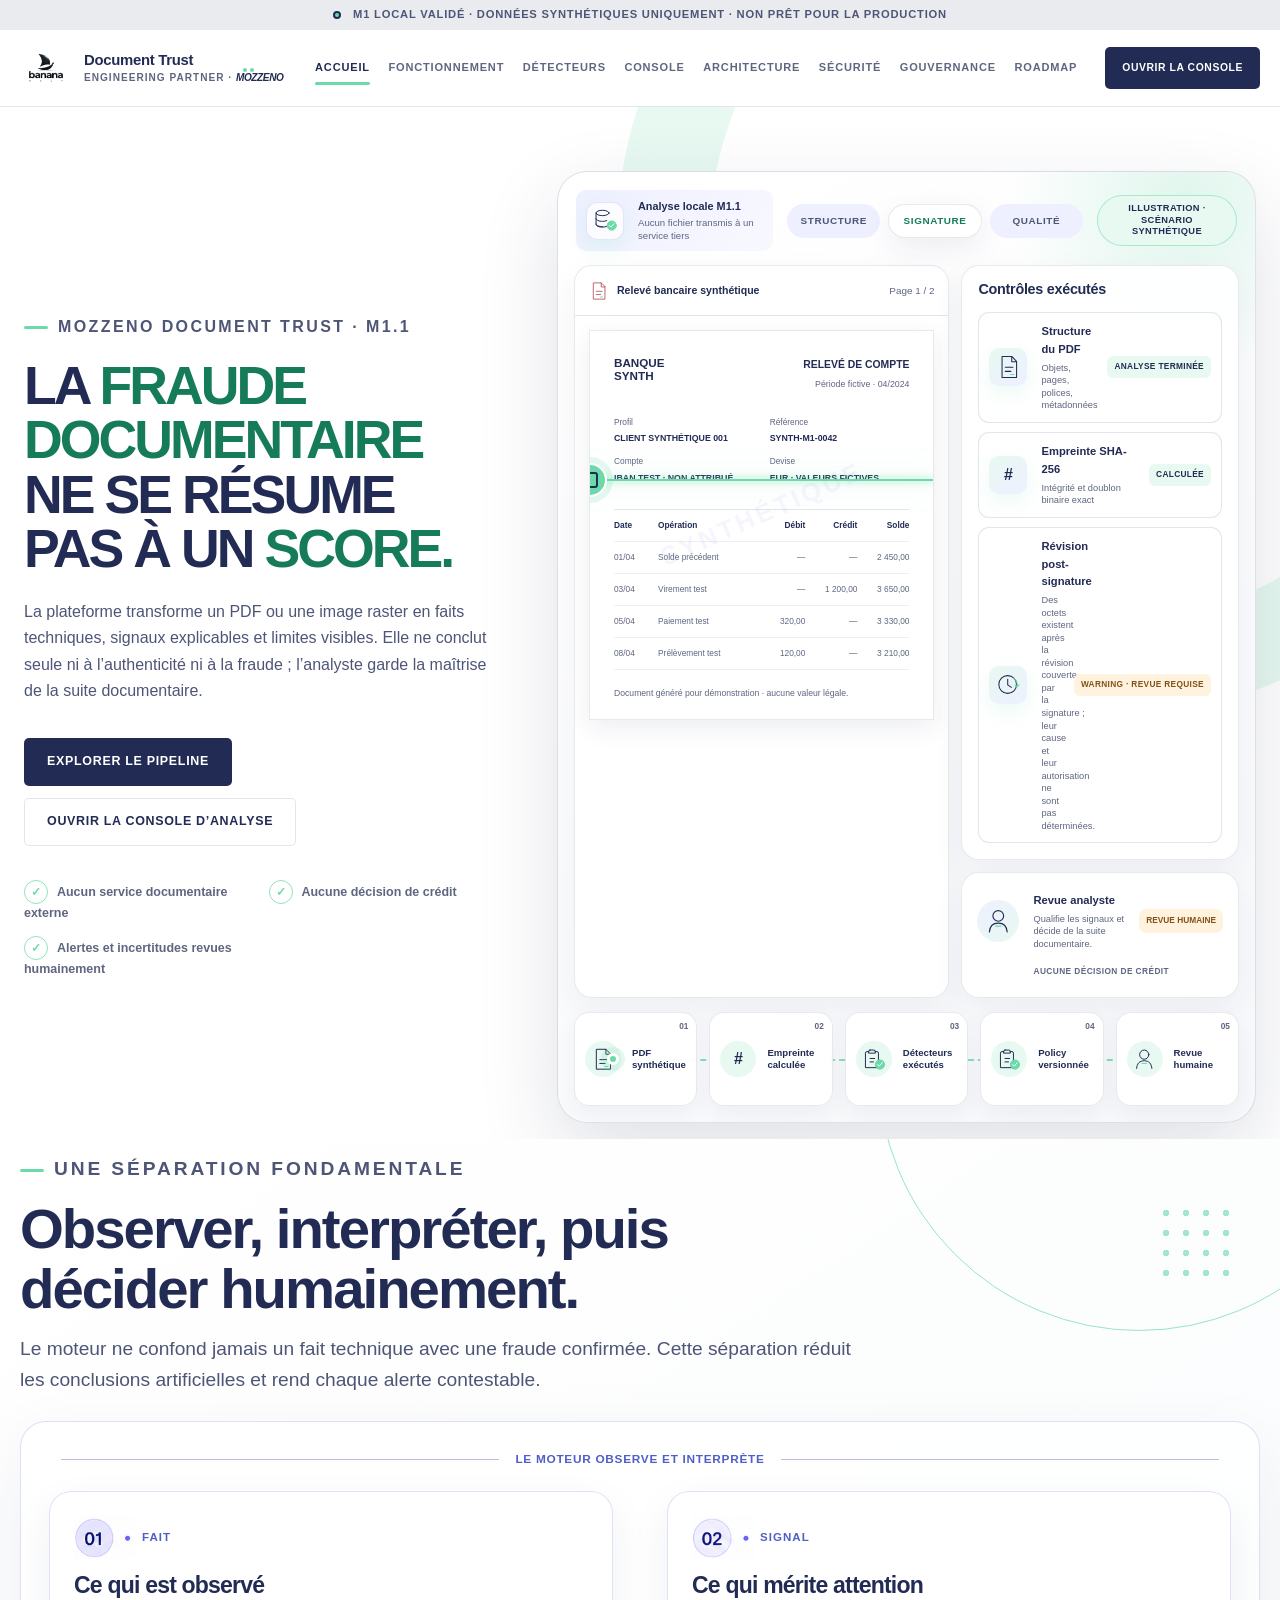
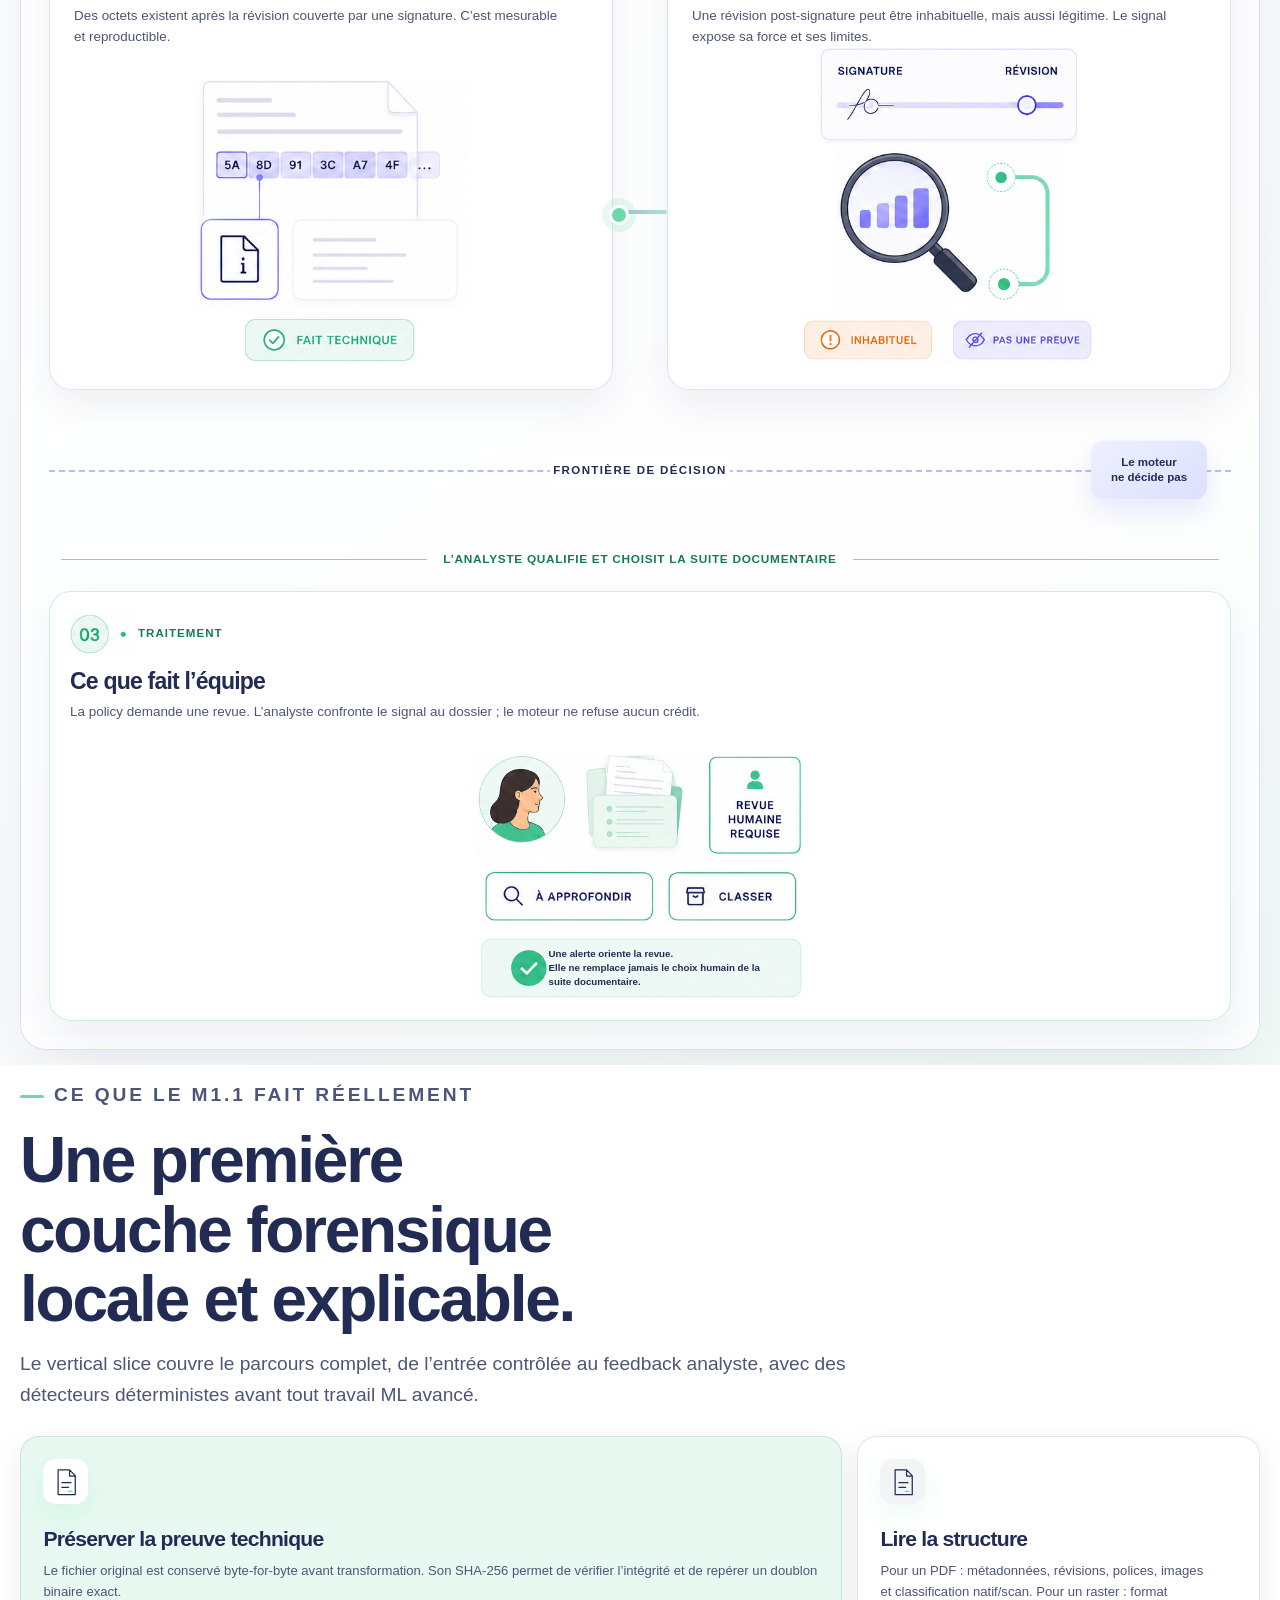
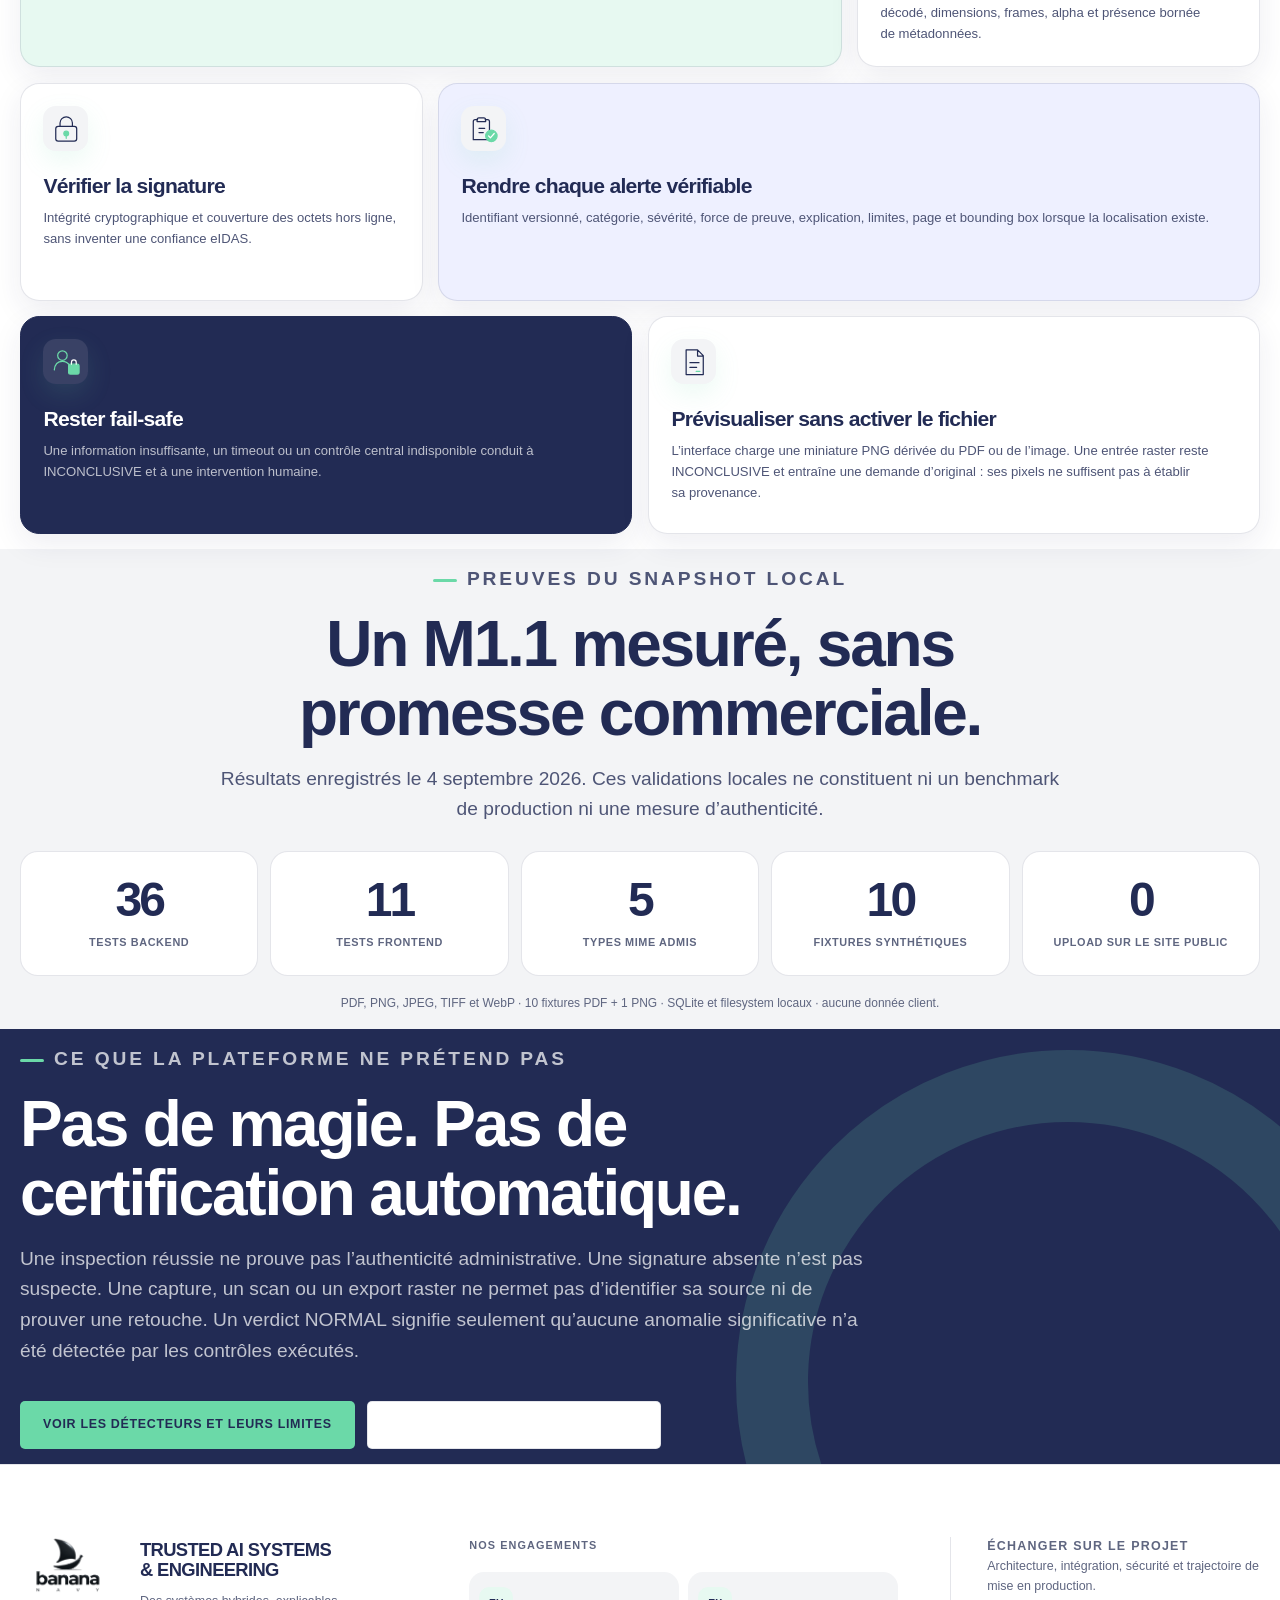
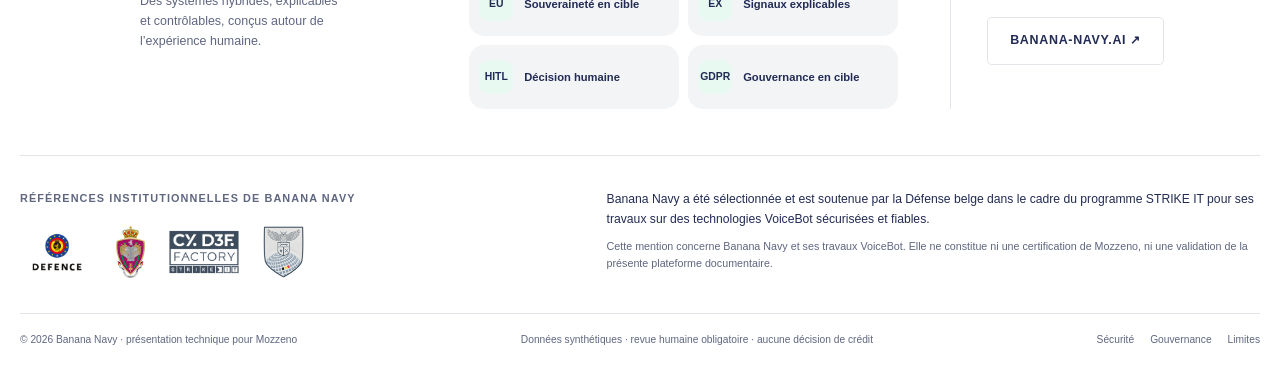
<file: index.html>
<!doctype html>
<html lang="fr">
  <head>
    <meta charset="utf-8">
    <meta name="viewport" content="width=device-width, initial-scale=1">
    <meta http-equiv="Content-Security-Policy" content="default-src 'self'; base-uri 'none'; form-action 'none'; object-src 'none'; connect-src 'none'; img-src 'self' data:; style-src 'self' 'unsafe-inline'; script-src 'self'">
    <meta name="description" content="Présentation du moteur local et explicable d’assistance à la détection de fraude documentaire, conçu pour une trajectoire souveraine chez Mozzeno.">
    <meta name="theme-color" content="#222b54">
    <title>Mozzeno Document Trust · Vue d’ensemble</title>
    <link rel="icon" href="assets/brand/banana-navy-logo.png" type="image/png">
    <link rel="stylesheet" href="assets/styles.css?v=20260904-stack2">
    <script defer src="assets/app.js?v=20260904-stack2"></script>
  </head>
  <body data-page="home">
    <a class="skip-link" href="#contenu">Aller au contenu</a>
    <div data-site-header></div>
    <noscript><div class="noscript-note">Le contenu principal reste lisible. La navigation, les pictogrammes et les interactions nécessitent JavaScript.</div></noscript>

    <main id="contenu">
      <section class="hero">
        <div class="shell hero-shell hero-grid">
          <div class="hero-copy" data-reveal>
            <p class="eyebrow">Mozzeno Document Trust · M1.1</p>
            <h1>La <span class="accent">fraude documentaire</span> ne se résume pas à un <span class="accent">score.</span></h1>
            <p>La plateforme transforme un PDF ou une image raster en faits techniques, signaux explicables et limites visibles. Elle ne conclut seule ni à l’authenticité ni à la fraude&nbsp;; l’analyste garde la maîtrise de la suite documentaire.</p>
            <div class="hero-actions">
              <a class="button button-primary" href="fonctionnement.html">Explorer le pipeline</a>
              <a class="button button-ghost" href="demo.html">Ouvrir la console d’analyse</a>
            </div>
            <div class="trust-line" role="list" aria-label="Principes du système">
              <span role="listitem">Aucun service documentaire externe</span>
              <span role="listitem">Aucune décision de crédit</span>
              <span role="listitem">Alertes et incertitudes revues humainement</span>
            </div>
          </div>

          <figure class="trust-console" aria-labelledby="console-caption" data-reveal>
            <figcaption class="visually-hidden" id="console-caption">Illustration d’un scénario entièrement synthétique : analyse locale d’un relevé fictif, calcul de l’empreinte SHA-256, détection d’un signal à examiner, policy versionnée, puis revue humaine sans décision de crédit.</figcaption>
            <div class="console-toolbar">
              <div class="local-processing">
                <span class="console-icon"><svg aria-hidden="true"><use href="#i-database"></use></svg></span>
                <span><strong>Analyse locale M1.1</strong><small>Aucun fichier transmis à un service tiers</small></span>
              </div>
              <div class="analysis-modes" role="list" aria-label="Axes d’analyse illustrés"><span role="listitem">Structure</span><span class="is-active" role="listitem">Signature</span><span role="listitem">Qualité</span></div>
              <span class="synthetic-chip">Illustration · scénario synthétique</span>
            </div>

            <div class="console-workspace">
              <div class="document-viewer">
                <header class="viewer-head">
                  <span class="viewer-title"><svg aria-hidden="true"><use href="#i-document"></use></svg><strong>Relevé bancaire synthétique</strong></span>
                  <span class="viewer-page">Page 1 / 2</span>
                </header>
                <div class="synthetic-paper" aria-hidden="true">
                  <span class="paper-watermark">SYNTHÉTIQUE</span>
                  <div class="statement-heading"><strong>BANQUE<br>SYNTH</strong><span><b>RELEVÉ DE COMPTE</b><small>Période fictive · 04/2024</small></span></div>
                  <div class="statement-meta">
                    <span><small>Profil</small><b>CLIENT SYNTHÉTIQUE 001</b></span>
                    <span><small>Référence</small><b>SYNTH-M1-0042</b></span>
                    <span><small>Compte</small><b>IBAN TEST · NON ATTRIBUÉ</b></span>
                    <span><small>Devise</small><b>EUR · VALEURS FICTIVES</b></span>
                  </div>
                  <div class="statement-table">
                    <div class="statement-row statement-labels"><span>Date</span><span>Opération</span><span>Débit</span><span>Crédit</span><span>Solde</span></div>
                    <div class="statement-row"><span>01/04</span><span>Solde précédent</span><span>—</span><span>—</span><span>2 450,00</span></div>
                    <div class="statement-row"><span>03/04</span><span>Virement test</span><span>—</span><span>1 200,00</span><span>3 650,00</span></div>
                    <div class="statement-row"><span>05/04</span><span>Paiement test</span><span>320,00</span><span>—</span><span>3 330,00</span></div>
                    <div class="statement-row"><span>08/04</span><span>Prélèvement test</span><span>120,00</span><span>—</span><span>3 210,00</span></div>
                  </div>
                  <p class="paper-disclaimer">Document généré pour démonstration · aucune valeur légale.</p>
                  <span class="scan-beam" aria-hidden="true"><i></i></span>
                </div>
              </div>

              <aside class="signal-board">
                <section class="signal-panel">
                  <h2>Contrôles exécutés</h2>
                  <div class="signal-row">
                    <span class="signal-icon"><svg aria-hidden="true"><use href="#i-document"></use></svg></span>
                    <span><strong>Structure du PDF</strong><small>Objets, pages, polices, métadonnées</small></span>
                    <b class="signal-status done">Analyse terminée</b>
                  </div>
                  <div class="signal-row">
                    <span class="signal-icon hash-icon" aria-hidden="true">#</span>
                    <span><strong>Empreinte SHA-256</strong><small>Intégrité et doublon binaire exact</small></span>
                    <b class="signal-status done">Calculée</b>
                  </div>
                  <div class="signal-row">
                    <span class="signal-icon"><svg aria-hidden="true"><use href="#i-clock"></use></svg></span>
                    <span><strong>Révision post-signature</strong><small>Des octets existent après la révision couverte par la signature&nbsp;; leur cause et leur autorisation ne sont pas déterminées.</small></span>
                    <b class="signal-status review">WARNING · revue requise</b>
                  </div>
                </section>
                <div class="analyst-panel">
                  <span class="analyst-icon"><svg aria-hidden="true"><use href="#i-user"></use></svg></span>
                  <span><strong>Revue analyste</strong><small>Qualifie les signaux et décide de la suite documentaire.</small></span>
                  <b>Revue humaine</b>
                  <p>Aucune décision de crédit</p>
                </div>
              </aside>
            </div>

            <div class="console-pipeline-wrap">
              <ol class="console-pipeline">
                <li><span class="pipeline-icon"><svg aria-hidden="true"><use href="#i-document"></use></svg></span><b>01</b><small>PDF synthétique</small></li>
                <li><span class="pipeline-icon hash-icon">#</span><b>02</b><small>Empreinte calculée</small></li>
                <li><span class="pipeline-icon"><svg aria-hidden="true"><use href="#i-clipboard"></use></svg></span><b>03</b><small>Détecteurs exécutés</small></li>
                <li><span class="pipeline-icon"><svg aria-hidden="true"><use href="#i-clipboard"></use></svg></span><b>04</b><small>Policy versionnée</small></li>
                <li><span class="pipeline-icon"><svg aria-hidden="true"><use href="#i-user"></use></svg></span><b>05</b><small>Revue humaine</small></li>
              </ol>
              <span class="pipeline-runner" aria-hidden="true"></span>
            </div>
          </figure>
        </div>
      </section>

      <section class="section surface-section separation-section" id="separation-moteur-humain">
        <div class="shell">
          <div class="section-head separation-heading" data-reveal>
            <p class="eyebrow">Une séparation fondamentale</p>
            <h2>Observer, interpréter, puis décider humainement.</h2>
            <p>Le moteur ne confond jamais un fait technique avec une fraude confirmée. Cette séparation réduit les conclusions artificielles et rend chaque alerte contestable.</p>
          </div>
          <div class="decision-map" data-reveal>
            <div class="engine-zone">
              <p class="zone-title"><span>Le moteur observe et interprète</span></p>
              <div class="engine-card-grid">
                <article class="separation-card fact-card">
                  <p class="separation-kicker"><b class="number-asset number-01"><span class="visually-hidden">01</span></b><span>Fait</span></p>
                  <h3>Ce qui est observé</h3>
                  <p>Des octets existent après la révision couverte par une signature. C’est mesurable et reproductible.</p>
                  <div class="fact-visual visual-kit-slice" aria-hidden="true"></div>
                  <div class="fact-qualifier visual-kit-slice" aria-hidden="true"></div>
                </article>

                <article class="separation-card signal-card">
                  <p class="separation-kicker"><b class="number-asset number-02"><span class="visually-hidden">02</span></b><span>Signal</span></p>
                  <h3>Ce qui mérite attention</h3>
                  <p>Une révision post-signature peut être inhabituelle, mais aussi légitime. Le signal expose sa force et ses limites.</p>
                  <div class="signal-visual" aria-hidden="true">
                    <span class="signal-signature visual-kit-slice"></span>
                    <span class="signal-inspection visual-kit-slice"></span>
                  </div>
                  <div class="signal-qualifiers" role="list" aria-label="Qualification du signal">
                    <span class="visually-hidden" role="listitem">Inhabituel</span><span class="visually-hidden" role="listitem">Pas une preuve</span>
                  </div>
                </article>
              </div>
            </div>

            <aside class="decision-boundary" aria-label="Frontière entre le moteur d’analyse et la décision humaine">
              <span>Frontière de décision</span>
              <strong>Le moteur<br>ne décide pas</strong>
            </aside>

            <div class="human-zone">
              <p class="zone-title"><span>L’analyste qualifie et choisit la suite documentaire</span></p>
              <article class="separation-card treatment-card">
                <p class="separation-kicker"><b class="number-asset number-03"><span class="visually-hidden">03</span></b><span>Traitement</span></p>
                <h3>Ce que fait l’équipe</h3>
                <p>La policy demande une revue. L’analyste confronte le signal au dossier&nbsp;; le moteur ne refuse aucun crédit.</p>
                <div class="human-review-visual visual-kit-slice" aria-hidden="true"></div>
                <p class="visually-hidden">L’analyste consulte le dossier et effectue la revue humaine requise.</p>
                <div class="review-options" role="list" aria-label="Suites documentaires possibles">
                  <span class="visually-hidden" role="listitem">À approfondir</span>
                  <span class="visually-hidden" role="listitem">Classer</span>
                </div>
                <p class="human-rule"><span>Une alerte oriente la revue.<br>Elle ne remplace jamais le choix humain de la suite documentaire.</span></p>
              </article>
            </div>
          </div>
        </div>
      </section>

      <section class="section">
        <div class="shell">
          <div class="section-head" data-reveal>
            <p class="eyebrow">Ce que le M1.1 fait réellement</p>
            <h2>Une première couche forensique locale et explicable.</h2>
            <p>Le vertical slice couvre le parcours complet, de l’entrée contrôlée au feedback analyste, avec des détecteurs déterministes avant tout travail ML avancé.</p>
          </div>
          <div class="bento-grid">
            <article class="bento wide mint" data-reveal>
              <span class="card-icon" aria-hidden="true"><svg viewBox="0 0 64 64"><use href="#i-document"></use></svg></span>
              <h3>Préserver la preuve technique</h3>
              <p>Le fichier original est conservé byte-for-byte avant transformation. Son SHA-256 permet de vérifier l’intégrité et de repérer un doublon binaire exact.</p>
            </article>
            <article class="bento" data-reveal>
              <span class="card-icon" aria-hidden="true"><svg viewBox="0 0 64 64"><use href="#i-document"></use></svg></span>
              <h3>Lire la structure</h3>
              <p>Pour un PDF&nbsp;: métadonnées, révisions, polices, images et classification natif/scan. Pour un raster&nbsp;: format décodé, dimensions, frames, alpha et présence bornée de métadonnées.</p>
            </article>
            <article class="bento" data-reveal>
              <span class="card-icon" aria-hidden="true"><svg viewBox="0 0 64 64"><use href="#i-lock"></use></svg></span>
              <h3>Vérifier la signature</h3>
              <p>Intégrité cryptographique et couverture des octets hors ligne, sans inventer une confiance eIDAS.</p>
            </article>
            <article class="bento wide purple" data-reveal>
              <span class="card-icon" aria-hidden="true"><svg viewBox="0 0 64 64"><use href="#i-clipboard"></use></svg></span>
              <h3>Rendre chaque alerte vérifiable</h3>
              <p>Identifiant versionné, catégorie, sévérité, force de preuve, explication, limites, page et bounding box lorsque la localisation existe.</p>
            </article>
            <article class="bento half navy" data-reveal>
              <span class="card-icon" aria-hidden="true"><svg viewBox="0 0 64 64"><use href="#i-user-lock"></use></svg></span>
              <h3>Rester fail-safe</h3>
              <p>Une information insuffisante, un timeout ou un contrôle central indisponible conduit à INCONCLUSIVE et à une intervention humaine.</p>
            </article>
            <article class="bento half" data-reveal>
              <span class="card-icon" aria-hidden="true"><svg viewBox="0 0 64 64"><use href="#i-document"></use></svg></span>
              <h3>Prévisualiser sans activer le fichier</h3>
              <p>L’interface charge une miniature PNG dérivée du PDF ou de l’image. Une entrée raster reste INCONCLUSIVE et entraîne une demande d’original&nbsp;: ses pixels ne suffisent pas à établir sa provenance.</p>
            </article>
          </div>
        </div>
      </section>

      <section class="section surface-section">
        <div class="shell">
          <div class="section-head centered" data-reveal>
            <p class="eyebrow">Preuves du snapshot local</p>
            <h2>Un M1.1 mesuré, sans promesse commerciale.</h2>
            <p>Résultats enregistrés le 4 septembre 2026. Ces validations locales ne constituent ni un benchmark de production ni une mesure d’authenticité.</p>
          </div>
          <div class="metric-grid" data-reveal>
            <div class="metric"><strong data-count="40">40</strong><span>tests backend</span></div>
            <div class="metric"><strong data-count="12">12</strong><span>tests frontend</span></div>
            <div class="metric"><strong data-count="5">5</strong><span>types MIME admis</span></div>
            <div class="metric"><strong data-count="11">11</strong><span>fixtures synthétiques</span></div>
            <div class="metric"><strong data-count="0">0</strong><span>upload sur le site public</span></div>
          </div>
          <p class="metric-note">PDF, PNG, JPEG, TIFF et WebP · 10 fixtures PDF + 1 PNG · SQLite et filesystem locaux · aucune donnée client.</p>
        </div>
      </section>

      <section class="section navy-section">
        <div class="shell" style="position:relative;z-index:1">
          <div class="section-head" data-reveal>
            <p class="eyebrow">Ce que la plateforme ne prétend pas</p>
            <h2>Pas de magie. Pas de certification automatique.</h2>
            <p>Une inspection réussie ne prouve pas l’authenticité administrative. Une signature absente n’est pas suspecte. Une capture, un scan ou un export raster ne permet pas d’identifier sa source ni de prouver une retouche. Un verdict NORMAL signifie seulement qu’aucune anomalie significative n’a été détectée par les contrôles exécutés.</p>
          </div>
          <div class="hero-actions" data-reveal>
            <a class="button button-mint" href="detecteurs.html">Voir les détecteurs et leurs limites</a>
            <a class="button button-ghost" href="roadmap.html">Distinguer livré, cible et gates</a>
          </div>
        </div>
      </section>
    </main>

    <div data-site-footer></div>
  </body>
</html>
</file>
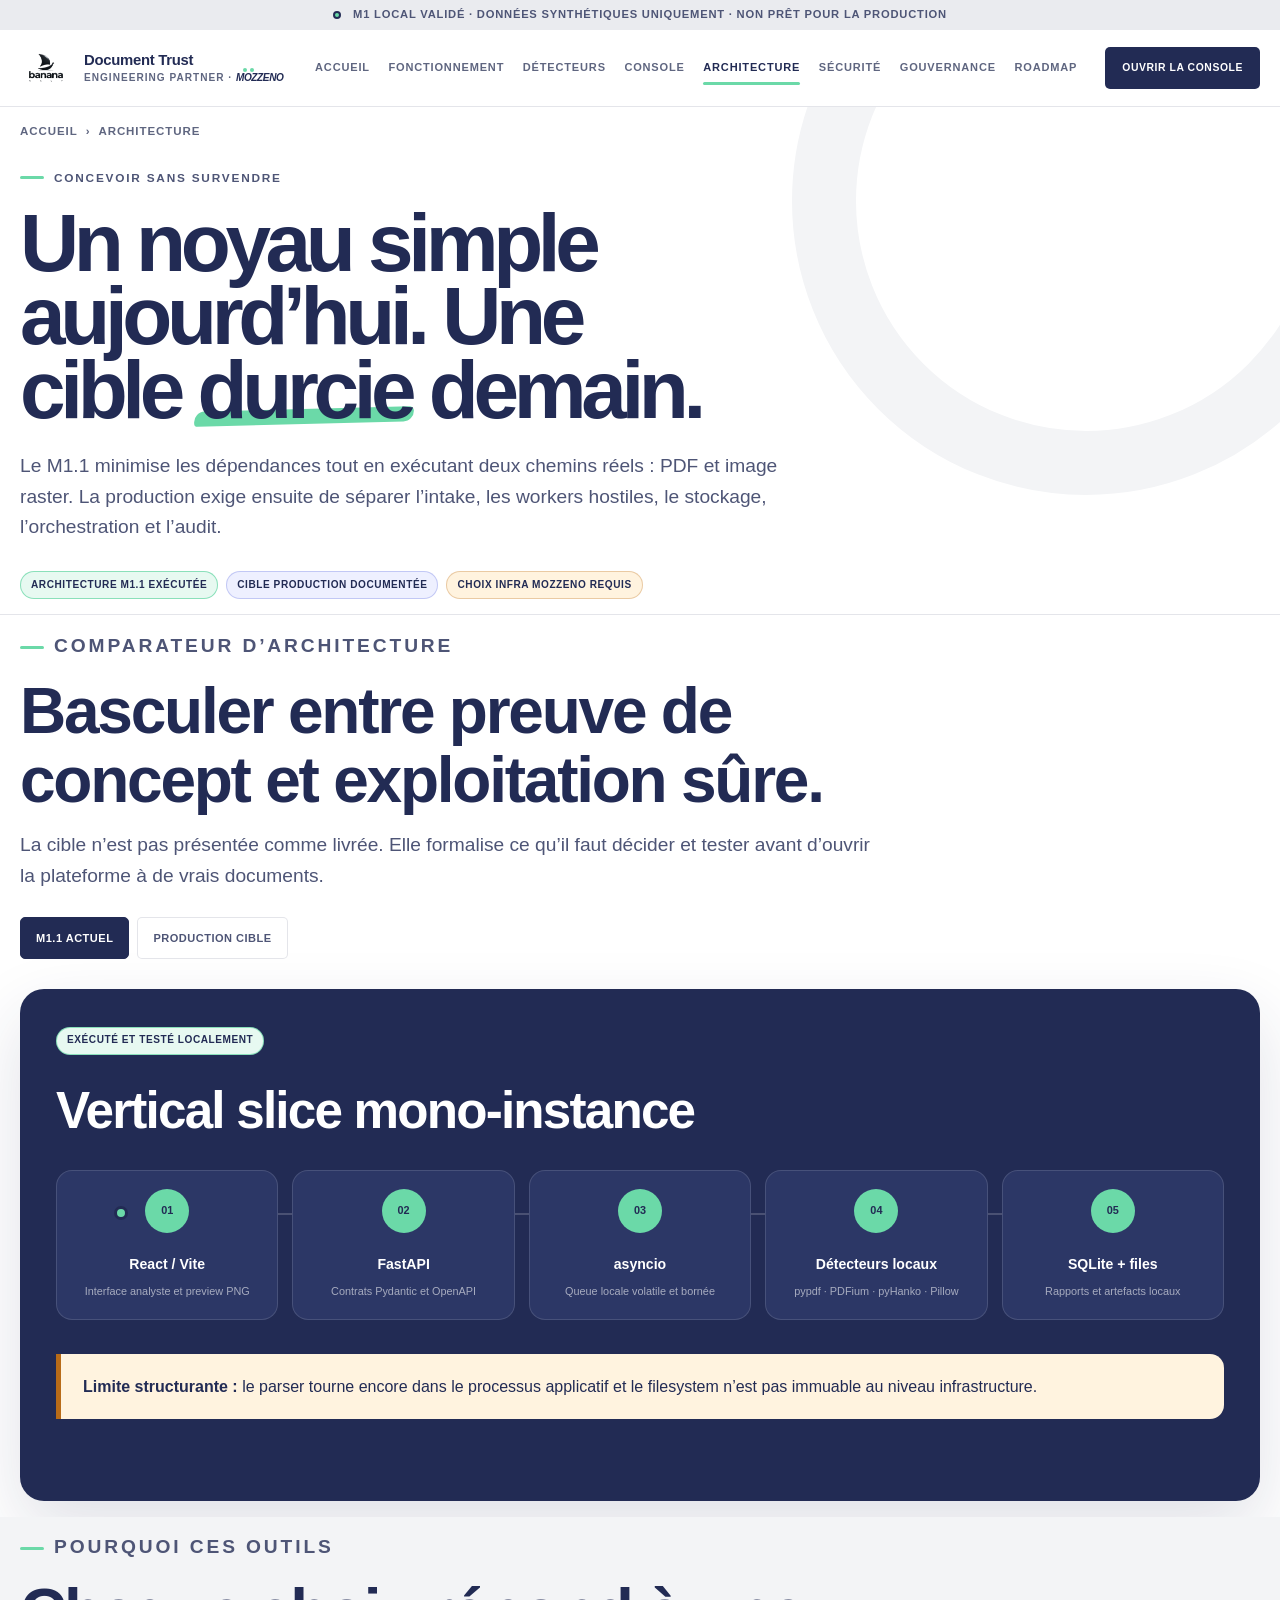
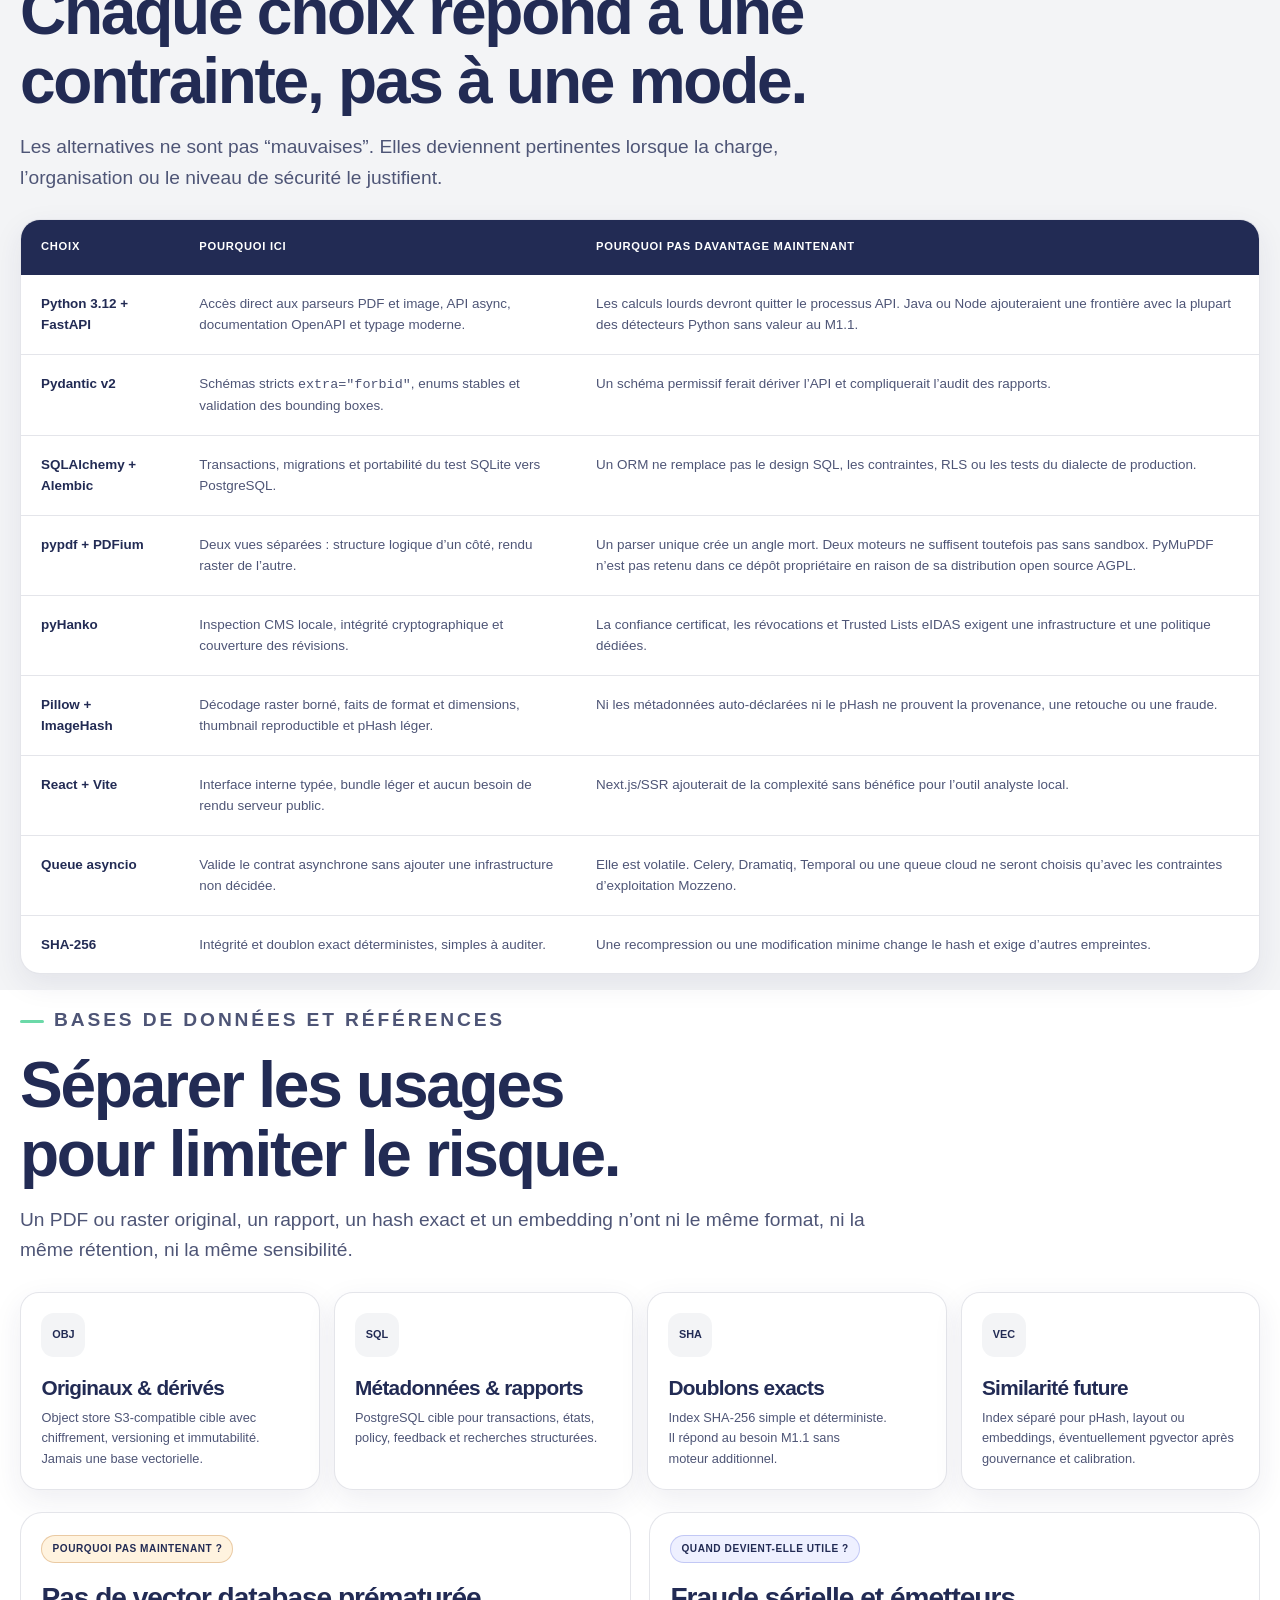
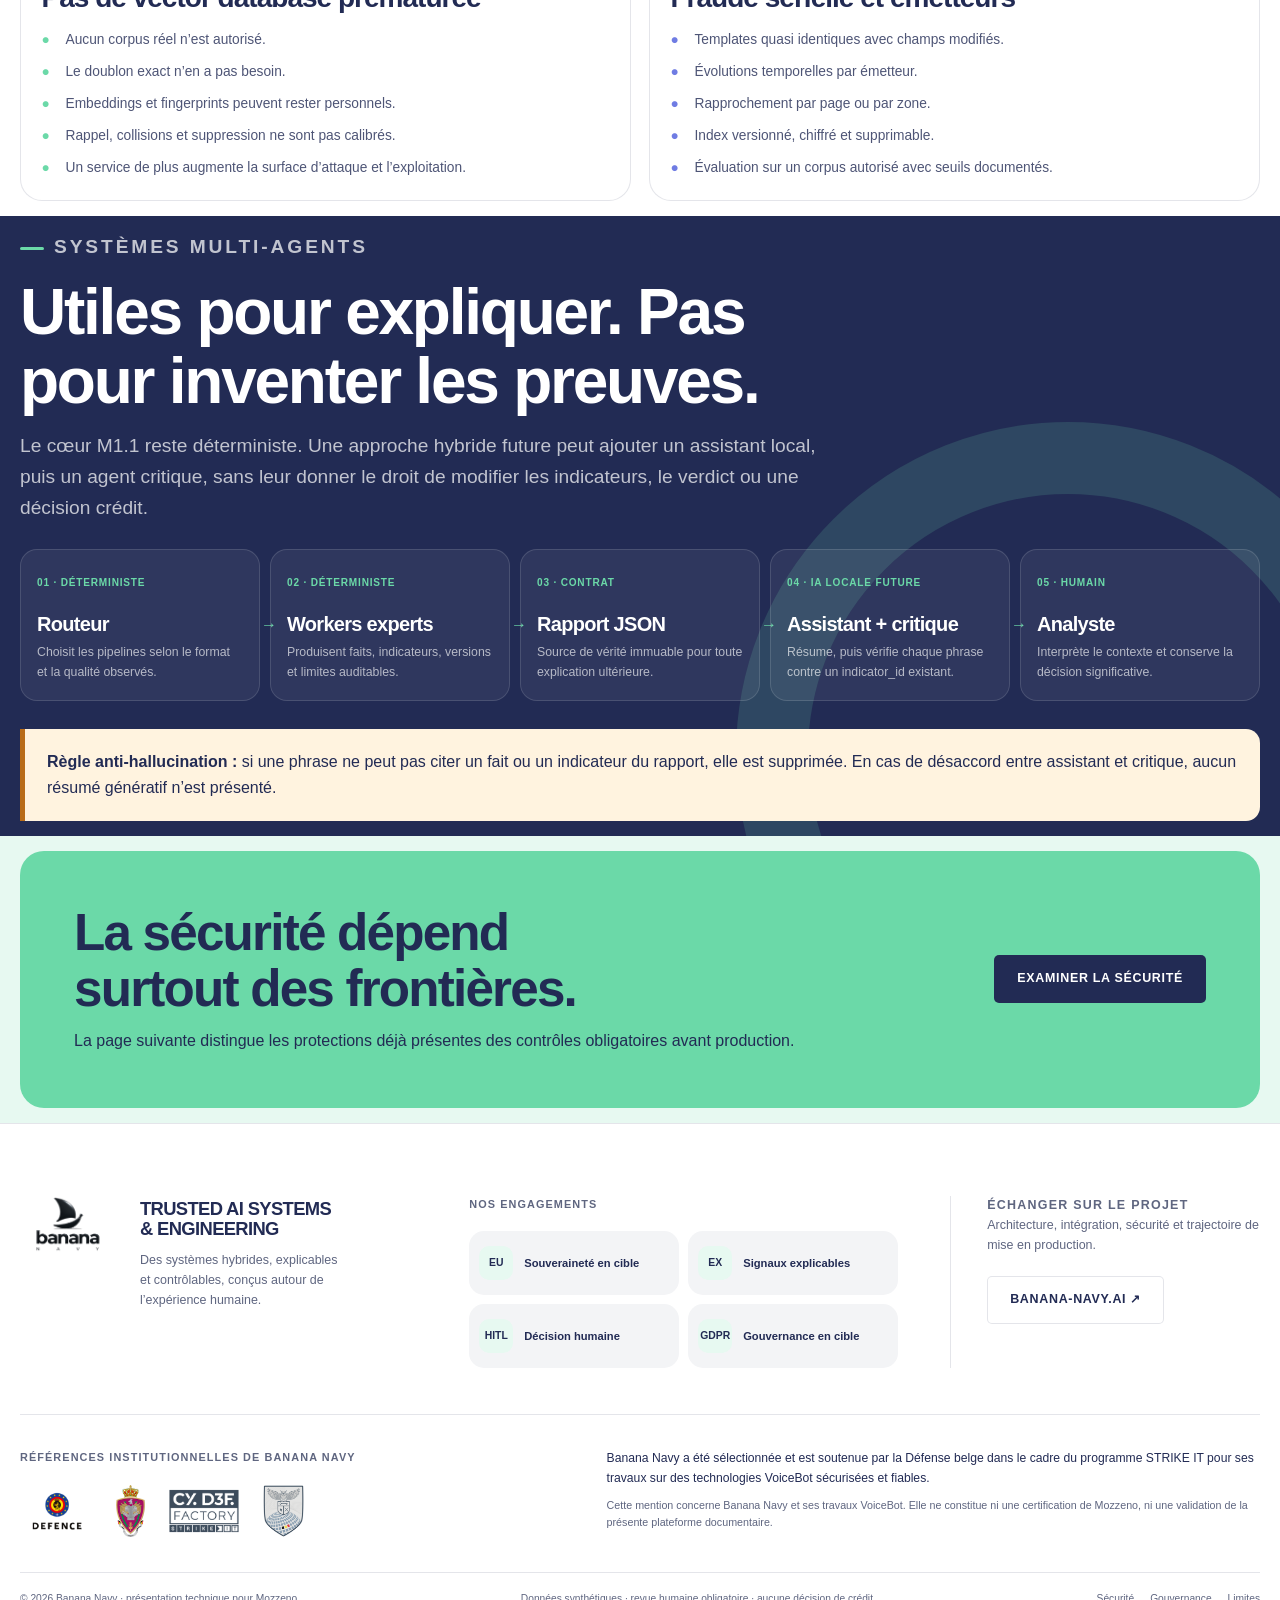
<file: architecture.html>
<!doctype html>
<html lang="fr">
  <head>
    <meta charset="utf-8">
    <meta name="viewport" content="width=device-width, initial-scale=1">
    <meta http-equiv="Content-Security-Policy" content="default-src 'self'; base-uri 'none'; form-action 'none'; object-src 'none'; connect-src 'none'; img-src 'self' data:; style-src 'self' 'unsafe-inline'; script-src 'self'">
    <meta name="description" content="Architecture actuelle, cible de production, choix techniques, bases de références et approche hybride de Mozzeno Document Trust.">
    <meta name="theme-color" content="#222b54">
    <title>Architecture · Mozzeno Document Trust</title>
    <link rel="icon" href="assets/brand/banana-navy-logo.png" type="image/png">
    <link rel="stylesheet" href="assets/styles.css?v=20260904-stack2">
    <script defer src="assets/app.js?v=20260904-stack2"></script>
  </head>
  <body data-page="architecture">
    <a class="skip-link" href="#contenu">Aller au contenu</a>
    <div data-site-header></div>
    <noscript><div class="noscript-note">Les deux architectures sont décrites dans le texte. Le comparateur visuel nécessite JavaScript.</div></noscript>

    <main id="contenu">
      <section class="subhero">
        <div class="shell">
          <nav class="breadcrumb" aria-label="Fil d’Ariane"><a href="index.html">Accueil</a><span>›</span><span>Architecture</span></nav>
          <p class="eyebrow" style="margin-top:28px">Concevoir sans survendre</p>
          <h1>Un noyau simple aujourd’hui. Une cible <span class="accent">durcie</span> demain.</h1>
          <p class="lead">Le M1.1 minimise les dépendances tout en exécutant deux chemins réels&nbsp;: PDF et image raster. La production exige ensuite de séparer l’intake, les workers hostiles, le stockage, l’orchestration et l’audit.</p>
          <div class="status-pills"><span class="pill pill-delivered">Architecture M1.1 exécutée</span><span class="pill pill-target">Cible production documentée</span><span class="pill pill-gate">Choix infra Mozzeno requis</span></div>
        </div>
      </section>

      <section class="section">
        <div class="shell">
          <div class="section-head" data-reveal>
            <p class="eyebrow">Comparateur d’architecture</p>
            <h2>Basculer entre preuve de concept et exploitation sûre.</h2>
            <p>La cible n’est pas présentée comme livrée. Elle formalise ce qu’il faut décider et tester avant d’ouvrir la plateforme à de vrais documents.</p>
          </div>
          <div class="view-switch" role="group" aria-label="Choisir l’architecture" data-reveal>
            <button class="switch-button" type="button" aria-pressed="true" data-architecture-switch="current">M1.1 actuel</button>
            <button class="switch-button" type="button" aria-pressed="false" data-architecture-switch="target">Production cible</button>
          </div>
          <div class="architecture-stage" data-reveal>
            <div class="architecture-view" data-architecture-view="current">
              <span class="pill pill-delivered">Exécuté et testé localement</span>
              <h2 style="margin:28px 0 0;font-size:clamp(2rem,4vw,3.6rem)">Vertical slice mono-instance</h2>
              <div class="arch-flow">
                <span class="arch-packet" aria-hidden="true"></span>
                <article class="arch-node"><b>01</b><strong>React / Vite</strong><small>Interface analyste et preview PNG</small></article>
                <article class="arch-node"><b>02</b><strong>FastAPI</strong><small>Contrats Pydantic et OpenAPI</small></article>
                <article class="arch-node"><b>03</b><strong>asyncio</strong><small>Queue locale volatile et bornée</small></article>
                <article class="arch-node"><b>04</b><strong>Détecteurs locaux</strong><small>pypdf · PDFium · pyHanko · Pillow</small></article>
                <article class="arch-node"><b>05</b><strong>SQLite + files</strong><small>Rapports et artefacts locaux</small></article>
              </div>
              <div class="callout warning" style="margin-top:34px;color:var(--navy)"><p><strong>Limite structurante :</strong> le parser tourne encore dans le processus applicatif et le filesystem n’est pas immuable au niveau infrastructure.</p></div>
            </div>
            <div class="architecture-view" data-architecture-view="target" hidden>
              <span class="pill pill-target">Design requis avant production</span>
              <h2 style="margin:28px 0 0;font-size:clamp(2rem,4vw,3.6rem)">Services isolés et auditables</h2>
              <div class="arch-flow">
                <span class="arch-packet" aria-hidden="true"></span>
                <article class="arch-node"><b>01</b><strong>Gateway OIDC</strong><small>MFA, RBAC, quotas et autorisation par objet</small></article>
                <article class="arch-node"><b>02</b><strong>Intake + Object Lock</strong><small>Quarantaine, antivirus et original immuable</small></article>
                <article class="arch-node"><b>03</b><strong>Workflow durable</strong><small>Idempotence, retry borné et DLQ</small></article>
                <article class="arch-node"><b>04</b><strong>Workers sandboxés</strong><small>Non privilégiés, éphémères, sans egress</small></article>
                <article class="arch-node"><b>05</b><strong>PostgreSQL + WORM</strong><small>Rapports, index gouvernés et audit</small></article>
              </div>
              <div class="callout" style="margin-top:34px;color:var(--navy)"><p><strong>Condition :</strong> choix des produits, région, rétention, RPO/RTO et tests de restauration doivent être décidés avec Platform, Security et DPO.</p></div>
            </div>
          </div>
        </div>
      </section>

      <section class="section surface-section">
        <div class="shell">
          <div class="section-head" data-reveal>
            <p class="eyebrow">Pourquoi ces outils</p>
            <h2>Chaque choix répond à une contrainte, pas à une mode.</h2>
            <p>Les alternatives ne sont pas “mauvaises”. Elles deviennent pertinentes lorsque la charge, l’organisation ou le niveau de sécurité le justifient.</p>
          </div>
          <table class="choice-table" data-reveal>
            <thead><tr><th>Choix</th><th>Pourquoi ici</th><th>Pourquoi pas davantage maintenant</th></tr></thead>
            <tbody>
              <tr><td>Python 3.12 + FastAPI</td><td>Accès direct aux parseurs PDF et image, API async, documentation OpenAPI et typage moderne.</td><td>Les calculs lourds devront quitter le processus API. Java ou Node ajouteraient une frontière avec la plupart des détecteurs Python sans valeur au M1.1.</td></tr>
              <tr><td>Pydantic v2</td><td>Schémas stricts <code>extra="forbid"</code>, enums stables et validation des bounding boxes.</td><td>Un schéma permissif ferait dériver l’API et compliquerait l’audit des rapports.</td></tr>
              <tr><td>SQLAlchemy + Alembic</td><td>Transactions, migrations et portabilité du test SQLite vers PostgreSQL.</td><td>Un ORM ne remplace pas le design SQL, les contraintes, RLS ou les tests du dialecte de production.</td></tr>
              <tr><td>pypdf + PDFium</td><td>Deux vues séparées : structure logique d’un côté, rendu raster de l’autre.</td><td>Un parser unique crée un angle mort. Deux moteurs ne suffisent toutefois pas sans sandbox. PyMuPDF n’est pas retenu dans ce dépôt propriétaire en raison de sa distribution open source AGPL.</td></tr>
              <tr><td>pyHanko</td><td>Inspection CMS locale, intégrité cryptographique et couverture des révisions.</td><td>La confiance certificat, les révocations et Trusted Lists eIDAS exigent une infrastructure et une politique dédiées.</td></tr>
              <tr><td>Pillow + ImageHash</td><td>Décodage raster borné, faits de format et dimensions, thumbnail reproductible et pHash léger.</td><td>Ni les métadonnées auto-déclarées ni le pHash ne prouvent la provenance, une retouche ou une fraude.</td></tr>
              <tr><td>React + Vite</td><td>Interface interne typée, bundle léger et aucun besoin de rendu serveur public.</td><td>Next.js/SSR ajouterait de la complexité sans bénéfice pour l’outil analyste local.</td></tr>
              <tr><td>Queue asyncio</td><td>Valide le contrat asynchrone sans ajouter une infrastructure non décidée.</td><td>Elle est volatile. Celery, Dramatiq, Temporal ou une queue cloud ne seront choisis qu’avec les contraintes d’exploitation Mozzeno.</td></tr>
              <tr><td>SHA-256</td><td>Intégrité et doublon exact déterministes, simples à auditer.</td><td>Une recompression ou une modification minime change le hash et exige d’autres empreintes.</td></tr>
            </tbody>
          </table>
        </div>
      </section>

      <section class="section">
        <div class="shell">
          <div class="section-head" data-reveal>
            <p class="eyebrow">Bases de données et références</p>
            <h2>Séparer les usages pour limiter le risque.</h2>
            <p>Un PDF ou raster original, un rapport, un hash exact et un embedding n’ont ni le même format, ni la même rétention, ni la même sensibilité.</p>
          </div>
          <div class="storage-grid">
            <article class="storage-card" data-reveal><b>OBJ</b><h3>Originaux &amp; dérivés</h3><p>Object store S3-compatible cible avec chiffrement, versioning et immutabilité. Jamais une base vectorielle.</p></article>
            <article class="storage-card" data-reveal><b>SQL</b><h3>Métadonnées &amp; rapports</h3><p>PostgreSQL cible pour transactions, états, policy, feedback et recherches structurées.</p></article>
            <article class="storage-card" data-reveal><b>SHA</b><h3>Doublons exacts</h3><p>Index SHA-256 simple et déterministe. Il répond au besoin M1.1 sans moteur additionnel.</p></article>
            <article class="storage-card" data-reveal><b>VEC</b><h3>Similarité future</h3><p>Index séparé pour pHash, layout ou embeddings, éventuellement pgvector après gouvernance et calibration.</p></article>
          </div>
          <div class="comparison-grid" style="margin-top:22px">
            <article class="comparison-card" data-reveal><span class="pill pill-warning">Pourquoi pas maintenant ?</span><h3>Pas de vector database prématurée</h3><ul><li>Aucun corpus réel n’est autorisé.</li><li>Le doublon exact n’en a pas besoin.</li><li>Embeddings et fingerprints peuvent rester personnels.</li><li>Rappel, collisions et suppression ne sont pas calibrés.</li><li>Un service de plus augmente la surface d’attaque et l’exploitation.</li></ul></article>
            <article class="comparison-card target" data-reveal><span class="pill pill-target">Quand devient-elle utile ?</span><h3>Fraude sérielle et émetteurs</h3><ul><li>Templates quasi identiques avec champs modifiés.</li><li>Évolutions temporelles par émetteur.</li><li>Rapprochement par page ou par zone.</li><li>Index versionné, chiffré et supprimable.</li><li>Évaluation sur un corpus autorisé avec seuils documentés.</li></ul></article>
          </div>
        </div>
      </section>

      <section class="section navy-section">
        <div class="shell" style="position:relative;z-index:1">
          <div class="section-head" data-reveal>
            <p class="eyebrow">Systèmes multi-agents</p>
            <h2>Utiles pour expliquer. Pas pour inventer les preuves.</h2>
            <p>Le cœur M1.1 reste déterministe. Une approche hybride future peut ajouter un assistant local, puis un agent critique, sans leur donner le droit de modifier les indicateurs, le verdict ou une décision crédit.</p>
          </div>
          <div class="hybrid-flow" data-reveal>
            <article class="hybrid-node"><b>01 · Déterministe</b><h3>Routeur</h3><p>Choisit les pipelines selon le format et la qualité observés.</p></article>
            <article class="hybrid-node"><b>02 · Déterministe</b><h3>Workers experts</h3><p>Produisent faits, indicateurs, versions et limites auditables.</p></article>
            <article class="hybrid-node"><b>03 · Contrat</b><h3>Rapport JSON</h3><p>Source de vérité immuable pour toute explication ultérieure.</p></article>
            <article class="hybrid-node"><b>04 · IA locale future</b><h3>Assistant + critique</h3><p>Résume, puis vérifie chaque phrase contre un indicator_id existant.</p></article>
            <article class="hybrid-node"><b>05 · Humain</b><h3>Analyste</h3><p>Interprète le contexte et conserve la décision significative.</p></article>
          </div>
          <div class="callout warning" style="margin-top:28px;color:var(--navy)" data-reveal><p><strong>Règle anti-hallucination :</strong> si une phrase ne peut pas citer un fait ou un indicateur du rapport, elle est supprimée. En cas de désaccord entre assistant et critique, aucun résumé génératif n’est présenté.</p></div>
        </div>
      </section>

      <section class="section-compact mint-section">
        <div class="shell decision-banner" data-reveal>
          <div><h2>La sécurité dépend surtout des frontières.</h2><p>La page suivante distingue les protections déjà présentes des contrôles obligatoires avant production.</p></div>
          <a class="button button-primary" href="securite.html">Examiner la sécurité</a>
        </div>
      </section>
    </main>

    <div data-site-footer></div>
  </body>
</html>
</file>
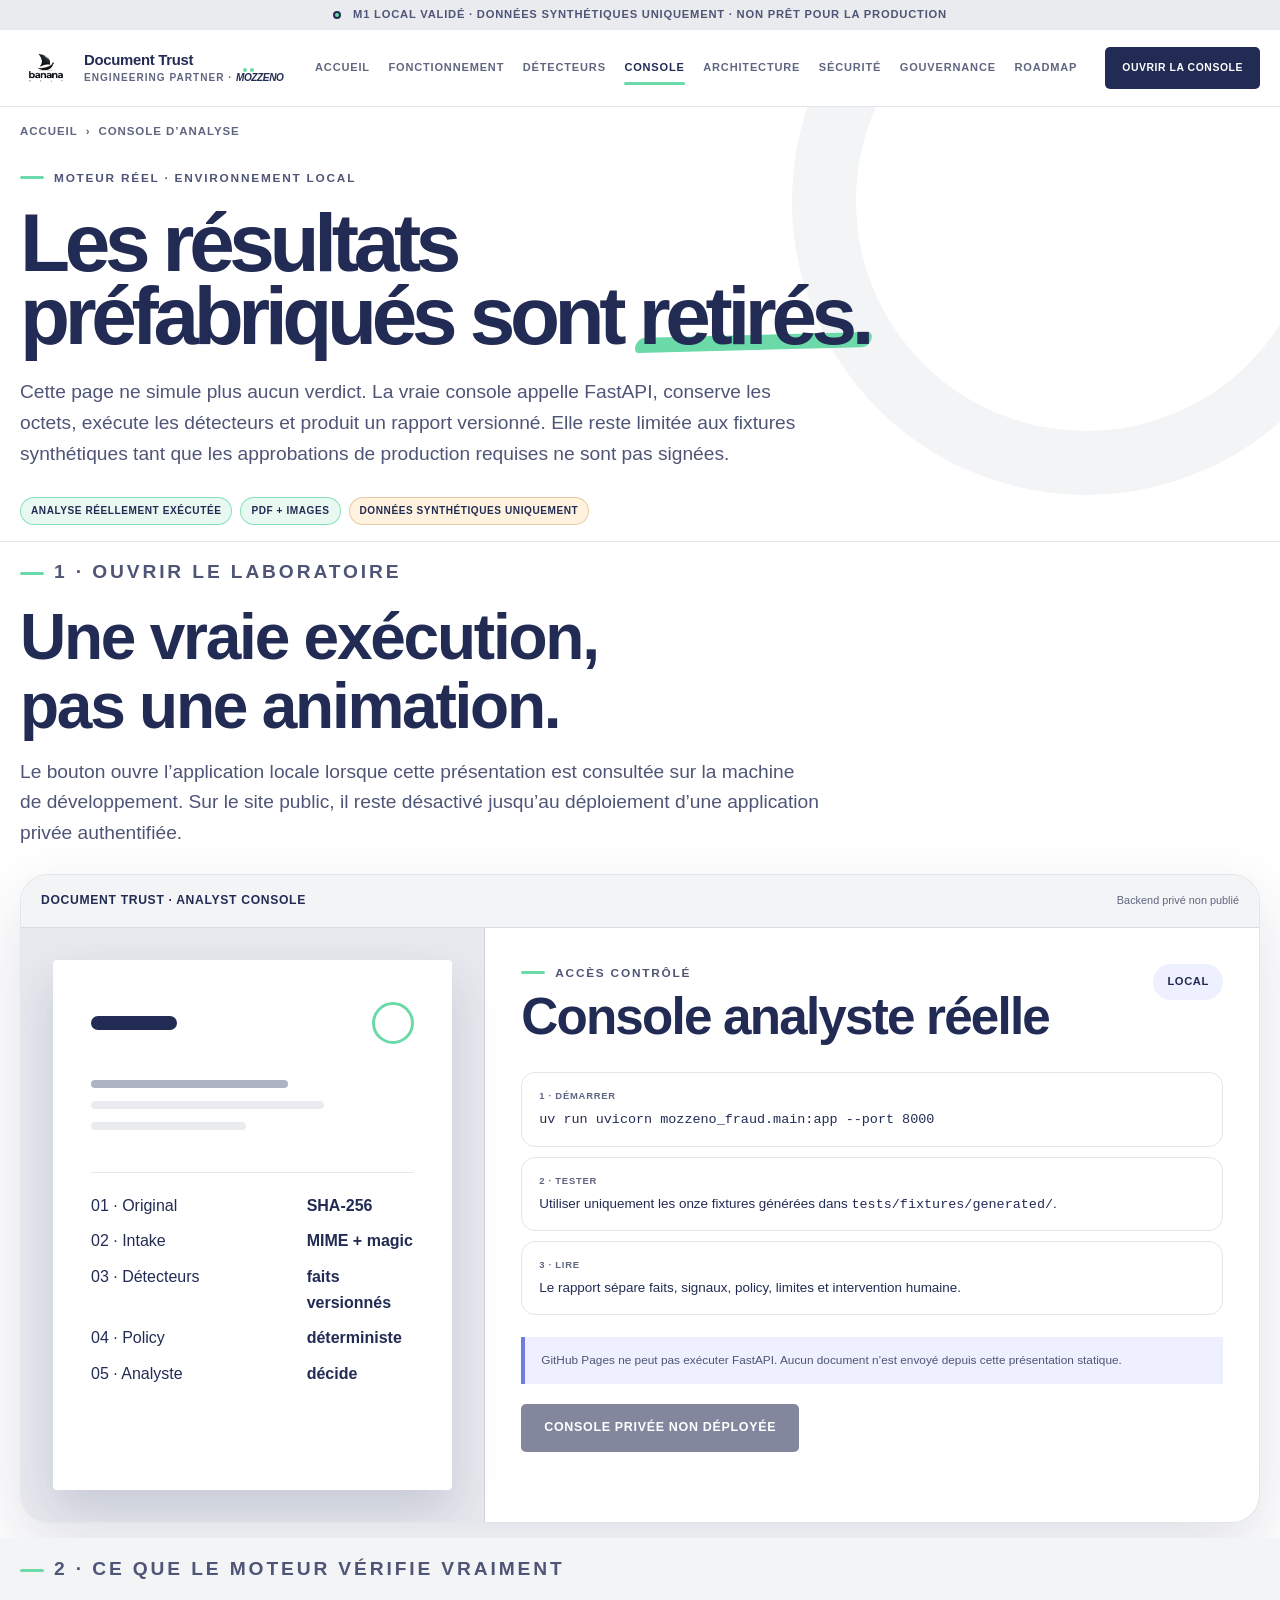
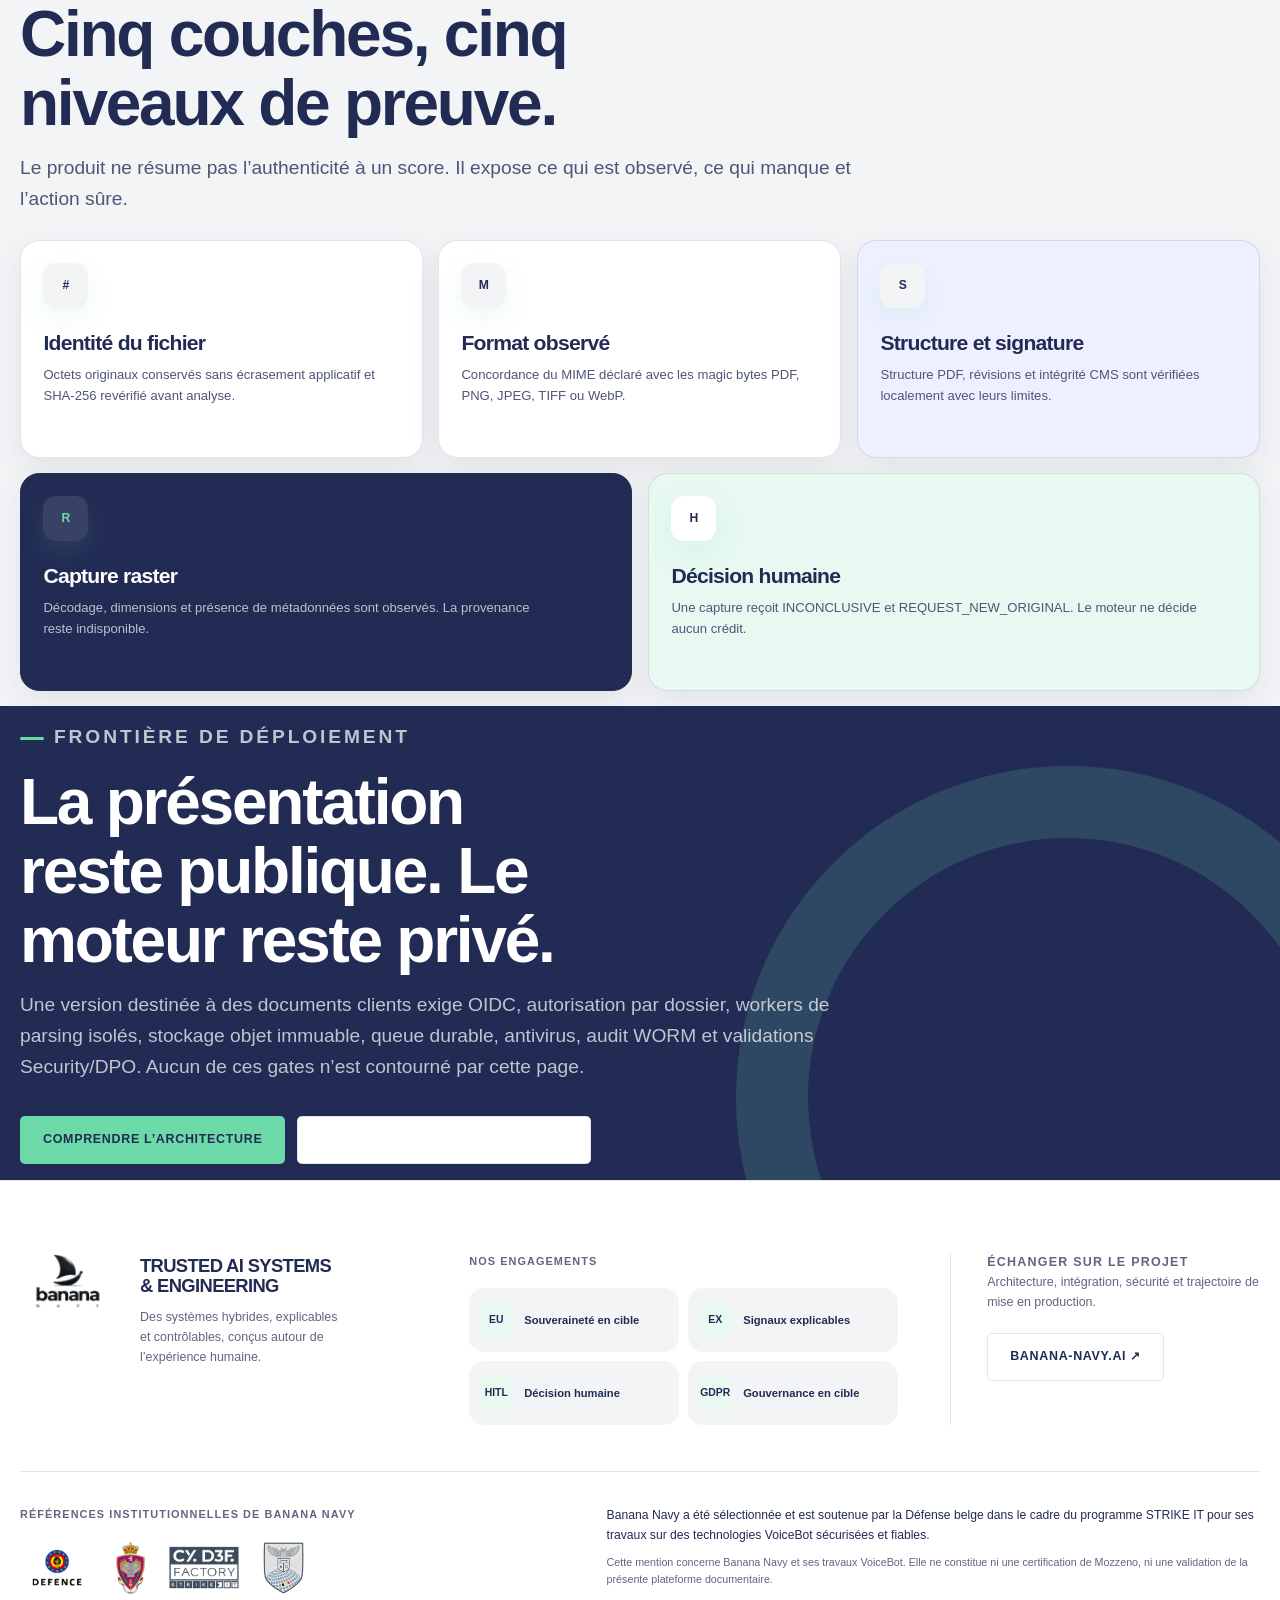
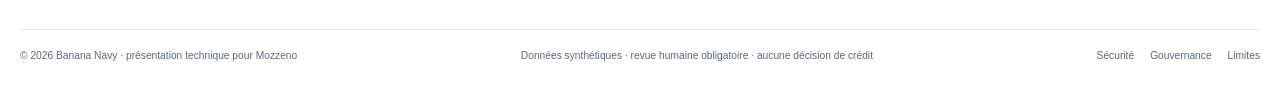
<file: demo.html>
<!doctype html>
<html lang="fr">
  <head>
    <meta charset="utf-8">
    <meta name="viewport" content="width=device-width, initial-scale=1">
    <meta http-equiv="Content-Security-Policy" content="default-src 'self'; base-uri 'none'; form-action 'none'; object-src 'none'; connect-src 'none'; img-src 'self' data:; style-src 'self' 'unsafe-inline'; script-src 'self'">
    <meta name="description" content="Accès à la console d’analyse réelle locale de Mozzeno Document Trust.">
    <meta name="theme-color" content="#222b54">
    <title>Console d’analyse · Mozzeno Document Trust</title>
    <link rel="icon" href="assets/brand/banana-navy-logo.png" type="image/png">
    <link rel="stylesheet" href="assets/styles.css?v=20260904-stack2">
    <script defer src="assets/app.js?v=20260904-stack2"></script>
  </head>
  <body data-page="demo">
    <a class="skip-link" href="#contenu">Aller au contenu</a>
    <div data-site-header></div>
    <noscript><div class="noscript-note">La console d’analyse locale est servie par FastAPI sous <code>http://127.0.0.1:8000/app/</code>. Aucun moteur documentaire n’est hébergé sur GitHub Pages.</div></noscript>

    <main id="contenu">
      <section class="subhero">
        <div class="shell">
          <nav class="breadcrumb" aria-label="Fil d’Ariane"><a href="index.html">Accueil</a><span>›</span><span>Console d’analyse</span></nav>
          <p class="eyebrow" style="margin-top:28px">Moteur réel · environnement local</p>
          <h1>Les résultats préfabriqués sont <span class="accent">retirés.</span></h1>
          <p class="lead">Cette page ne simule plus aucun verdict. La vraie console appelle FastAPI, conserve les octets, exécute les détecteurs et produit un rapport versionné. Elle reste limitée aux fixtures synthétiques tant que les approbations de production requises ne sont pas signées.</p>
          <div class="status-pills"><span class="pill pill-delivered">Analyse réellement exécutée</span><span class="pill pill-delivered">PDF + images</span><span class="pill pill-warning">Données synthétiques uniquement</span></div>
        </div>
      </section>

      <section class="section">
        <div class="shell">
          <div class="section-head" data-reveal>
            <p class="eyebrow">1 · Ouvrir le laboratoire</p>
            <h2>Une vraie exécution, pas une animation.</h2>
            <p>Le bouton ouvre l’application locale lorsque cette présentation est consultée sur la machine de développement. Sur le site public, il reste désactivé jusqu’au déploiement d’une application privée authentifiée.</p>
          </div>

          <div class="demo-console" data-reveal>
            <div class="demo-topbar"><strong>Document Trust · Analyst Console</strong><span data-console-state>Moteur local à démarrer</span></div>
            <div class="demo-grid">
              <div class="demo-document">
                <div class="paper">
                  <div class="paper-head"><span class="paper-logo"></span><span class="paper-stamp"></span></div>
                  <div class="paper-line dark"></div><div class="paper-line medium"></div><div class="paper-line short"></div>
                  <div class="paper-table">
                    <div class="paper-row"><span>01 · Original</span><strong>SHA-256</strong></div>
                    <div class="paper-row"><span>02 · Intake</span><strong>MIME + magic</strong></div>
                    <div class="paper-row"><span>03 · Détecteurs</span><strong>faits versionnés</strong></div>
                    <div class="paper-row"><span>04 · Policy</span><strong>déterministe</strong></div>
                    <div class="paper-row"><span>05 · Analyste</span><strong>décide</strong></div>
                  </div>
                </div>
              </div>
              <div class="demo-report">
                <article class="report-result" style="display:block" aria-live="polite">
                  <div class="verdict-row"><div><p class="eyebrow">Accès contrôlé</p><h2>Console analyste réelle</h2></div><span class="verdict-badge inconclusive">LOCAL</span></div>
                  <div class="report-layers">
                    <div class="report-layer"><b>1 · Démarrer</b><p><code>uv run uvicorn mozzeno_fraud.main:app --port 8000</code></p></div>
                    <div class="report-layer"><b>2 · Tester</b><p>Utiliser uniquement les onze fixtures générées dans <code>tests/fixtures/generated/</code>.</p></div>
                    <div class="report-layer"><b>3 · Lire</b><p>Le rapport sépare faits, signaux, policy, limites et intervention humaine.</p></div>
                  </div>
                  <div class="demo-disclaimer">GitHub Pages ne peut pas exécuter FastAPI. Aucun document n’est envoyé depuis cette présentation statique.</div>
                  <button class="button button-primary" type="button" style="margin-top:20px" data-real-console-link disabled>Console privée non déployée</button>
                </article>
              </div>
            </div>
          </div>
        </div>
      </section>

      <section class="section surface-section">
        <div class="shell">
          <div class="section-head" data-reveal>
            <p class="eyebrow">2 · Ce que le moteur vérifie vraiment</p>
            <h2>Cinq couches, cinq niveaux de preuve.</h2>
            <p>Le produit ne résume pas l’authenticité à un score. Il expose ce qui est observé, ce qui manque et l’action sûre.</p>
          </div>
          <div class="bento-grid">
            <article class="bento" data-reveal><span class="card-icon">#</span><h3>Identité du fichier</h3><p>Octets originaux conservés sans écrasement applicatif et SHA-256 revérifié avant analyse.</p></article>
            <article class="bento" data-reveal><span class="card-icon">M</span><h3>Format observé</h3><p>Concordance du MIME déclaré avec les magic bytes PDF, PNG, JPEG, TIFF ou WebP.</p></article>
            <article class="bento purple" data-reveal><span class="card-icon">S</span><h3>Structure et signature</h3><p>Structure PDF, révisions et intégrité CMS sont vérifiées localement avec leurs limites.</p></article>
            <article class="bento half navy" data-reveal><span class="card-icon">R</span><h3>Capture raster</h3><p>Décodage, dimensions et présence de métadonnées sont observés. La provenance reste indisponible.</p></article>
            <article class="bento half mint" data-reveal><span class="card-icon">H</span><h3>Décision humaine</h3><p>Une capture reçoit INCONCLUSIVE et REQUEST_NEW_ORIGINAL. Le moteur ne décide aucun crédit.</p></article>
          </div>
        </div>
      </section>

      <section class="section navy-section">
        <div class="shell" style="position:relative;z-index:1">
          <div class="section-head" data-reveal>
            <p class="eyebrow">Frontière de déploiement</p>
            <h2>La présentation reste publique. Le moteur reste privé.</h2>
            <p>Une version destinée à des documents clients exige OIDC, autorisation par dossier, workers de parsing isolés, stockage objet immuable, queue durable, antivirus, audit WORM et validations Security/DPO. Aucun de ces gates n’est contourné par cette page.</p>
          </div>
          <div class="hero-actions" data-reveal><a class="button button-mint" href="architecture.html">Comprendre l’architecture</a><a class="button button-ghost" href="securite.html">Voir les contrôles de sécurité</a></div>
        </div>
      </section>
    </main>

    <div data-site-footer></div>
  </body>
</html>
</file>
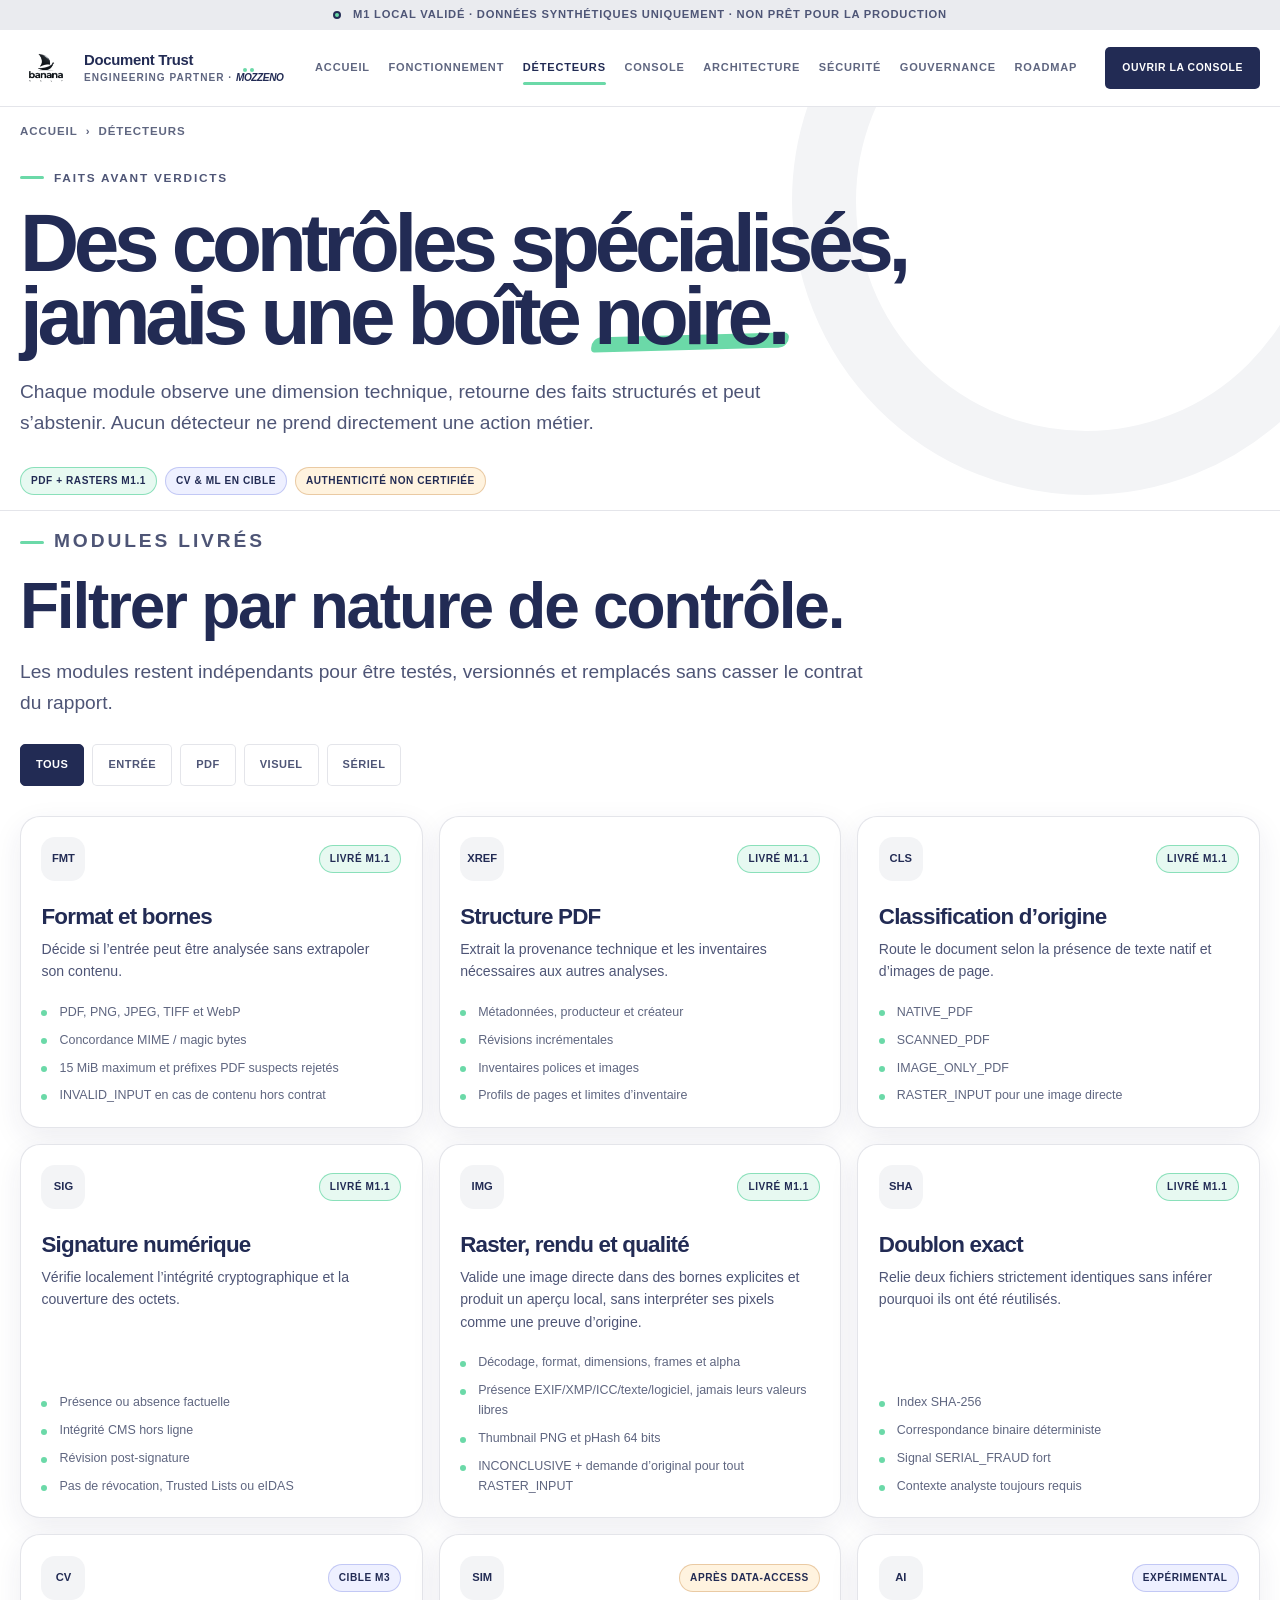
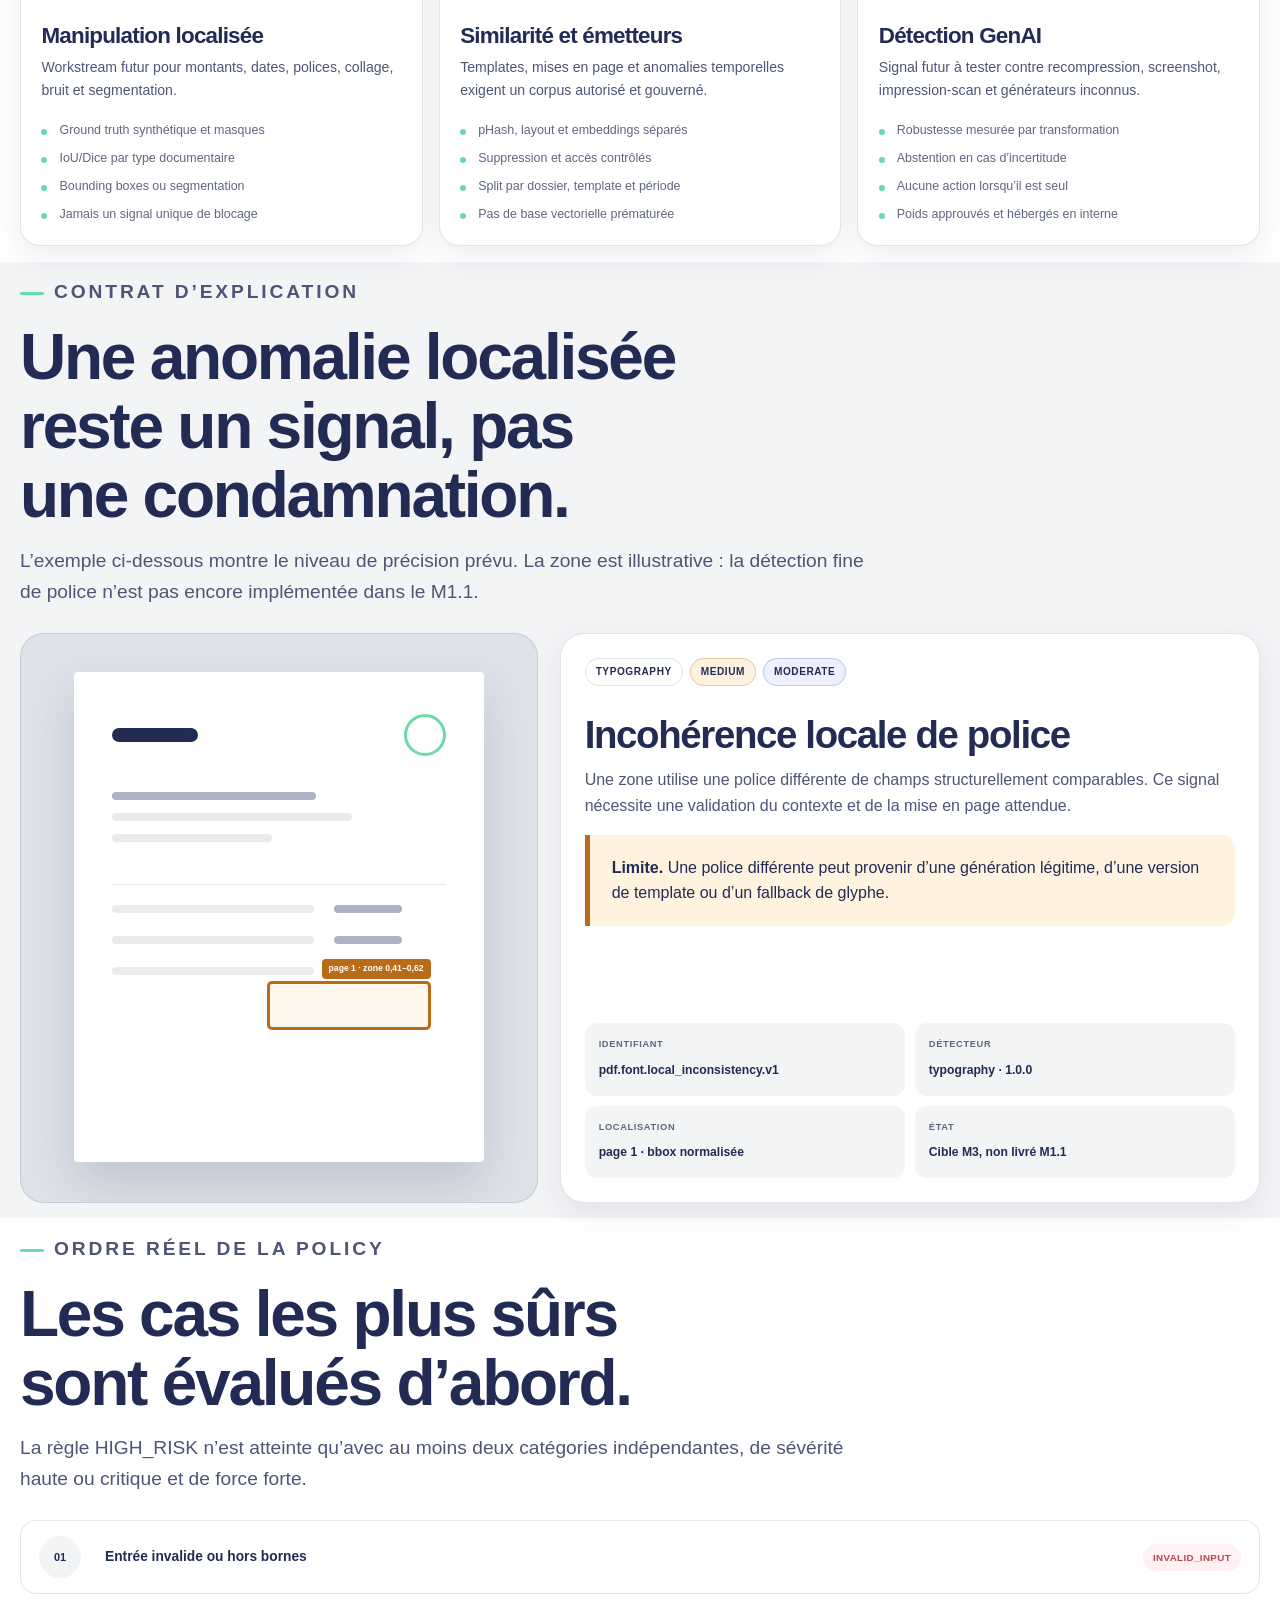
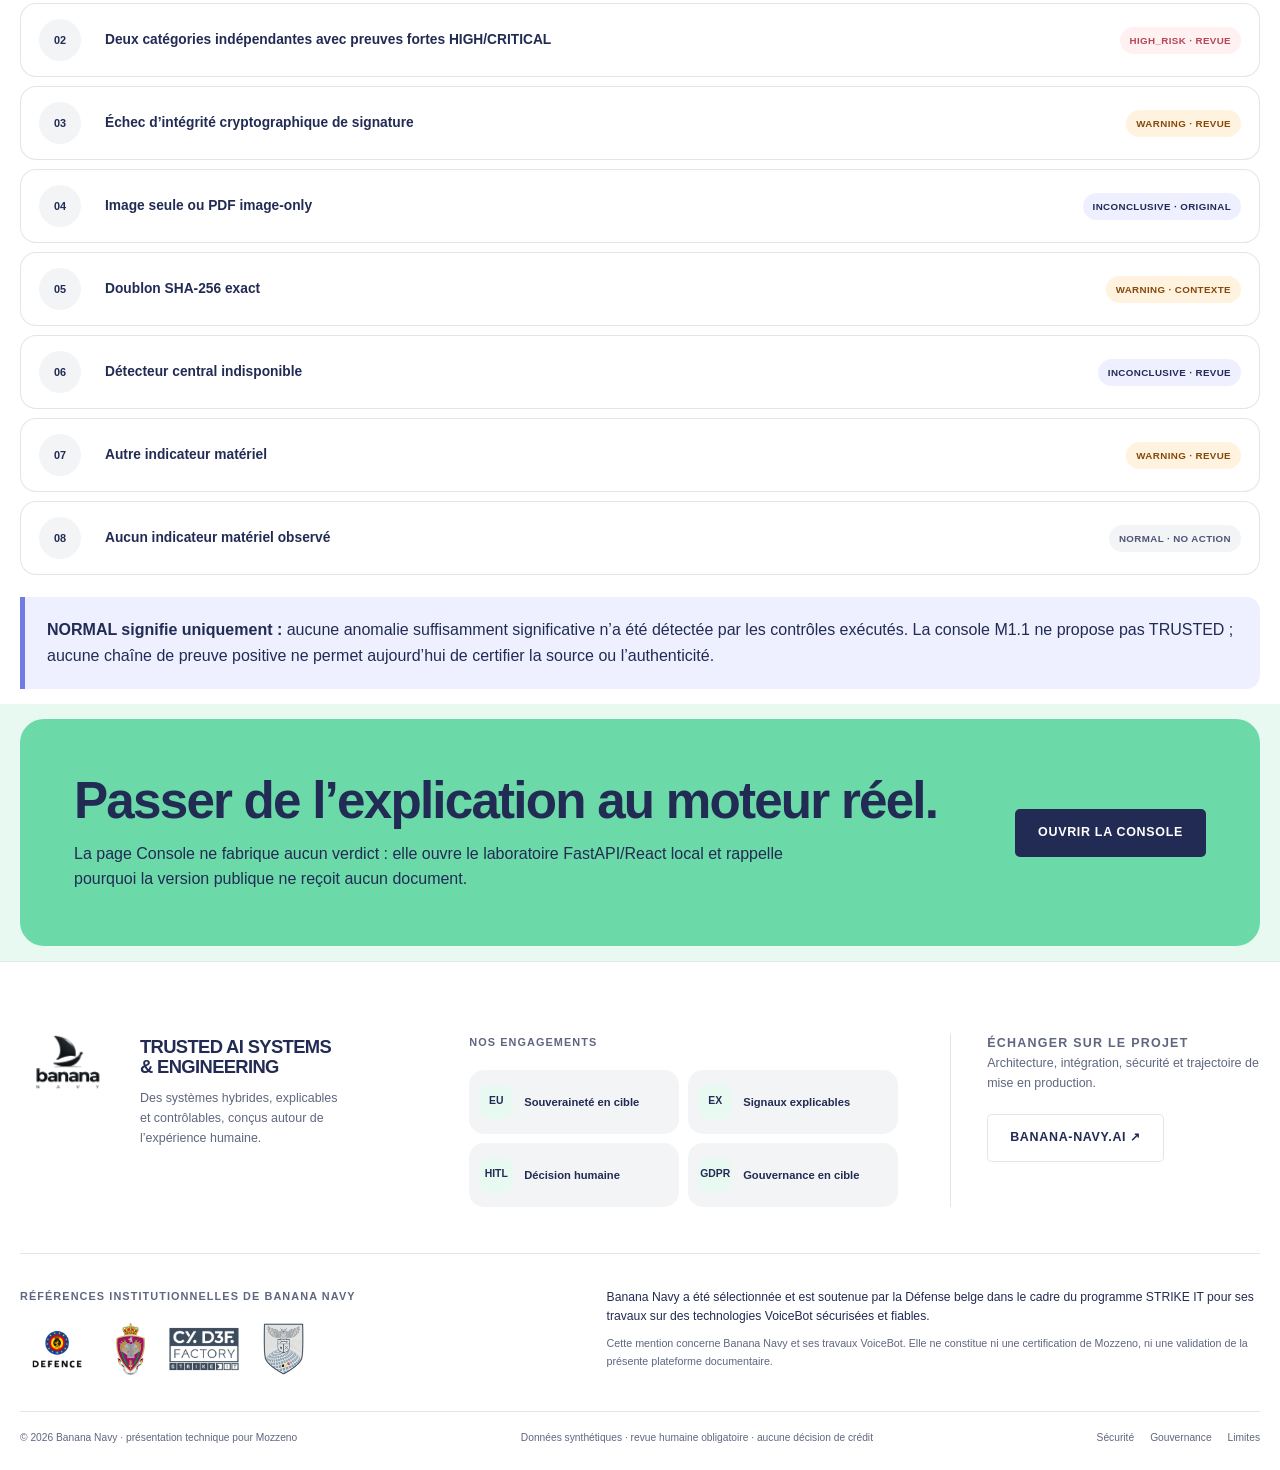
<file: detecteurs.html>
<!doctype html>
<html lang="fr">
  <head>
    <meta charset="utf-8">
    <meta name="viewport" content="width=device-width, initial-scale=1">
    <meta http-equiv="Content-Security-Policy" content="default-src 'self'; base-uri 'none'; form-action 'none'; object-src 'none'; connect-src 'none'; img-src 'self' data:; style-src 'self' 'unsafe-inline'; script-src 'self'">
    <meta name="description" content="Détecteurs déterministes, contrat d’indicateur et policy de Mozzeno Document Trust.">
    <meta name="theme-color" content="#222b54">
    <title>Détecteurs · Mozzeno Document Trust</title>
    <link rel="icon" href="assets/brand/banana-navy-logo.png" type="image/png">
    <link rel="stylesheet" href="assets/styles.css?v=20260904-stack2">
    <script defer src="assets/app.js?v=20260904-stack2"></script>
  </head>
  <body data-page="detecteurs">
    <a class="skip-link" href="#contenu">Aller au contenu</a>
    <div data-site-header></div>
    <noscript><div class="noscript-note">Tous les détecteurs restent visibles. Les filtres nécessitent JavaScript.</div></noscript>

    <main id="contenu">
      <section class="subhero">
        <div class="shell">
          <nav class="breadcrumb" aria-label="Fil d’Ariane"><a href="index.html">Accueil</a><span>›</span><span>Détecteurs</span></nav>
          <p class="eyebrow" style="margin-top:28px">Faits avant verdicts</p>
          <h1>Des contrôles spécialisés, jamais une boîte <span class="accent">noire.</span></h1>
          <p class="lead">Chaque module observe une dimension technique, retourne des faits structurés et peut s’abstenir. Aucun détecteur ne prend directement une action métier.</p>
          <div class="status-pills"><span class="pill pill-delivered">PDF + rasters M1.1</span><span class="pill pill-target">CV &amp; ML en cible</span><span class="pill pill-gate">Authenticité non certifiée</span></div>
        </div>
      </section>

      <section class="section">
        <div class="shell">
          <div class="section-head" data-reveal>
            <p class="eyebrow">Modules livrés</p>
            <h2>Filtrer par nature de contrôle.</h2>
            <p>Les modules restent indépendants pour être testés, versionnés et remplacés sans casser le contrat du rapport.</p>
          </div>
          <div class="detector-toolbar" role="group" aria-label="Filtrer les détecteurs" data-reveal>
            <button class="filter-button" type="button" aria-pressed="true" data-detector-filter="all">Tous</button>
            <button class="filter-button" type="button" aria-pressed="false" data-detector-filter="intake">Entrée</button>
            <button class="filter-button" type="button" aria-pressed="false" data-detector-filter="pdf">PDF</button>
            <button class="filter-button" type="button" aria-pressed="false" data-detector-filter="visual">Visuel</button>
            <button class="filter-button" type="button" aria-pressed="false" data-detector-filter="serial">Sériel</button>
          </div>
          <div class="detector-grid">
            <article class="detector-card" data-detector-category="intake" data-reveal>
              <div class="detector-code"><b>FMT</b><span class="pill pill-delivered">Livré M1.1</span></div>
              <h3>Format et bornes</h3>
              <p>Décide si l’entrée peut être analysée sans extrapoler son contenu.</p>
              <ul><li>PDF, PNG, JPEG, TIFF et WebP</li><li>Concordance MIME / magic bytes</li><li>15 MiB maximum et préfixes PDF suspects rejetés</li><li>INVALID_INPUT en cas de contenu hors contrat</li></ul>
            </article>
            <article class="detector-card" data-detector-category="pdf" data-reveal>
              <div class="detector-code"><b>XREF</b><span class="pill pill-delivered">Livré M1.1</span></div>
              <h3>Structure PDF</h3>
              <p>Extrait la provenance technique et les inventaires nécessaires aux autres analyses.</p>
              <ul><li>Métadonnées, producteur et créateur</li><li>Révisions incrémentales</li><li>Inventaires polices et images</li><li>Profils de pages et limites d’inventaire</li></ul>
            </article>
            <article class="detector-card" data-detector-category="pdf" data-reveal>
              <div class="detector-code"><b>CLS</b><span class="pill pill-delivered">Livré M1.1</span></div>
              <h3>Classification d’origine</h3>
              <p>Route le document selon la présence de texte natif et d’images de page.</p>
              <ul><li>NATIVE_PDF</li><li>SCANNED_PDF</li><li>IMAGE_ONLY_PDF</li><li>RASTER_INPUT pour une image directe</li></ul>
            </article>
            <article class="detector-card" data-detector-category="pdf" data-reveal>
              <div class="detector-code"><b>SIG</b><span class="pill pill-delivered">Livré M1.1</span></div>
              <h3>Signature numérique</h3>
              <p>Vérifie localement l’intégrité cryptographique et la couverture des octets.</p>
              <ul><li>Présence ou absence factuelle</li><li>Intégrité CMS hors ligne</li><li>Révision post-signature</li><li>Pas de révocation, Trusted Lists ou eIDAS</li></ul>
            </article>
            <article class="detector-card" data-detector-category="visual" data-reveal>
              <div class="detector-code"><b>IMG</b><span class="pill pill-delivered">Livré M1.1</span></div>
              <h3>Raster, rendu et qualité</h3>
              <p>Valide une image directe dans des bornes explicites et produit un aperçu local, sans interpréter ses pixels comme une preuve d’origine.</p>
              <ul><li>Décodage, format, dimensions, frames et alpha</li><li>Présence EXIF/XMP/ICC/texte/logiciel, jamais leurs valeurs libres</li><li>Thumbnail PNG et pHash 64 bits</li><li>INCONCLUSIVE + demande d’original pour tout RASTER_INPUT</li></ul>
            </article>
            <article class="detector-card" data-detector-category="serial" data-reveal>
              <div class="detector-code"><b>SHA</b><span class="pill pill-delivered">Livré M1.1</span></div>
              <h3>Doublon exact</h3>
              <p>Relie deux fichiers strictement identiques sans inférer pourquoi ils ont été réutilisés.</p>
              <ul><li>Index SHA-256</li><li>Correspondance binaire déterministe</li><li>Signal SERIAL_FRAUD fort</li><li>Contexte analyste toujours requis</li></ul>
            </article>
            <article class="detector-card" data-detector-category="visual" data-reveal>
              <div class="detector-code"><b>CV</b><span class="pill pill-target">Cible M3</span></div>
              <h3>Manipulation localisée</h3>
              <p>Workstream futur pour montants, dates, polices, collage, bruit et segmentation.</p>
              <ul><li>Ground truth synthétique et masques</li><li>IoU/Dice par type documentaire</li><li>Bounding boxes ou segmentation</li><li>Jamais un signal unique de blocage</li></ul>
            </article>
            <article class="detector-card" data-detector-category="serial" data-reveal>
              <div class="detector-code"><b>SIM</b><span class="pill pill-gate">Après DATA-ACCESS</span></div>
              <h3>Similarité et émetteurs</h3>
              <p>Templates, mises en page et anomalies temporelles exigent un corpus autorisé et gouverné.</p>
              <ul><li>pHash, layout et embeddings séparés</li><li>Suppression et accès contrôlés</li><li>Split par dossier, template et période</li><li>Pas de base vectorielle prématurée</li></ul>
            </article>
            <article class="detector-card" data-detector-category="visual" data-reveal>
              <div class="detector-code"><b>AI</b><span class="pill pill-target">Expérimental</span></div>
              <h3>Détection GenAI</h3>
              <p>Signal futur à tester contre recompression, screenshot, impression-scan et générateurs inconnus.</p>
              <ul><li>Robustesse mesurée par transformation</li><li>Abstention en cas d’incertitude</li><li>Aucune action lorsqu’il est seul</li><li>Poids approuvés et hébergés en interne</li></ul>
            </article>
          </div>
        </div>
      </section>

      <section class="section surface-section">
        <div class="shell">
          <div class="section-head" data-reveal>
            <p class="eyebrow">Contrat d’explication</p>
            <h2>Une anomalie localisée reste un signal, pas une condamnation.</h2>
            <p>L’exemple ci-dessous montre le niveau de précision prévu. La zone est illustrative&nbsp;: la détection fine de police n’est pas encore implémentée dans le M1.1.</p>
          </div>
          <div class="indicator-example">
            <div class="document-mock" role="img" data-reveal aria-label="Document synthétique avec une zone illustrative localisée en page 1.">
              <div class="paper">
                <div class="paper-head"><span class="paper-logo"></span><span class="paper-stamp"></span></div>
                <div class="paper-line dark"></div><div class="paper-line medium"></div><div class="paper-line short"></div>
                <div class="paper-table">
                  <div class="paper-row"><span class="paper-line"></span><span class="paper-line dark"></span></div>
                  <div class="paper-row"><span class="paper-line"></span><span class="paper-line dark"></span></div>
                  <div class="paper-row"><span class="paper-line"></span><span class="paper-line dark"></span></div>
                </div>
                <div class="bounding-box" aria-hidden="true"></div>
              </div>
            </div>
            <article class="indicator-card" data-reveal>
              <div class="indicator-meta"><span class="pill">TYPOGRAPHY</span><span class="pill pill-warning">MEDIUM</span><span class="pill pill-target">MODERATE</span></div>
              <h3>Incohérence locale de police</h3>
              <p>Une zone utilise une police différente de champs structurellement comparables. Ce signal nécessite une validation du contexte et de la mise en page attendue.</p>
              <div class="callout warning"><p><strong>Limite.</strong> Une police différente peut provenir d’une génération légitime, d’une version de template ou d’un fallback de glyphe.</p></div>
              <div class="indicator-fields">
                <div><b>Identifiant</b><span>pdf.font.local_inconsistency.v1</span></div>
                <div><b>Détecteur</b><span>typography · 1.0.0</span></div>
                <div><b>Localisation</b><span>page 1 · bbox normalisée</span></div>
                <div><b>État</b><span>Cible M3, non livré M1.1</span></div>
              </div>
            </article>
          </div>
        </div>
      </section>

      <section class="section">
        <div class="shell">
          <div class="section-head" data-reveal>
            <p class="eyebrow">Ordre réel de la policy</p>
            <h2>Les cas les plus sûrs sont évalués d’abord.</h2>
            <p>La règle HIGH_RISK n’est atteinte qu’avec au moins deux catégories indépendantes, de sévérité haute ou critique et de force forte.</p>
          </div>
          <div class="policy-tree" data-reveal>
            <div class="policy-rule danger"><b>01</b><span>Entrée invalide ou hors bornes</span><output>INVALID_INPUT</output></div>
            <div class="policy-rule danger"><b>02</b><span>Deux catégories indépendantes avec preuves fortes HIGH/CRITICAL</span><output>HIGH_RISK · REVUE</output></div>
            <div class="policy-rule warning"><b>03</b><span>Échec d’intégrité cryptographique de signature</span><output>WARNING · REVUE</output></div>
            <div class="policy-rule inconclusive"><b>04</b><span>Image seule ou PDF image-only</span><output>INCONCLUSIVE · ORIGINAL</output></div>
            <div class="policy-rule warning"><b>05</b><span>Doublon SHA-256 exact</span><output>WARNING · CONTEXTE</output></div>
            <div class="policy-rule inconclusive"><b>06</b><span>Détecteur central indisponible</span><output>INCONCLUSIVE · REVUE</output></div>
            <div class="policy-rule warning"><b>07</b><span>Autre indicateur matériel</span><output>WARNING · REVUE</output></div>
            <div class="policy-rule"><b>08</b><span>Aucun indicateur matériel observé</span><output>NORMAL · NO ACTION</output></div>
          </div>
          <div class="callout purple" style="margin-top:22px" data-reveal><p><strong>NORMAL signifie uniquement :</strong> aucune anomalie suffisamment significative n’a été détectée par les contrôles exécutés. La console M1.1 ne propose pas TRUSTED&nbsp;; aucune chaîne de preuve positive ne permet aujourd’hui de certifier la source ou l’authenticité.</p></div>
        </div>
      </section>

      <section class="section-compact mint-section">
        <div class="shell decision-banner" data-reveal>
          <div><h2>Passer de l’explication au moteur réel.</h2><p>La page Console ne fabrique aucun verdict : elle ouvre le laboratoire FastAPI/React local et rappelle pourquoi la version publique ne reçoit aucun document.</p></div>
          <a class="button button-primary" href="demo.html">Ouvrir la console</a>
        </div>
      </section>
    </main>

    <div data-site-footer></div>
  </body>
</html>
</file>
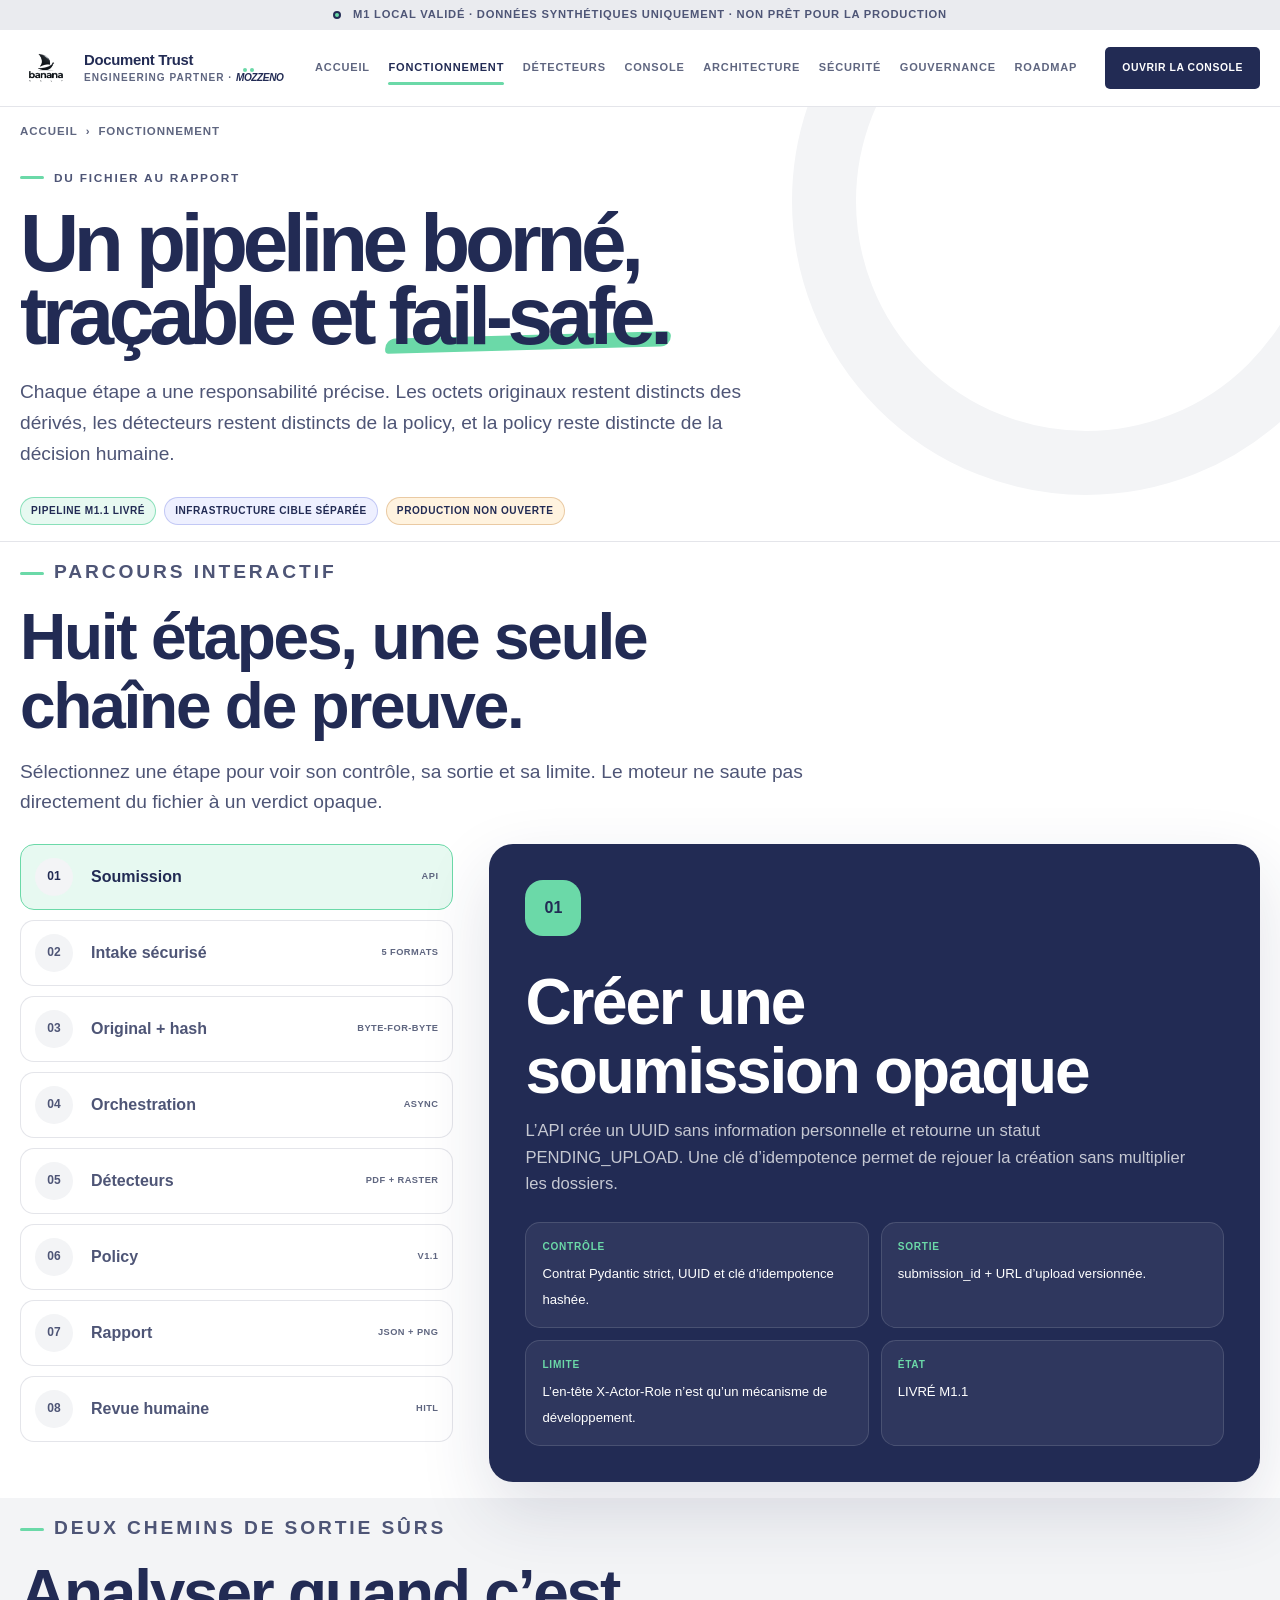
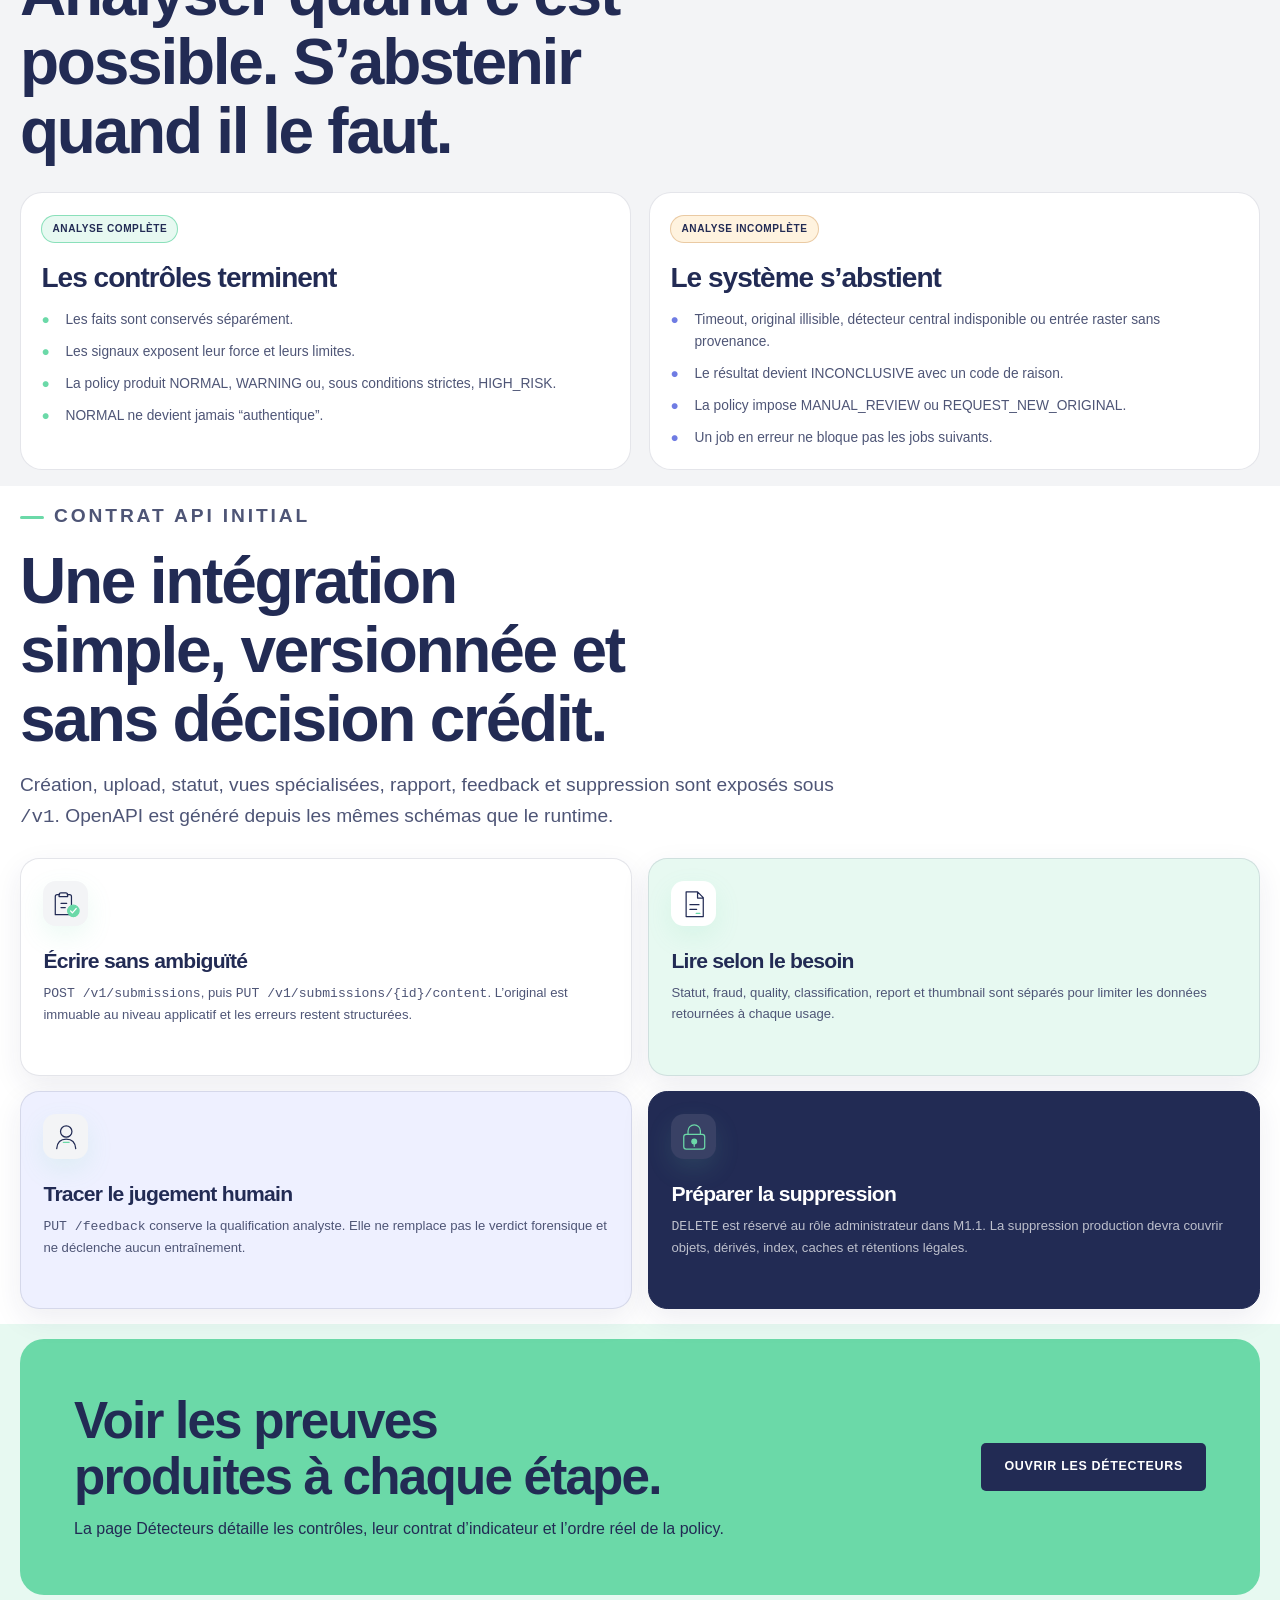
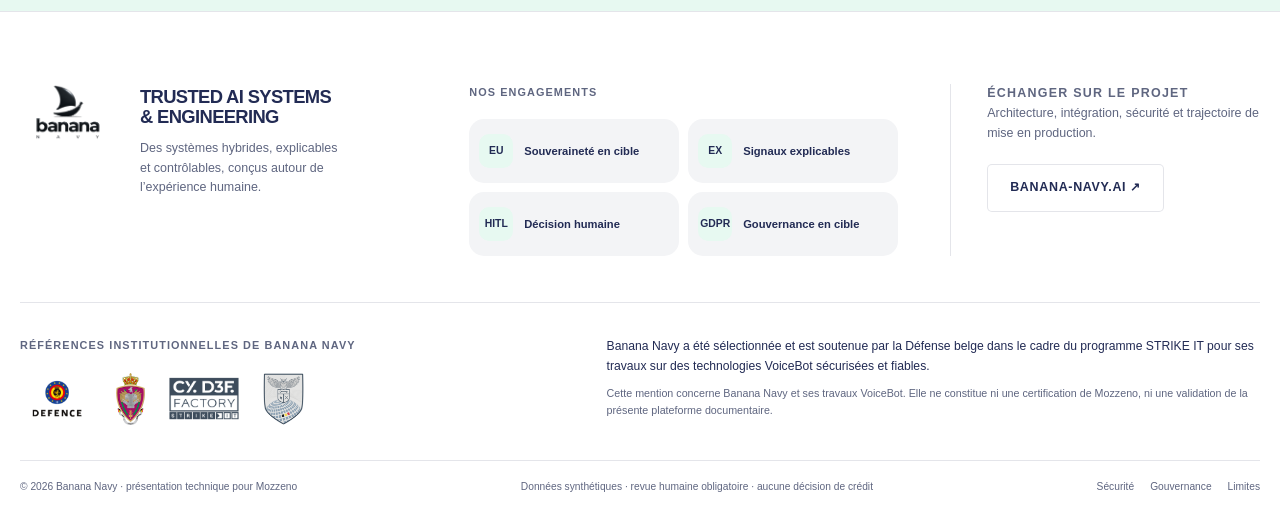
<file: fonctionnement.html>
<!doctype html>
<html lang="fr">
  <head>
    <meta charset="utf-8">
    <meta name="viewport" content="width=device-width, initial-scale=1">
    <meta http-equiv="Content-Security-Policy" content="default-src 'self'; base-uri 'none'; form-action 'none'; object-src 'none'; connect-src 'none'; img-src 'self' data:; style-src 'self' 'unsafe-inline'; script-src 'self'">
    <meta name="description" content="Pipeline complet de Mozzeno Document Trust, de l’upload contrôlé à la revue humaine.">
    <meta name="theme-color" content="#222b54">
    <title>Fonctionnement · Mozzeno Document Trust</title>
    <link rel="icon" href="assets/brand/banana-navy-logo.png" type="image/png">
    <link rel="stylesheet" href="assets/styles.css?v=20260904-stack2">
    <script defer src="assets/app.js?v=20260904-stack2"></script>
  </head>
  <body data-page="fonctionnement">
    <a class="skip-link" href="#contenu">Aller au contenu</a>
    <div data-site-header></div>
    <noscript><div class="noscript-note">Les huit étapes sont lisibles, mais leur panneau interactif nécessite JavaScript.</div></noscript>

    <main id="contenu">
      <section class="subhero">
        <div class="shell">
          <nav class="breadcrumb" aria-label="Fil d’Ariane"><a href="index.html">Accueil</a><span>›</span><span>Fonctionnement</span></nav>
          <p class="eyebrow" style="margin-top:28px">Du fichier au rapport</p>
          <h1>Un pipeline borné, traçable et <span class="accent">fail-safe.</span></h1>
          <p class="lead">Chaque étape a une responsabilité précise. Les octets originaux restent distincts des dérivés, les détecteurs restent distincts de la policy, et la policy reste distincte de la décision humaine.</p>
          <div class="status-pills"><span class="pill pill-delivered">Pipeline M1.1 livré</span><span class="pill pill-target">Infrastructure cible séparée</span><span class="pill pill-gate">Production non ouverte</span></div>
        </div>
      </section>

      <section class="section">
        <div class="shell">
          <div class="section-head" data-reveal>
            <p class="eyebrow">Parcours interactif</p>
            <h2>Huit étapes, une seule chaîne de preuve.</h2>
            <p>Sélectionnez une étape pour voir son contrôle, sa sortie et sa limite. Le moteur ne saute pas directement du fichier à un verdict opaque.</p>
          </div>

          <div class="pipeline-layout">
            <div class="pipeline-nav" role="tablist" aria-label="Étapes du pipeline" data-reveal>
              <button class="pipeline-step" type="button" role="tab" aria-selected="true" data-pipeline-step data-number="01" data-title="Créer une soumission opaque" data-description="L’API crée un UUID sans information personnelle et retourne un statut PENDING_UPLOAD. Une clé d’idempotence permet de rejouer la création sans multiplier les dossiers." data-control="Contrat Pydantic strict, UUID et clé d’idempotence hashée." data-output="submission_id + URL d’upload versionnée." data-limit="L’en-tête X-Actor-Role n’est qu’un mécanisme de développement." data-state="LIVRÉ M1.1"><b>01</b><span>Soumission</span><small>API</small></button>
              <button class="pipeline-step" type="button" role="tab" aria-selected="false" data-pipeline-step data-number="02" data-title="Contrôler l’entrée avant parsing" data-description="Le service admet PDF, PNG, JPEG, TIFF ou WebP jusqu’à 15 MiB. Il compare le MIME déclaré aux magic bytes avant stockage et rejette tout désaccord ou préfixe PDF suspect." data-control="Allowlist exacte, taille, magic bytes et concordance MIME avant parsing." data-output="Erreur HTTP bornée ou soumission QUEUED." data-limit="Le quota PDF de 10 pages et la borne raster de 40 millions de pixels sont appliqués ensuite ; antivirus, quarantaine et contrôle polyglotte complets restent une cible production." data-state="LIVRÉ M1.1"><b>02</b><span>Intake sécurisé</span><small>5 FORMATS</small></button>
              <button class="pipeline-step" type="button" role="tab" aria-selected="false" data-pipeline-step data-number="03" data-title="Conserver l’original avant transformation" data-description="Les octets reçus sont écrits sans conversion puis hashés en SHA-256. Le worker revérifie l’empreinte à la lecture et le stockage refuse l’écrasement concurrent de l’original." data-control="Création atomique, permissions locales et rehash SHA-256." data-output="original_object_key + taille + empreinte SHA-256." data-limit="Le filesystem local n’est pas un Object Lock ou un coffre immuable de production." data-state="LIVRÉ M1.1"><b>03</b><span>Original + hash</span><small>BYTE-FOR-BYTE</small></button>
              <button class="pipeline-step" type="button" role="tab" aria-selected="false" data-pipeline-step data-number="04" data-title="Découpler la requête de l’analyse" data-description="Une queue asyncio bornée passe la soumission à un worker local. Une erreur inattendue sur un job ne tue plus la file et déclenche une récupération INCONCLUSIVE." data-control="File bornée, timeout et statut PROCESSING." data-output="Job analysé ou rapport INCONCLUSIVE avec reason_code." data-limit="La queue reste volatile, sans retry persistant, DLQ ou haute disponibilité." data-state="LIVRÉ M1.1"><b>04</b><span>Orchestration</span><small>ASYNC</small></button>
              <button class="pipeline-step" type="button" role="tab" aria-selected="false" data-pipeline-step data-number="05" data-title="Exécuter des détecteurs indépendants" data-description="Le chemin PDF inspecte structure, quota, métadonnées, signatures, rendu, pHash et doublon exact. Le chemin image vérifie le décodage, les dimensions, les frames, l’alpha et la présence de familles de métadonnées, puis produit un aperçu et un pHash." data-control="Détecteurs locaux, versionnés, déterministes et court-circuités sur entrée invalide." data-output="Faits, tags, indicateurs, limites et versions." data-limit="OCR, retouche, montant remplacé, near-duplicates et modèles ML ne sont pas livrés en M1.1." data-state="LIVRÉ M1.1"><b>05</b><span>Détecteurs</span><small>PDF + RASTER</small></button>
              <button class="pipeline-step" type="button" role="tab" aria-selected="false" data-pipeline-step data-number="06" data-title="Appliquer une policy explicable" data-description="La policy agrège les indicateurs selon des règles versionnées. HIGH_RISK exige plusieurs catégories de preuves indépendantes et fortes. Toute entrée raster reste INCONCLUSIVE et déclenche REQUEST_NEW_ORIGINAL." data-control="Règles déterministes séparées des détecteurs." data-output="Verdict + action de traitement + reason_codes." data-limit="Aucun score d’authenticité et aucune recommandation de refus de crédit." data-state="LIVRÉ M1.1"><b>06</b><span>Policy</span><small>V1.1</small></button>
              <button class="pipeline-step" type="button" role="tab" aria-selected="false" data-pipeline-step data-number="07" data-title="Présenter une preuve lisible" data-description="Le rapport JSON conserve versions et limites. L’interface affiche une miniature PNG dérivée du PDF ou de l’image, les indicateurs et l’action de traitement, sans charger un PDF actif." data-control="Schémas stables, CSP, cache no-store et preview raster." data-output="Rapport consultable, export JSON et aperçu PNG." data-limit="Le PDF export horodaté et les comparaisons avancées restent à développer." data-state="LIVRÉ M1.1"><b>07</b><span>Rapport</span><small>JSON + PNG</small></button>
              <button class="pipeline-step" type="button" role="tab" aria-selected="false" data-pipeline-step data-number="08" data-title="Enregistrer un feedback humain" data-description="L’analyste peut enregistrer fraude confirmée, absence d’élément de fraude confirmé, faux positif ou incertitude. Le feedback reste auditable et séparé du verdict technique." data-control="RBAC de développement, commentaire borné et audit." data-output="Feedback versionnable relié à la soumission." data-limit="Le feedback n’entre jamais automatiquement dans un entraînement." data-state="LIVRÉ M1.1"><b>08</b><span>Revue humaine</span><small>HITL</small></button>
            </div>

            <article class="pipeline-detail" data-pipeline-detail data-reveal aria-live="polite">
              <span class="pipeline-detail-number" data-detail-number>01</span>
              <h2 data-detail-title>Créer une soumission opaque</h2>
              <p data-detail-description></p>
              <div class="detail-facts">
                <div><b>Contrôle</b><span data-detail-control></span></div>
                <div><b>Sortie</b><span data-detail-output></span></div>
                <div><b>Limite</b><span data-detail-limit></span></div>
                <div><b>État</b><span data-detail-state></span></div>
              </div>
            </article>
          </div>
        </div>
      </section>

      <section class="section surface-section">
        <div class="shell">
          <div class="section-head" data-reveal>
            <p class="eyebrow">Deux chemins de sortie sûrs</p>
            <h2>Analyser quand c’est possible. S’abstenir quand il le faut.</h2>
          </div>
          <div class="comparison-grid">
            <article class="comparison-card" data-reveal>
              <span class="pill pill-delivered">Analyse complète</span>
              <h3>Les contrôles terminent</h3>
              <ul><li>Les faits sont conservés séparément.</li><li>Les signaux exposent leur force et leurs limites.</li><li>La policy produit NORMAL, WARNING ou, sous conditions strictes, HIGH_RISK.</li><li>NORMAL ne devient jamais “authentique”.</li></ul>
            </article>
            <article class="comparison-card target" data-reveal>
              <span class="pill pill-warning">Analyse incomplète</span>
              <h3>Le système s’abstient</h3>
              <ul><li>Timeout, original illisible, détecteur central indisponible ou entrée raster sans provenance.</li><li>Le résultat devient INCONCLUSIVE avec un code de raison.</li><li>La policy impose MANUAL_REVIEW ou REQUEST_NEW_ORIGINAL.</li><li>Un job en erreur ne bloque pas les jobs suivants.</li></ul>
            </article>
          </div>
        </div>
      </section>

      <section class="section">
        <div class="shell">
          <div class="section-head" data-reveal>
            <p class="eyebrow">Contrat API initial</p>
            <h2>Une intégration simple, versionnée et sans décision crédit.</h2>
            <p>Création, upload, statut, vues spécialisées, rapport, feedback et suppression sont exposés sous <code>/v1</code>. OpenAPI est généré depuis les mêmes schémas que le runtime.</p>
          </div>
          <div class="bento-grid">
            <article class="bento half" data-reveal><span class="card-icon" aria-hidden="true"><svg viewBox="0 0 64 64"><use href="#i-clipboard"></use></svg></span><h3>Écrire sans ambiguïté</h3><p><code>POST /v1/submissions</code>, puis <code>PUT /v1/submissions/{id}/content</code>. L’original est immuable au niveau applicatif et les erreurs restent structurées.</p></article>
            <article class="bento half mint" data-reveal><span class="card-icon" aria-hidden="true"><svg viewBox="0 0 64 64"><use href="#i-document"></use></svg></span><h3>Lire selon le besoin</h3><p>Statut, fraud, quality, classification, report et thumbnail sont séparés pour limiter les données retournées à chaque usage.</p></article>
            <article class="bento half purple" data-reveal><span class="card-icon" aria-hidden="true"><svg viewBox="0 0 64 64"><use href="#i-user"></use></svg></span><h3>Tracer le jugement humain</h3><p><code>PUT /feedback</code> conserve la qualification analyste. Elle ne remplace pas le verdict forensique et ne déclenche aucun entraînement.</p></article>
            <article class="bento half navy" data-reveal><span class="card-icon" aria-hidden="true"><svg viewBox="0 0 64 64"><use href="#i-lock"></use></svg></span><h3>Préparer la suppression</h3><p><code>DELETE</code> est réservé au rôle administrateur dans M1.1. La suppression production devra couvrir objets, dérivés, index, caches et rétentions légales.</p></article>
          </div>
        </div>
      </section>

      <section class="section-compact mint-section">
        <div class="shell decision-banner" data-reveal>
          <div><h2>Voir les preuves produites à chaque étape.</h2><p>La page Détecteurs détaille les contrôles, leur contrat d’indicateur et l’ordre réel de la policy.</p></div>
          <a class="button button-primary" href="detecteurs.html">Ouvrir les détecteurs</a>
        </div>
      </section>
    </main>

    <div data-site-footer></div>
  </body>
</html>
</file>
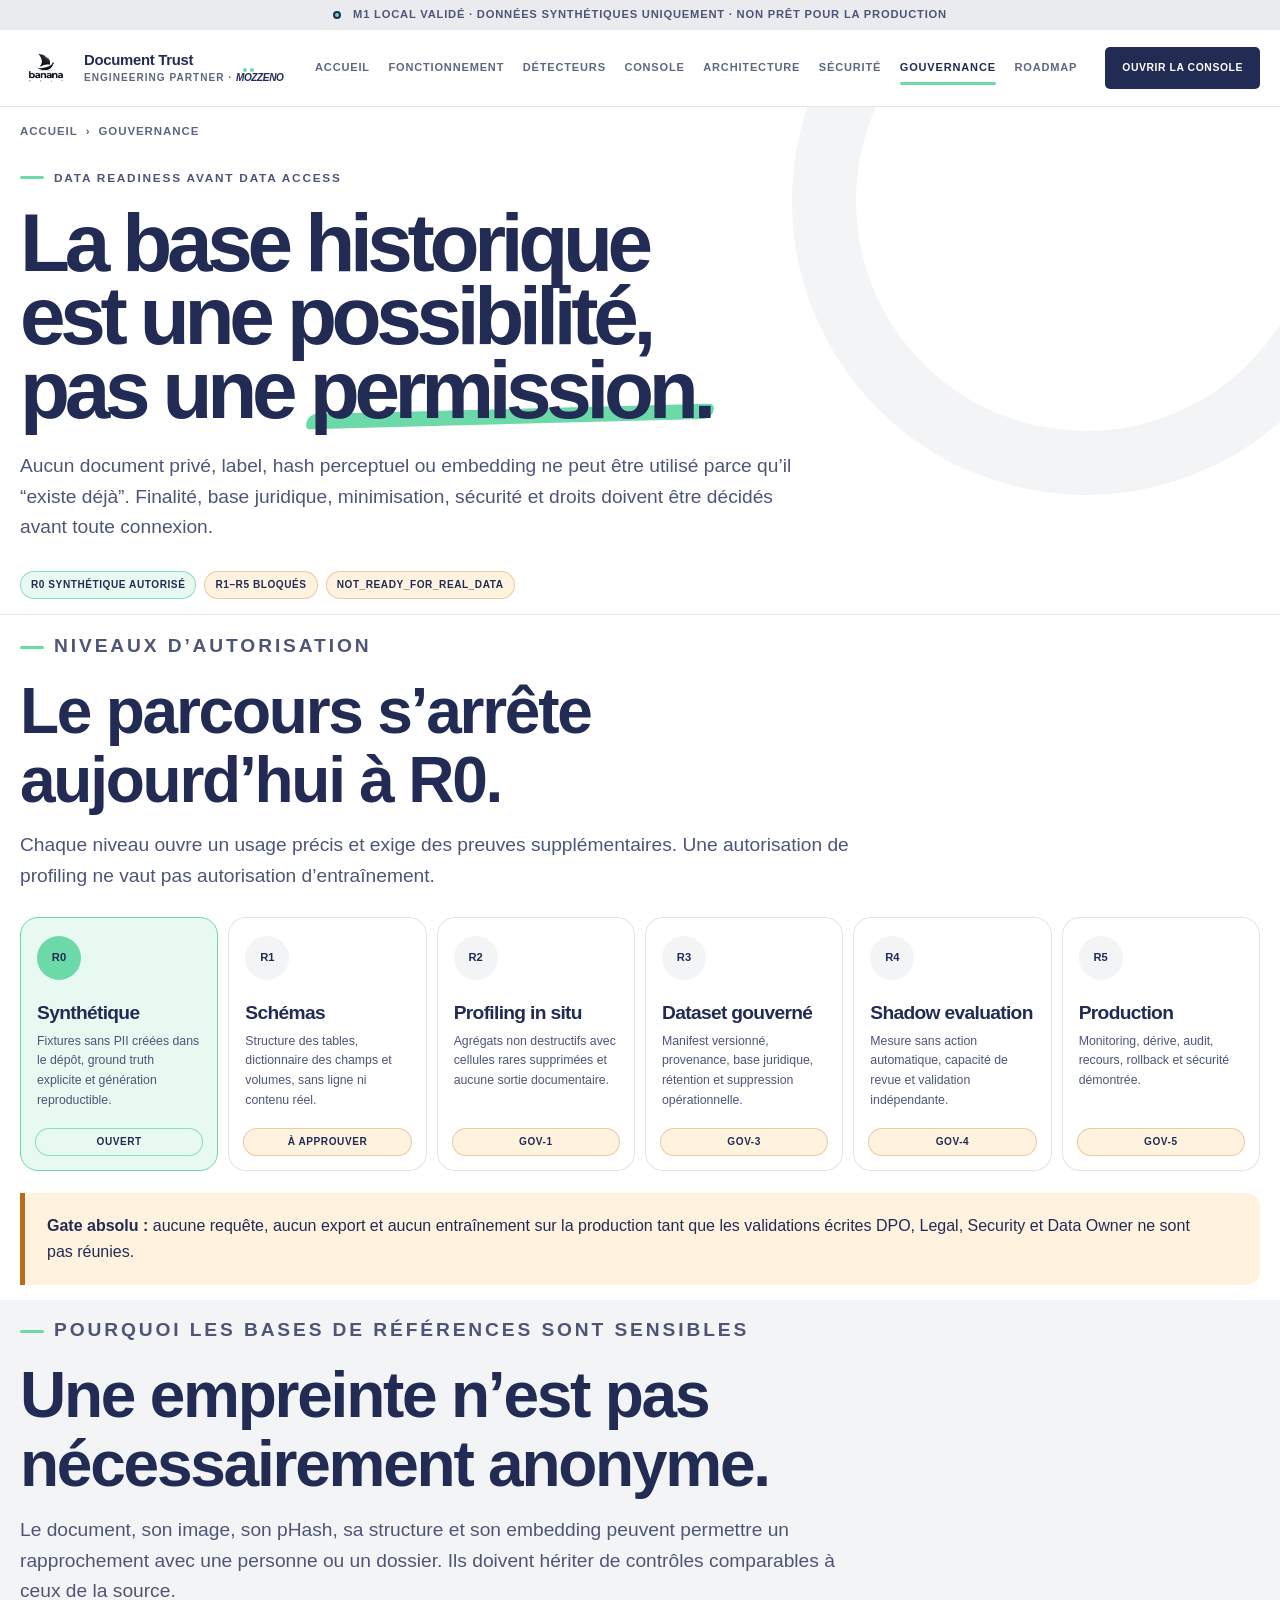
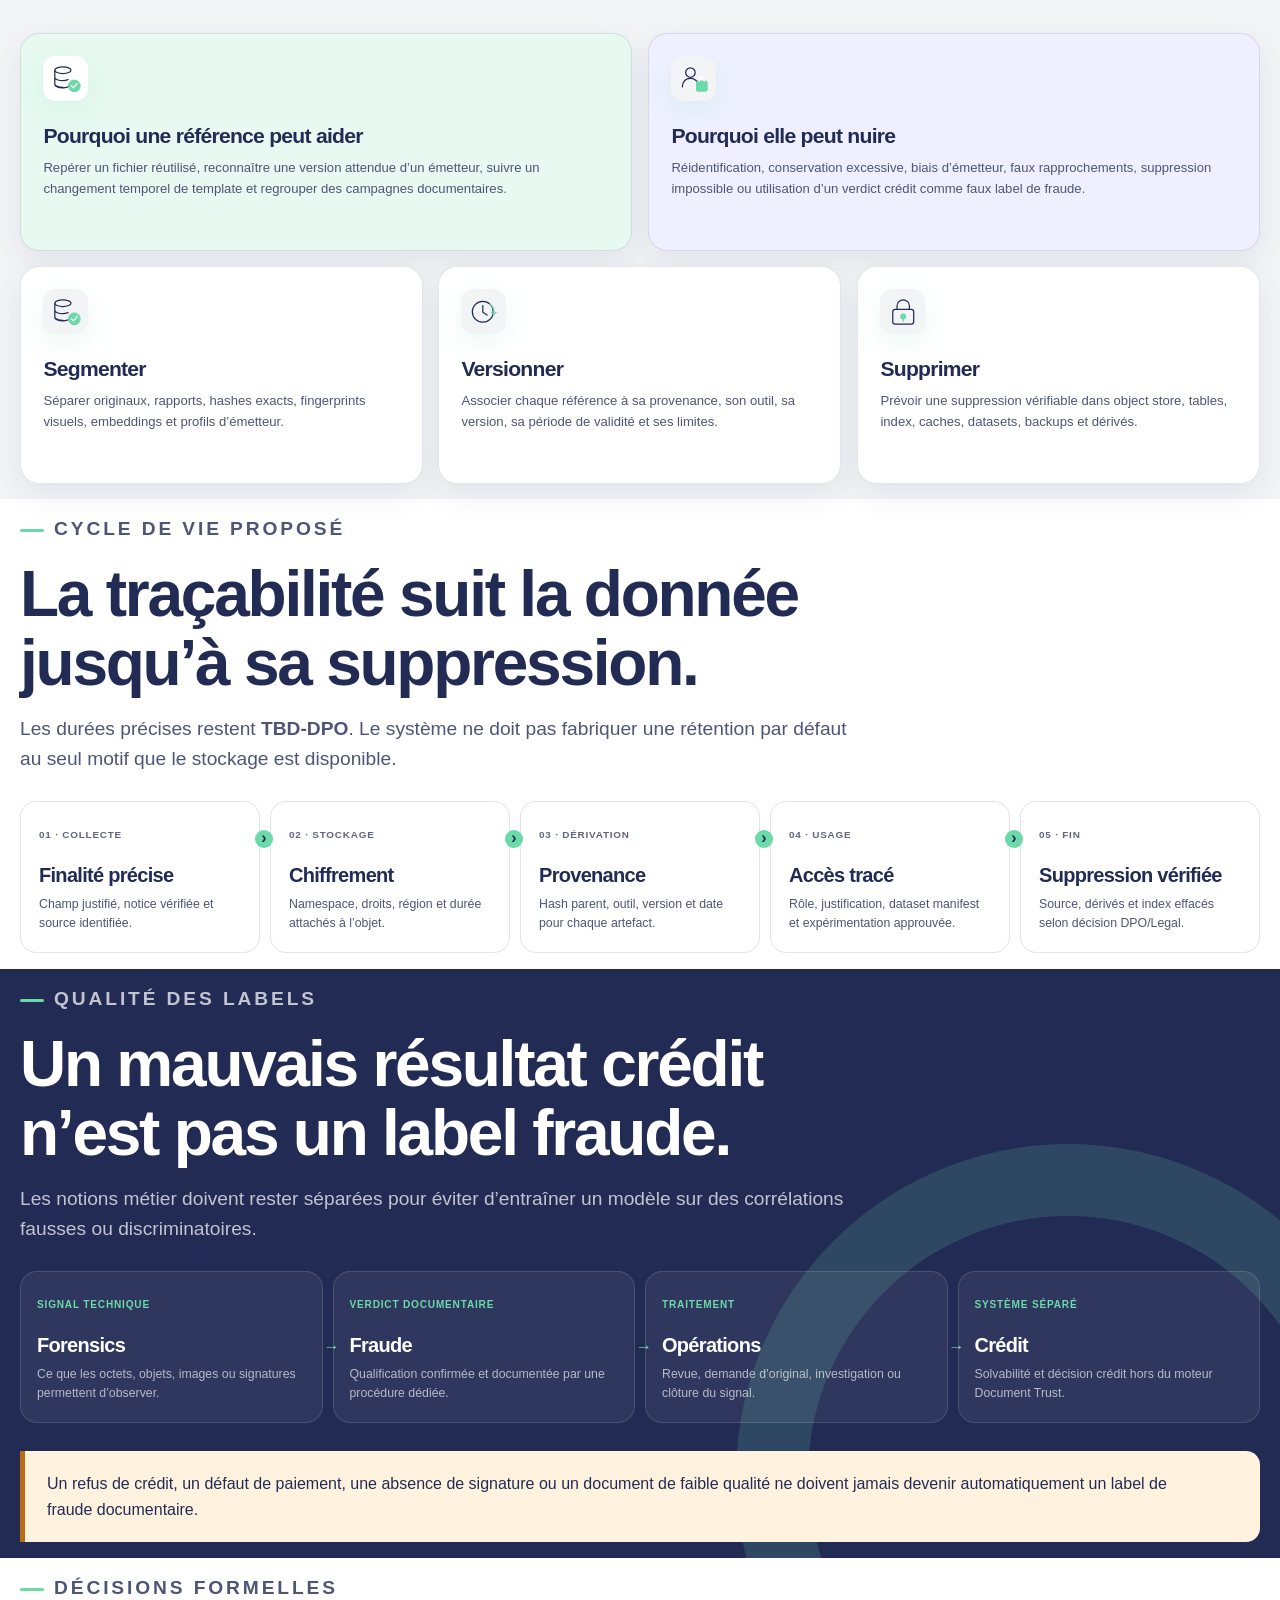
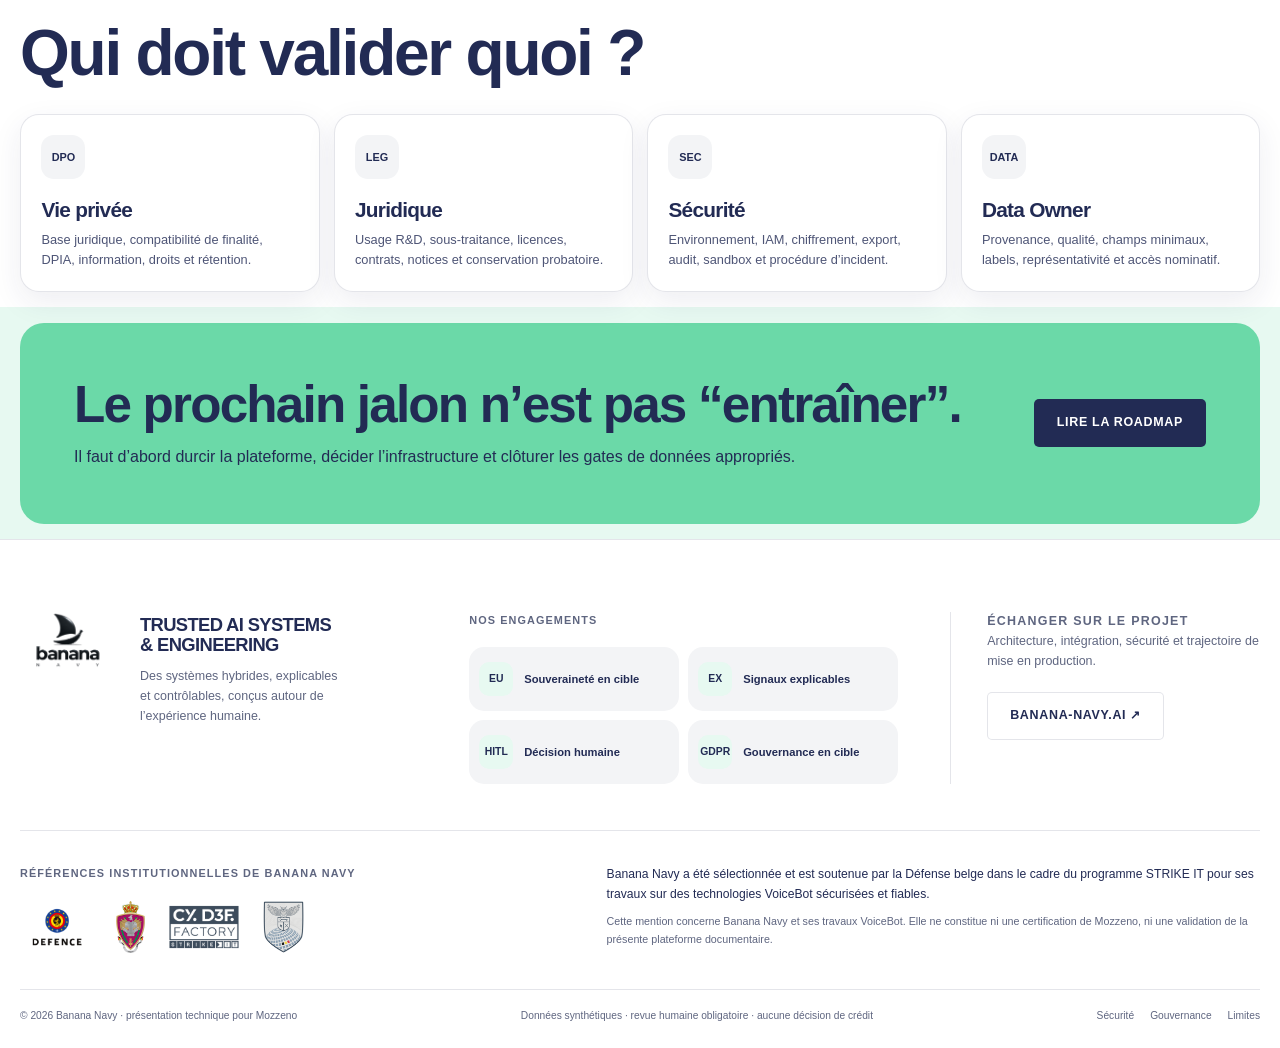
<file: gouvernance.html>
<!doctype html>
<html lang="fr">
  <head>
    <meta charset="utf-8">
    <meta name="viewport" content="width=device-width, initial-scale=1">
    <meta http-equiv="Content-Security-Policy" content="default-src 'self'; base-uri 'none'; form-action 'none'; object-src 'none'; connect-src 'none'; img-src 'self' data:; style-src 'self' 'unsafe-inline'; script-src 'self'">
    <meta name="description" content="Gouvernance, readiness et parcours d’autorisation des données pour Mozzeno Document Trust.">
    <meta name="theme-color" content="#222b54">
    <title>Gouvernance · Mozzeno Document Trust</title>
    <link rel="icon" href="assets/brand/banana-navy-logo.png" type="image/png">
    <link rel="stylesheet" href="assets/styles.css?v=20260904-stack2">
    <script defer src="assets/app.js?v=20260904-stack2"></script>
  </head>
  <body data-page="gouvernance">
    <a class="skip-link" href="#contenu">Aller au contenu</a>
    <div data-site-header></div>
    <noscript><div class="noscript-note">Les gates et responsabilités restent lisibles sans JavaScript.</div></noscript>

    <main id="contenu">
      <section class="subhero">
        <div class="shell">
          <nav class="breadcrumb" aria-label="Fil d’Ariane"><a href="index.html">Accueil</a><span>›</span><span>Gouvernance</span></nav>
          <p class="eyebrow" style="margin-top:28px">Data readiness avant data access</p>
          <h1>La base historique est une possibilité, pas une <span class="accent">permission.</span></h1>
          <p class="lead">Aucun document privé, label, hash perceptuel ou embedding ne peut être utilisé parce qu’il “existe déjà”. Finalité, base juridique, minimisation, sécurité et droits doivent être décidés avant toute connexion.</p>
          <div class="status-pills"><span class="pill pill-delivered">R0 synthétique autorisé</span><span class="pill pill-gate">R1–R5 bloqués</span><span class="pill pill-warning">NOT_READY_FOR_REAL_DATA</span></div>
        </div>
      </section>

      <section class="section">
        <div class="shell">
          <div class="section-head" data-reveal>
            <p class="eyebrow">Niveaux d’autorisation</p>
            <h2>Le parcours s’arrête aujourd’hui à R0.</h2>
            <p>Chaque niveau ouvre un usage précis et exige des preuves supplémentaires. Une autorisation de profiling ne vaut pas autorisation d’entraînement.</p>
          </div>
          <div class="governance-stepper">
            <article class="gov-step is-open" data-level="R0" data-reveal><h3>Synthétique</h3><p>Fixtures sans PII créées dans le dépôt, ground truth explicite et génération reproductible.</p><span class="pill pill-delivered">Ouvert</span></article>
            <article class="gov-step" data-level="R1" data-reveal><h3>Schémas</h3><p>Structure des tables, dictionnaire des champs et volumes, sans ligne ni contenu réel.</p><span class="pill pill-gate">À approuver</span></article>
            <article class="gov-step" data-level="R2" data-reveal><h3>Profiling in situ</h3><p>Agrégats non destructifs avec cellules rares supprimées et aucune sortie documentaire.</p><span class="pill pill-gate">GOV-1</span></article>
            <article class="gov-step" data-level="R3" data-reveal><h3>Dataset gouverné</h3><p>Manifest versionné, provenance, base juridique, rétention et suppression opérationnelle.</p><span class="pill pill-gate">GOV-3</span></article>
            <article class="gov-step" data-level="R4" data-reveal><h3>Shadow evaluation</h3><p>Mesure sans action automatique, capacité de revue et validation indépendante.</p><span class="pill pill-gate">GOV-4</span></article>
            <article class="gov-step" data-level="R5" data-reveal><h3>Production</h3><p>Monitoring, dérive, audit, recours, rollback et sécurité démontrée.</p><span class="pill pill-gate">GOV-5</span></article>
          </div>
          <div class="callout warning" style="margin-top:22px" data-reveal><p><strong>Gate absolu :</strong> aucune requête, aucun export et aucun entraînement sur la production tant que les validations écrites DPO, Legal, Security et Data Owner ne sont pas réunies.</p></div>
        </div>
      </section>

      <section class="section surface-section">
        <div class="shell">
          <div class="section-head" data-reveal>
            <p class="eyebrow">Pourquoi les bases de références sont sensibles</p>
            <h2>Une empreinte n’est pas nécessairement anonyme.</h2>
            <p>Le document, son image, son pHash, sa structure et son embedding peuvent permettre un rapprochement avec une personne ou un dossier. Ils doivent hériter de contrôles comparables à ceux de la source.</p>
          </div>
          <div class="bento-grid">
            <article class="bento half mint" data-reveal><span class="card-icon" aria-hidden="true"><svg viewBox="0 0 64 64"><use href="#i-database"></use></svg></span><h3>Pourquoi une référence peut aider</h3><p>Repérer un fichier réutilisé, reconnaître une version attendue d’un émetteur, suivre un changement temporel de template et regrouper des campagnes documentaires.</p></article>
            <article class="bento half purple" data-reveal><span class="card-icon" aria-hidden="true"><svg viewBox="0 0 64 64"><use href="#i-user-lock"></use></svg></span><h3>Pourquoi elle peut nuire</h3><p>Réidentification, conservation excessive, biais d’émetteur, faux rapprochements, suppression impossible ou utilisation d’un verdict crédit comme faux label de fraude.</p></article>
            <article class="bento" data-reveal><span class="card-icon" aria-hidden="true"><svg viewBox="0 0 64 64"><use href="#i-database"></use></svg></span><h3>Segmenter</h3><p>Séparer originaux, rapports, hashes exacts, fingerprints visuels, embeddings et profils d’émetteur.</p></article>
            <article class="bento" data-reveal><span class="card-icon" aria-hidden="true"><svg viewBox="0 0 64 64"><use href="#i-clock"></use></svg></span><h3>Versionner</h3><p>Associer chaque référence à sa provenance, son outil, sa version, sa période de validité et ses limites.</p></article>
            <article class="bento" data-reveal><span class="card-icon" aria-hidden="true"><svg viewBox="0 0 64 64"><use href="#i-lock"></use></svg></span><h3>Supprimer</h3><p>Prévoir une suppression vérifiable dans object store, tables, index, caches, datasets, backups et dérivés.</p></article>
          </div>
        </div>
      </section>

      <section class="section">
        <div class="shell">
          <div class="section-head" data-reveal>
            <p class="eyebrow">Cycle de vie proposé</p>
            <h2>La traçabilité suit la donnée jusqu’à sa suppression.</h2>
            <p>Les durées précises restent <strong>TBD-DPO</strong>. Le système ne doit pas fabriquer une rétention par défaut au seul motif que le stockage est disponible.</p>
          </div>
          <div class="lifecycle">
            <article class="life-step" data-reveal><b>01 · Collecte</b><h3>Finalité précise</h3><p>Champ justifié, notice vérifiée et source identifiée.</p></article>
            <article class="life-step" data-reveal><b>02 · Stockage</b><h3>Chiffrement</h3><p>Namespace, droits, région et durée attachés à l’objet.</p></article>
            <article class="life-step" data-reveal><b>03 · Dérivation</b><h3>Provenance</h3><p>Hash parent, outil, version et date pour chaque artefact.</p></article>
            <article class="life-step" data-reveal><b>04 · Usage</b><h3>Accès tracé</h3><p>Rôle, justification, dataset manifest et expérimentation approuvée.</p></article>
            <article class="life-step" data-reveal><b>05 · Fin</b><h3>Suppression vérifiée</h3><p>Source, dérivés et index effacés selon décision DPO/Legal.</p></article>
          </div>
        </div>
      </section>

      <section class="section navy-section">
        <div class="shell" style="position:relative;z-index:1">
          <div class="section-head" data-reveal>
            <p class="eyebrow">Qualité des labels</p>
            <h2>Un mauvais résultat crédit n’est pas un label fraude.</h2>
            <p>Les notions métier doivent rester séparées pour éviter d’entraîner un modèle sur des corrélations fausses ou discriminatoires.</p>
          </div>
          <div class="hybrid-flow four-column" data-reveal>
            <article class="hybrid-node"><b>Signal technique</b><h3>Forensics</h3><p>Ce que les octets, objets, images ou signatures permettent d’observer.</p></article>
            <article class="hybrid-node"><b>Verdict documentaire</b><h3>Fraude</h3><p>Qualification confirmée et documentée par une procédure dédiée.</p></article>
            <article class="hybrid-node"><b>Traitement</b><h3>Opérations</h3><p>Revue, demande d’original, investigation ou clôture du signal.</p></article>
            <article class="hybrid-node"><b>Système séparé</b><h3>Crédit</h3><p>Solvabilité et décision crédit hors du moteur Document Trust.</p></article>
          </div>
          <div class="callout warning" style="margin-top:28px;color:var(--navy)" data-reveal><p>Un refus de crédit, un défaut de paiement, une absence de signature ou un document de faible qualité ne doivent jamais devenir automatiquement un label de fraude documentaire.</p></div>
        </div>
      </section>

      <section class="section">
        <div class="shell">
          <div class="section-head" data-reveal>
            <p class="eyebrow">Décisions formelles</p>
            <h2>Qui doit valider quoi ?</h2>
          </div>
          <div class="gate-grid">
            <article class="gate-card" data-reveal><b>DPO</b><h3>Vie privée</h3><p>Base juridique, compatibilité de finalité, DPIA, information, droits et rétention.</p></article>
            <article class="gate-card" data-reveal><b>LEG</b><h3>Juridique</h3><p>Usage R&amp;D, sous-traitance, licences, contrats, notices et conservation probatoire.</p></article>
            <article class="gate-card" data-reveal><b>SEC</b><h3>Sécurité</h3><p>Environnement, IAM, chiffrement, export, audit, sandbox et procédure d’incident.</p></article>
            <article class="gate-card" data-reveal><b>DATA</b><h3>Data Owner</h3><p>Provenance, qualité, champs minimaux, labels, représentativité et accès nominatif.</p></article>
          </div>
        </div>
      </section>

      <section class="section-compact mint-section">
        <div class="shell decision-banner" data-reveal>
          <div><h2>Le prochain jalon n’est pas “entraîner”.</h2><p>Il faut d’abord durcir la plateforme, décider l’infrastructure et clôturer les gates de données appropriés.</p></div>
          <a class="button button-primary" href="roadmap.html">Lire la roadmap</a>
        </div>
      </section>
    </main>

    <div data-site-footer></div>
  </body>
</html>
</file>
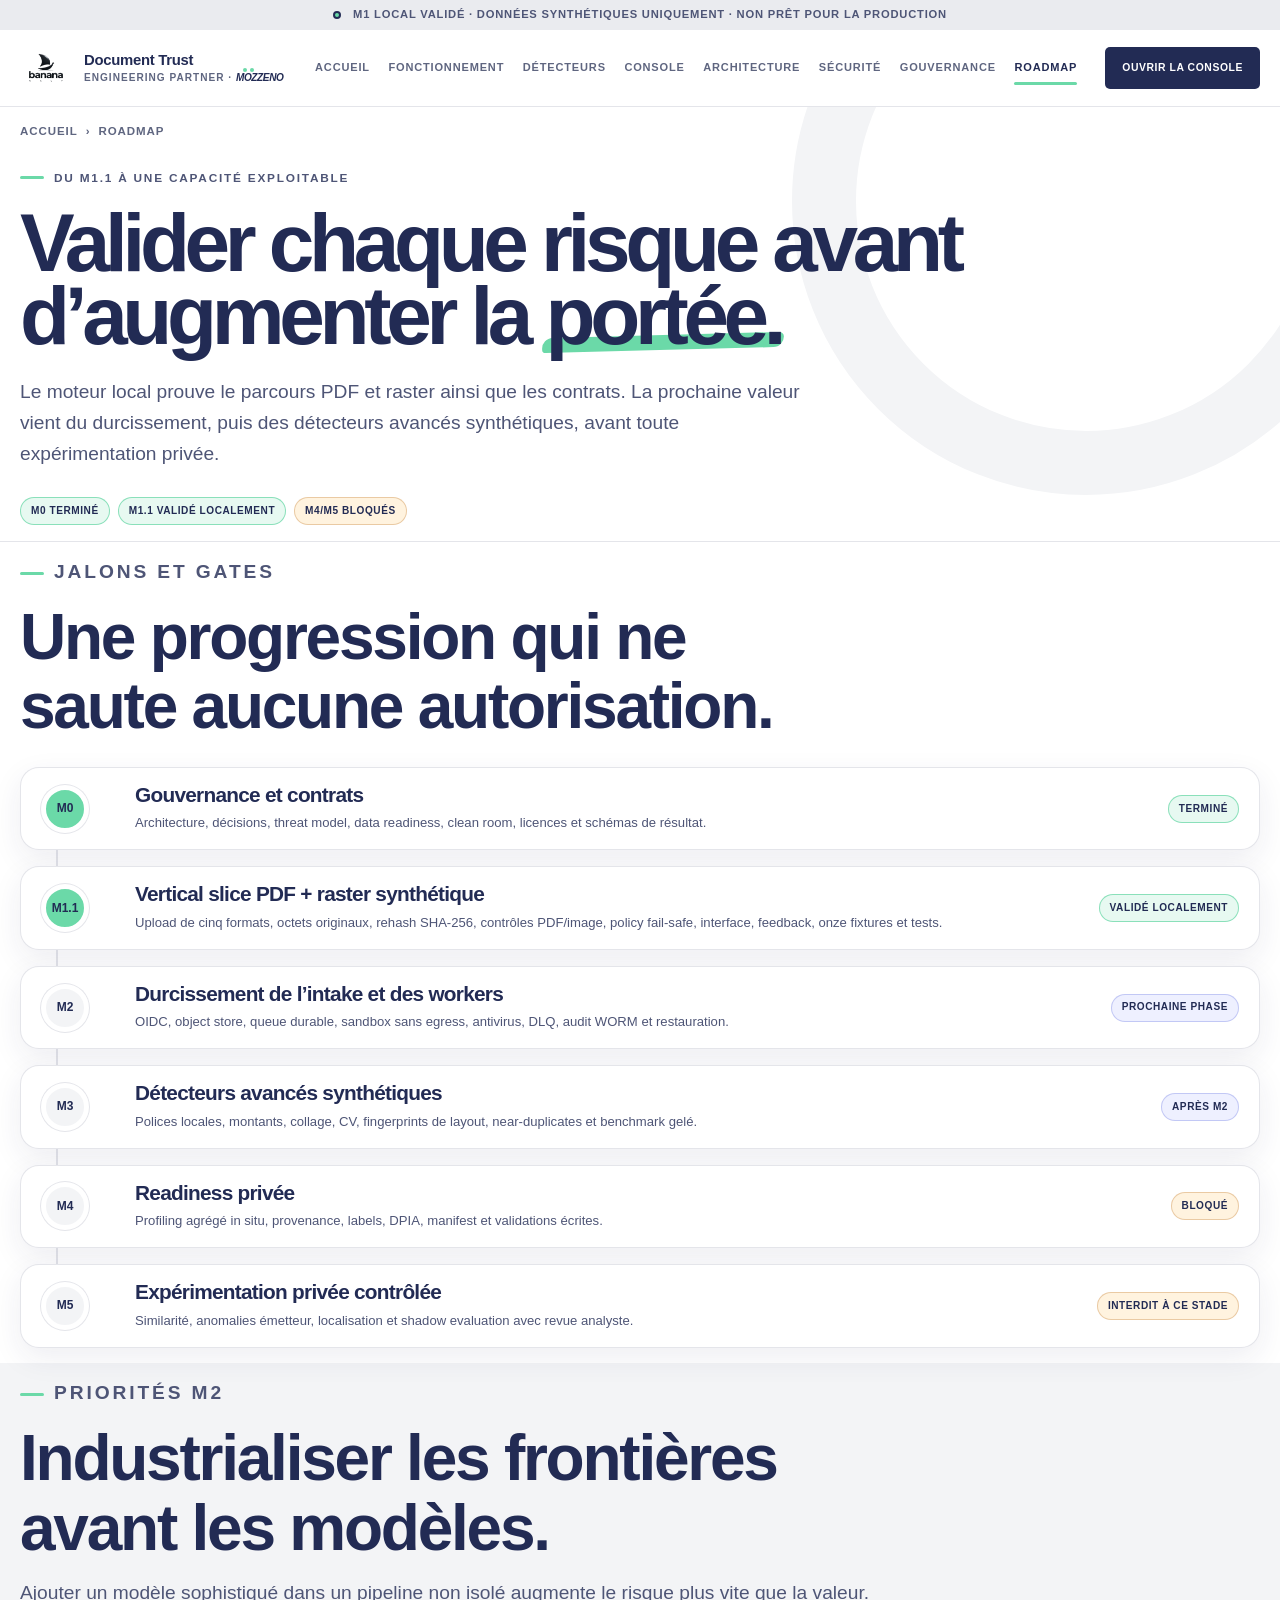
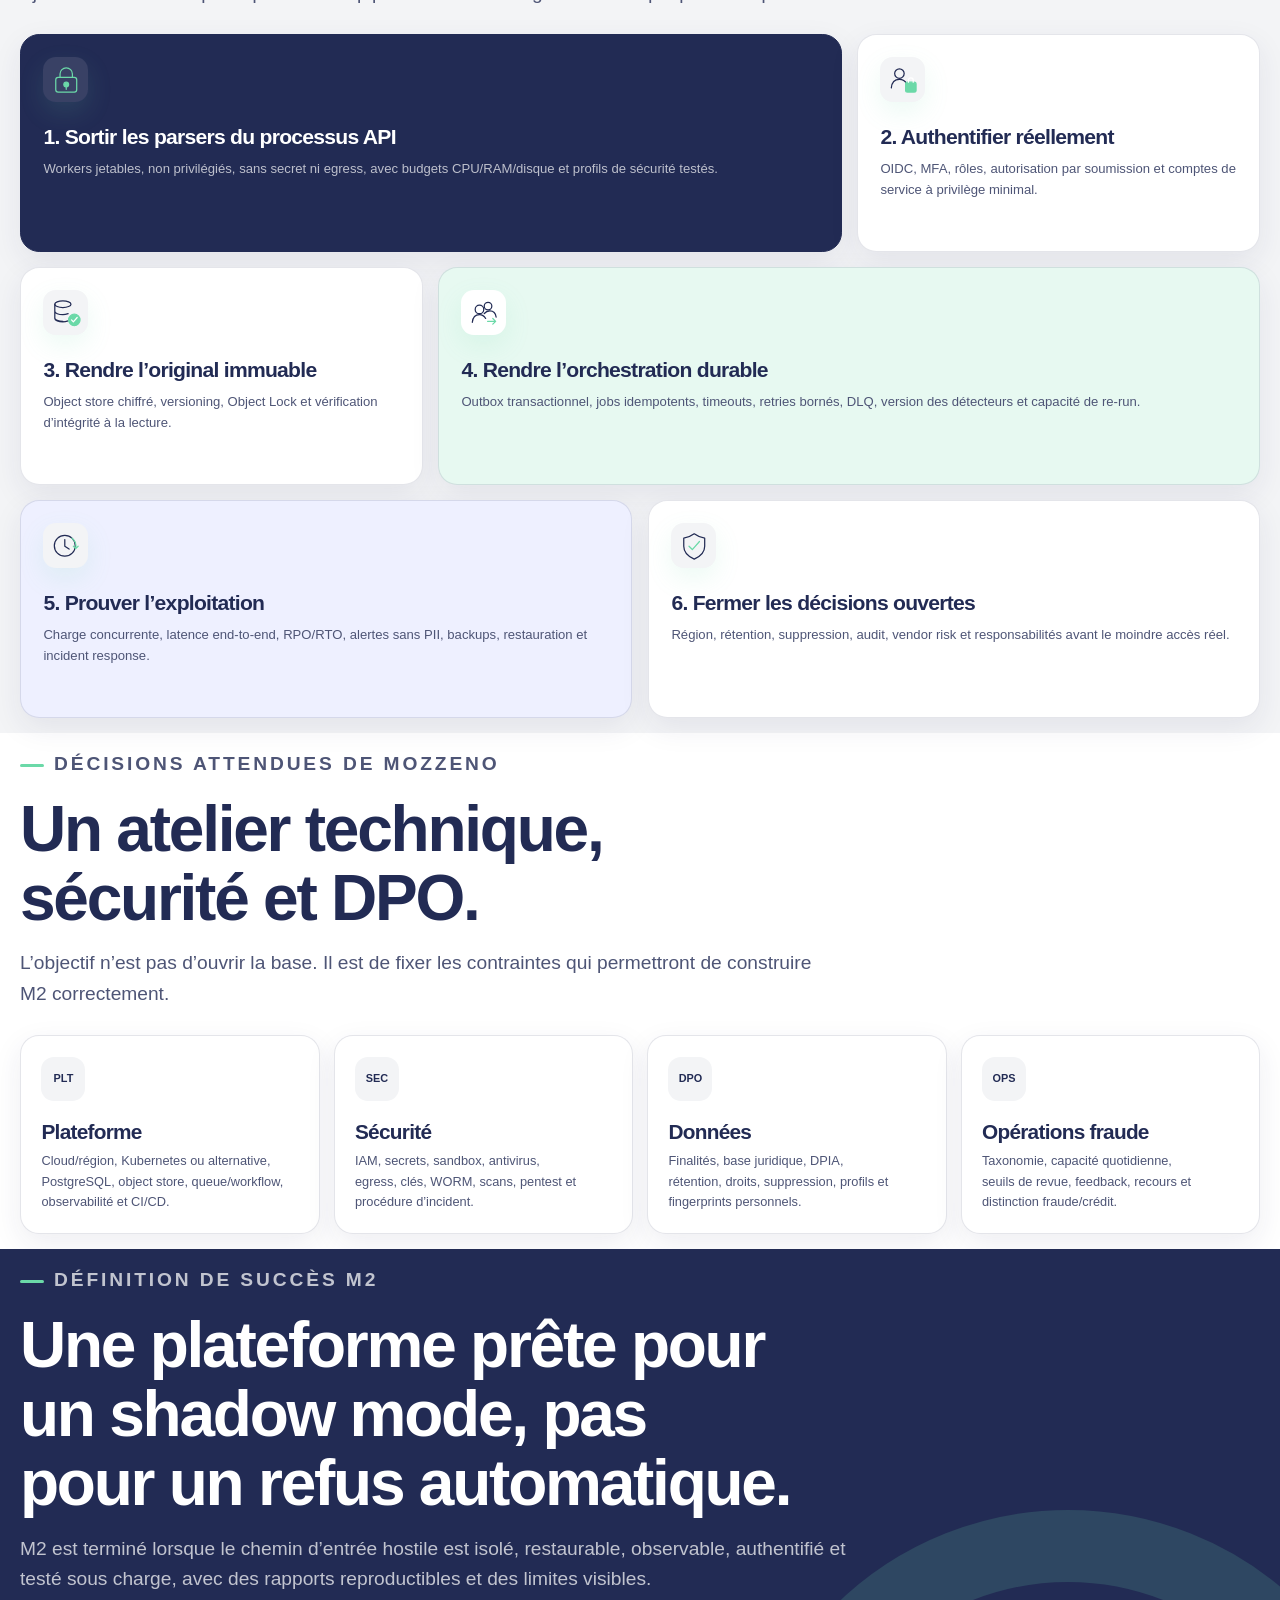
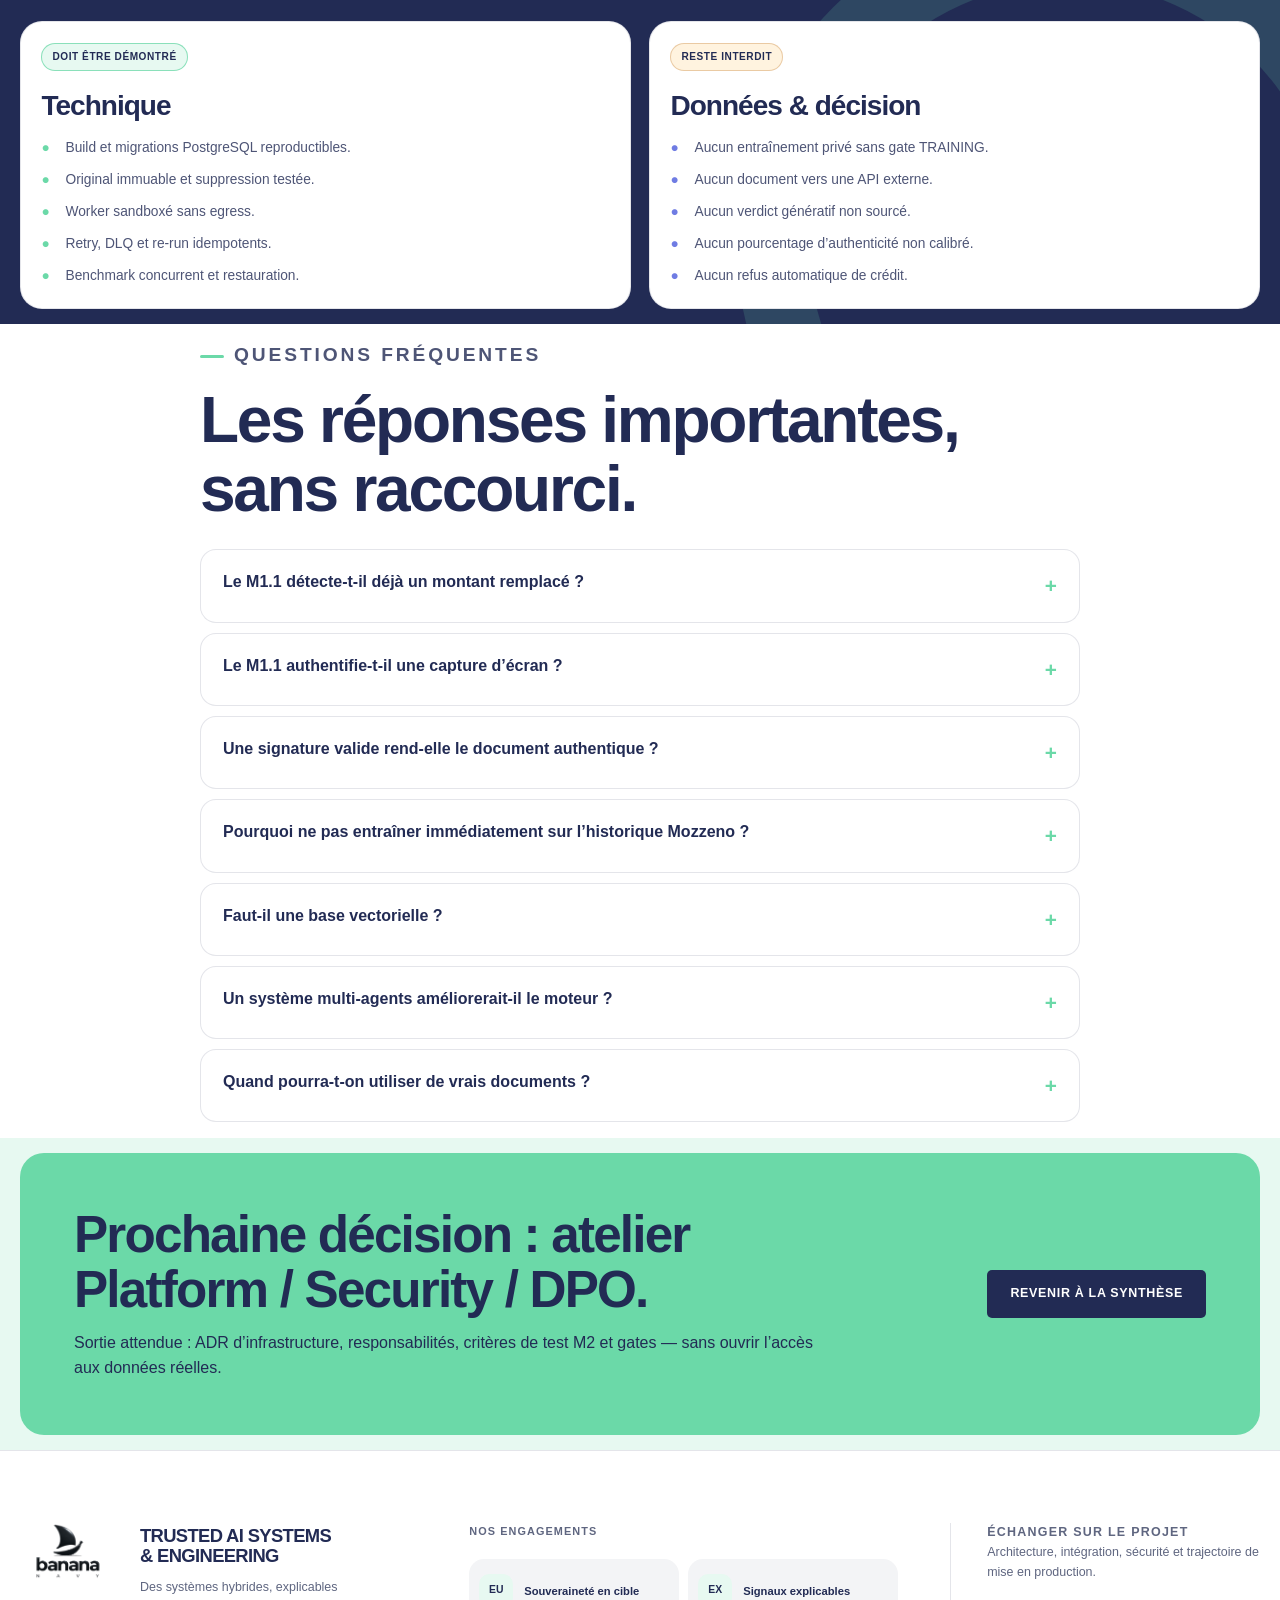
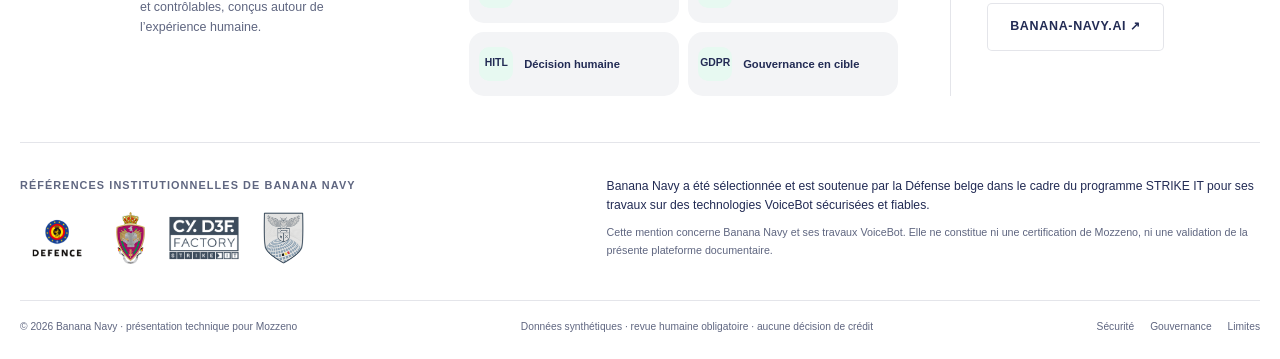
<file: roadmap.html>
<!doctype html>
<html lang="fr">
  <head>
    <meta charset="utf-8">
    <meta name="viewport" content="width=device-width, initial-scale=1">
    <meta http-equiv="Content-Security-Policy" content="default-src 'self'; base-uri 'none'; form-action 'none'; object-src 'none'; connect-src 'none'; img-src 'self' data:; style-src 'self' 'unsafe-inline'; script-src 'self'">
    <meta name="description" content="Roadmap, limites, gates et décisions attendues pour industrialiser Mozzeno Document Trust.">
    <meta name="theme-color" content="#222b54">
    <title>Roadmap · Mozzeno Document Trust</title>
    <link rel="icon" href="assets/brand/banana-navy-logo.png" type="image/png">
    <link rel="stylesheet" href="assets/styles.css?v=20260904-stack2">
    <script defer src="assets/app.js?v=20260904-stack2"></script>
  </head>
  <body data-page="roadmap">
    <a class="skip-link" href="#contenu">Aller au contenu</a>
    <div data-site-header></div>
    <noscript><div class="noscript-note">La roadmap et ses gates restent lisibles sans JavaScript.</div></noscript>

    <main id="contenu">
      <section class="subhero">
        <div class="shell">
          <nav class="breadcrumb" aria-label="Fil d’Ariane"><a href="index.html">Accueil</a><span>›</span><span>Roadmap</span></nav>
          <p class="eyebrow" style="margin-top:28px">Du M1.1 à une capacité exploitable</p>
          <h1>Valider chaque risque avant d’augmenter la <span class="accent">portée.</span></h1>
          <p class="lead">Le moteur local prouve le parcours PDF et raster ainsi que les contrats. La prochaine valeur vient du durcissement, puis des détecteurs avancés synthétiques, avant toute expérimentation privée.</p>
          <div class="status-pills"><span class="pill pill-delivered">M0 terminé</span><span class="pill pill-delivered">M1.1 validé localement</span><span class="pill pill-gate">M4/M5 bloqués</span></div>
        </div>
      </section>

      <section class="section">
        <div class="shell">
          <div class="section-head" data-reveal>
            <p class="eyebrow">Jalons et gates</p>
            <h2>Une progression qui ne saute aucune autorisation.</h2>
          </div>
          <div class="timeline">
            <article class="milestone done" data-reveal><b>M0</b><div><h3>Gouvernance et contrats</h3><p>Architecture, décisions, threat model, data readiness, clean room, licences et schémas de résultat.</p></div><span class="pill pill-delivered">Terminé</span></article>
            <article class="milestone done" data-reveal><b>M1.1</b><div><h3>Vertical slice PDF + raster synthétique</h3><p>Upload de cinq formats, octets originaux, rehash SHA-256, contrôles PDF/image, policy fail-safe, interface, feedback, onze fixtures et tests.</p></div><span class="pill pill-delivered">Validé localement</span></article>
            <article class="milestone" data-reveal><b>M2</b><div><h3>Durcissement de l’intake et des workers</h3><p>OIDC, object store, queue durable, sandbox sans egress, antivirus, DLQ, audit WORM et restauration.</p></div><span class="pill pill-target">Prochaine phase</span></article>
            <article class="milestone" data-reveal><b>M3</b><div><h3>Détecteurs avancés synthétiques</h3><p>Polices locales, montants, collage, CV, fingerprints de layout, near-duplicates et benchmark gelé.</p></div><span class="pill pill-target">Après M2</span></article>
            <article class="milestone" data-reveal><b>M4</b><div><h3>Readiness privée</h3><p>Profiling agrégé in situ, provenance, labels, DPIA, manifest et validations écrites.</p></div><span class="pill pill-gate">Bloqué</span></article>
            <article class="milestone" data-reveal><b>M5</b><div><h3>Expérimentation privée contrôlée</h3><p>Similarité, anomalies émetteur, localisation et shadow evaluation avec revue analyste.</p></div><span class="pill pill-gate">Interdit à ce stade</span></article>
          </div>
        </div>
      </section>

      <section class="section surface-section">
        <div class="shell">
          <div class="section-head" data-reveal>
            <p class="eyebrow">Priorités M2</p>
            <h2>Industrialiser les frontières avant les modèles.</h2>
            <p>Ajouter un modèle sophistiqué dans un pipeline non isolé augmente le risque plus vite que la valeur.</p>
          </div>
          <div class="bento-grid">
            <article class="bento wide navy" data-reveal><span class="card-icon" aria-hidden="true"><svg viewBox="0 0 64 64"><use href="#i-lock"></use></svg></span><h3>1. Sortir les parsers du processus API</h3><p>Workers jetables, non privilégiés, sans secret ni egress, avec budgets CPU/RAM/disque et profils de sécurité testés.</p></article>
            <article class="bento" data-reveal><span class="card-icon" aria-hidden="true"><svg viewBox="0 0 64 64"><use href="#i-user-lock"></use></svg></span><h3>2. Authentifier réellement</h3><p>OIDC, MFA, rôles, autorisation par soumission et comptes de service à privilège minimal.</p></article>
            <article class="bento" data-reveal><span class="card-icon" aria-hidden="true"><svg viewBox="0 0 64 64"><use href="#i-database"></use></svg></span><h3>3. Rendre l’original immuable</h3><p>Object store chiffré, versioning, Object Lock et vérification d’intégrité à la lecture.</p></article>
            <article class="bento wide mint" data-reveal><span class="card-icon" aria-hidden="true"><svg viewBox="0 0 64 64"><use href="#i-handoff"></use></svg></span><h3>4. Rendre l’orchestration durable</h3><p>Outbox transactionnel, jobs idempotents, timeouts, retries bornés, DLQ, version des détecteurs et capacité de re-run.</p></article>
            <article class="bento half purple" data-reveal><span class="card-icon" aria-hidden="true"><svg viewBox="0 0 64 64"><use href="#i-clock"></use></svg></span><h3>5. Prouver l’exploitation</h3><p>Charge concurrente, latence end-to-end, RPO/RTO, alertes sans PII, backups, restauration et incident response.</p></article>
            <article class="bento half" data-reveal><span class="card-icon" aria-hidden="true"><svg viewBox="0 0 64 64"><use href="#i-shield"></use></svg></span><h3>6. Fermer les décisions ouvertes</h3><p>Région, rétention, suppression, audit, vendor risk et responsabilités avant le moindre accès réel.</p></article>
          </div>
        </div>
      </section>

      <section class="section">
        <div class="shell">
          <div class="section-head" data-reveal>
            <p class="eyebrow">Décisions attendues de Mozzeno</p>
            <h2>Un atelier technique, sécurité et DPO.</h2>
            <p>L’objectif n’est pas d’ouvrir la base. Il est de fixer les contraintes qui permettront de construire M2 correctement.</p>
          </div>
          <div class="gate-grid">
            <article class="gate-card" data-reveal><b>PLT</b><h3>Plateforme</h3><p>Cloud/région, Kubernetes ou alternative, PostgreSQL, object store, queue/workflow, observabilité et CI/CD.</p></article>
            <article class="gate-card" data-reveal><b>SEC</b><h3>Sécurité</h3><p>IAM, secrets, sandbox, antivirus, egress, clés, WORM, scans, pentest et procédure d’incident.</p></article>
            <article class="gate-card" data-reveal><b>DPO</b><h3>Données</h3><p>Finalités, base juridique, DPIA, rétention, droits, suppression, profils et fingerprints personnels.</p></article>
            <article class="gate-card" data-reveal><b>OPS</b><h3>Opérations fraude</h3><p>Taxonomie, capacité quotidienne, seuils de revue, feedback, recours et distinction fraude/crédit.</p></article>
          </div>
        </div>
      </section>

      <section class="section navy-section">
        <div class="shell" style="position:relative;z-index:1">
          <div class="section-head" data-reveal>
            <p class="eyebrow">Définition de succès M2</p>
            <h2>Une plateforme prête pour un shadow mode, pas pour un refus automatique.</h2>
            <p>M2 est terminé lorsque le chemin d’entrée hostile est isolé, restaurable, observable, authentifié et testé sous charge, avec des rapports reproductibles et des limites visibles.</p>
          </div>
          <div class="comparison-grid">
            <article class="comparison-card" style="color:var(--navy)" data-reveal><span class="pill pill-delivered">Doit être démontré</span><h3>Technique</h3><ul><li>Build et migrations PostgreSQL reproductibles.</li><li>Original immuable et suppression testée.</li><li>Worker sandboxé sans egress.</li><li>Retry, DLQ et re-run idempotents.</li><li>Benchmark concurrent et restauration.</li></ul></article>
            <article class="comparison-card target" style="color:var(--navy)" data-reveal><span class="pill pill-warning">Reste interdit</span><h3>Données &amp; décision</h3><ul><li>Aucun entraînement privé sans gate TRAINING.</li><li>Aucun document vers une API externe.</li><li>Aucun verdict génératif non sourcé.</li><li>Aucun pourcentage d’authenticité non calibré.</li><li>Aucun refus automatique de crédit.</li></ul></article>
          </div>
        </div>
      </section>

      <section class="section">
        <div class="shell narrow">
          <div class="section-head" data-reveal>
            <p class="eyebrow">Questions fréquentes</p>
            <h2>Les réponses importantes, sans raccourci.</h2>
          </div>
          <div class="faq-list" data-reveal>
            <details><summary>Le M1.1 détecte-t-il déjà un montant remplacé ?</summary><p>Non. Une fixture synthétique et son masque existent pour préparer ce workstream, mais le détecteur de manipulation locale relève de M3. Le site l’étiquette explicitement comme cible.</p></details>
            <details><summary>Le M1.1 authentifie-t-il une capture d’écran ?</summary><p>Non. Il vérifie que l’image est décodable, expose des faits techniques bornés et produit un aperçu, mais les pixels ne prouvent ni la source ni une absence de retouche. Toute entrée raster reste INCONCLUSIVE avec REQUEST_NEW_ORIGINAL.</p></details>
            <details><summary>Une signature valide rend-elle le document authentique ?</summary><p>Non. Elle peut prouver l’intégrité des octets couverts et l’identité cryptographique sous certaines conditions. La confiance de la chaîne, la révocation, l’eIDAS et la vérité métier restent distinctes.</p></details>
            <details><summary>Pourquoi ne pas entraîner immédiatement sur l’historique Mozzeno ?</summary><p>Parce que la disponibilité technique ne constitue pas une base juridique ni une compatibilité de finalité. Provenance, labels, DPIA, rétention, suppression et validations écrites doivent précéder l’accès.</p></details>
            <details><summary>Faut-il une base vectorielle ?</summary><p>Pas pour le M1.1. SHA-256 suffit au doublon exact. Un index vectoriel devient utile pour le near-duplicate et les templates seulement après gouvernance, calibration et définition de la suppression.</p></details>
            <details><summary>Un système multi-agents améliorerait-il le moteur ?</summary><p>Pas pour produire les preuves de base : des détecteurs déterministes sont plus reproductibles. Une architecture hybride peut ensuite faire résumer et critiquer le rapport localement, sans autoriser les agents à inventer un signal ou modifier le verdict.</p></details>
            <details><summary>Quand pourra-t-on utiliser de vrais documents ?</summary><p>Après clôture écrite des gates DATA-ACCESS et SECURITY-PROD correspondant à l’usage précis. Une autorisation limitée au profiling ne vaut pas autorisation d’entraînement ou de production.</p></details>
          </div>
        </div>
      </section>

      <section class="section-compact mint-section">
        <div class="shell decision-banner" data-reveal>
          <div><h2>Prochaine décision : atelier Platform / Security / DPO.</h2><p>Sortie attendue : ADR d’infrastructure, responsabilités, critères de test M2 et gates — sans ouvrir l’accès aux données réelles.</p></div>
          <a class="button button-primary" href="index.html">Revenir à la synthèse</a>
        </div>
      </section>
    </main>

    <div data-site-footer></div>
  </body>
</html>
</file>
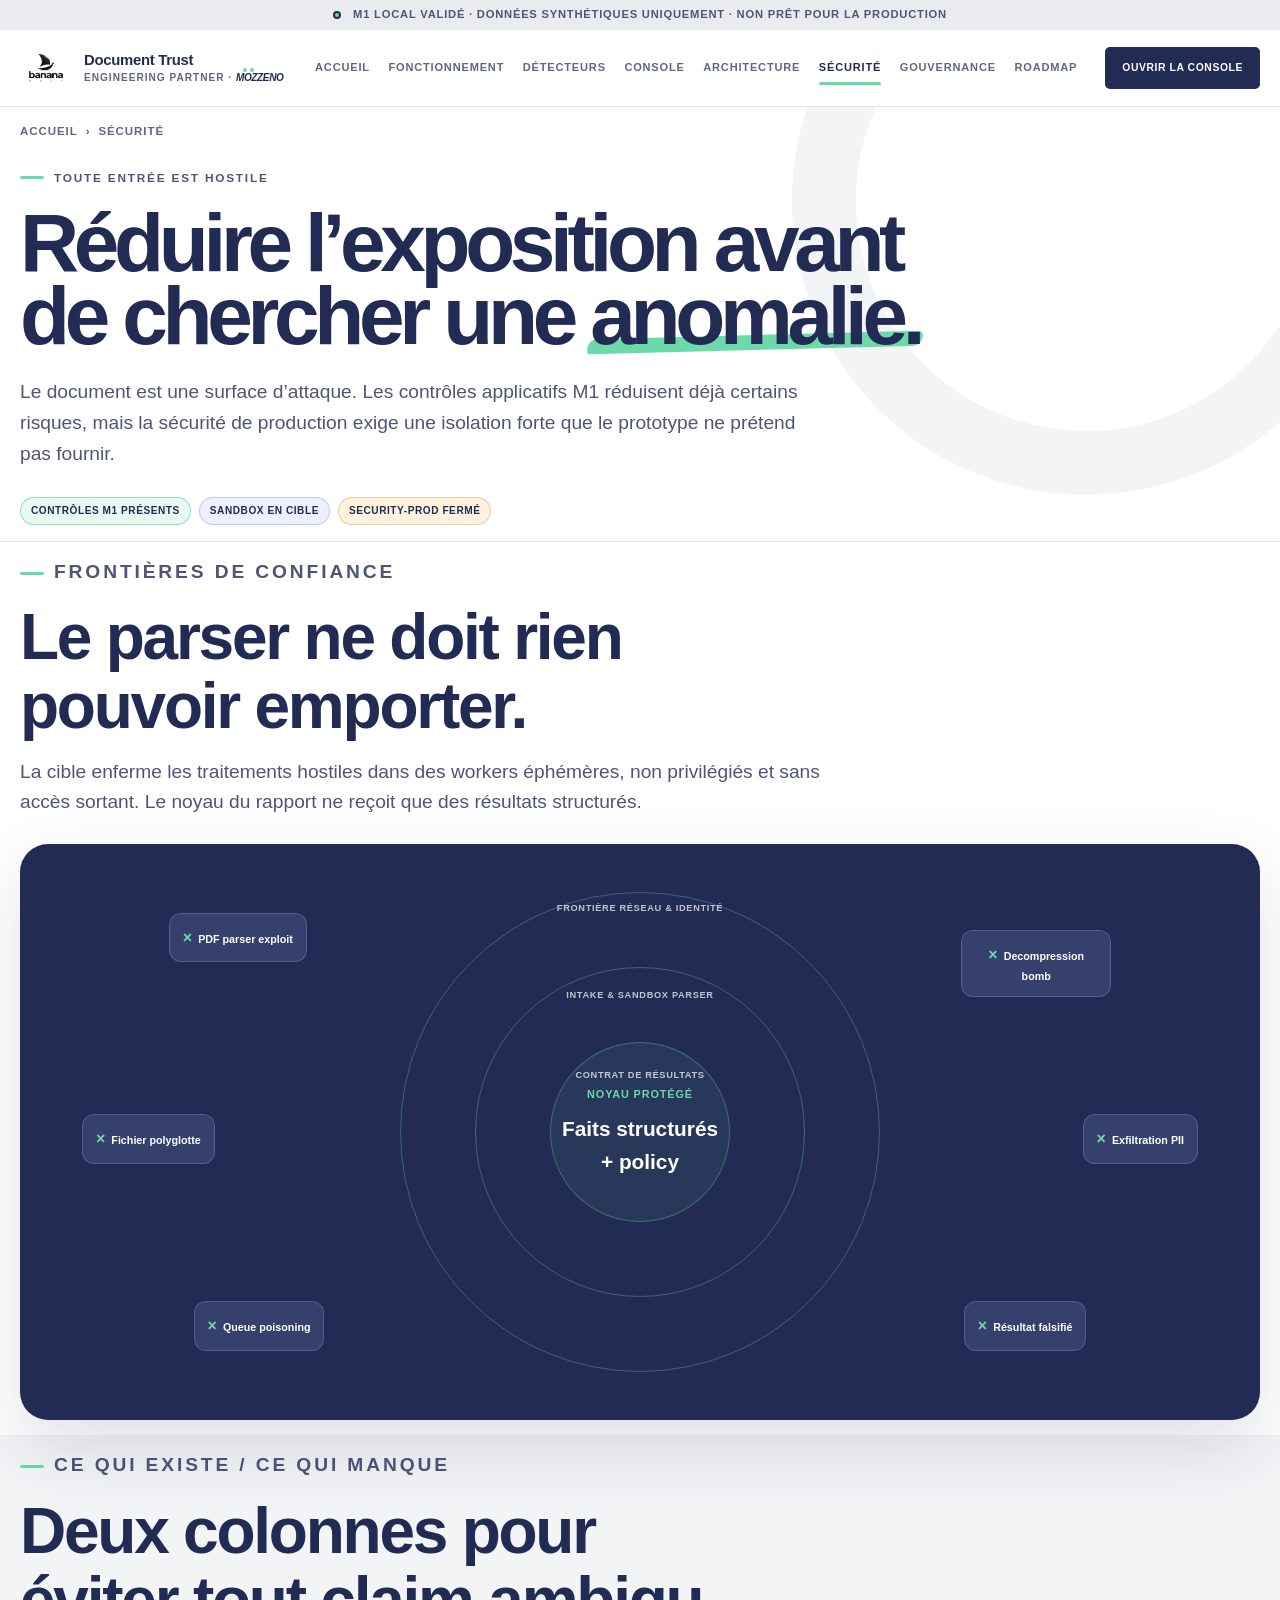
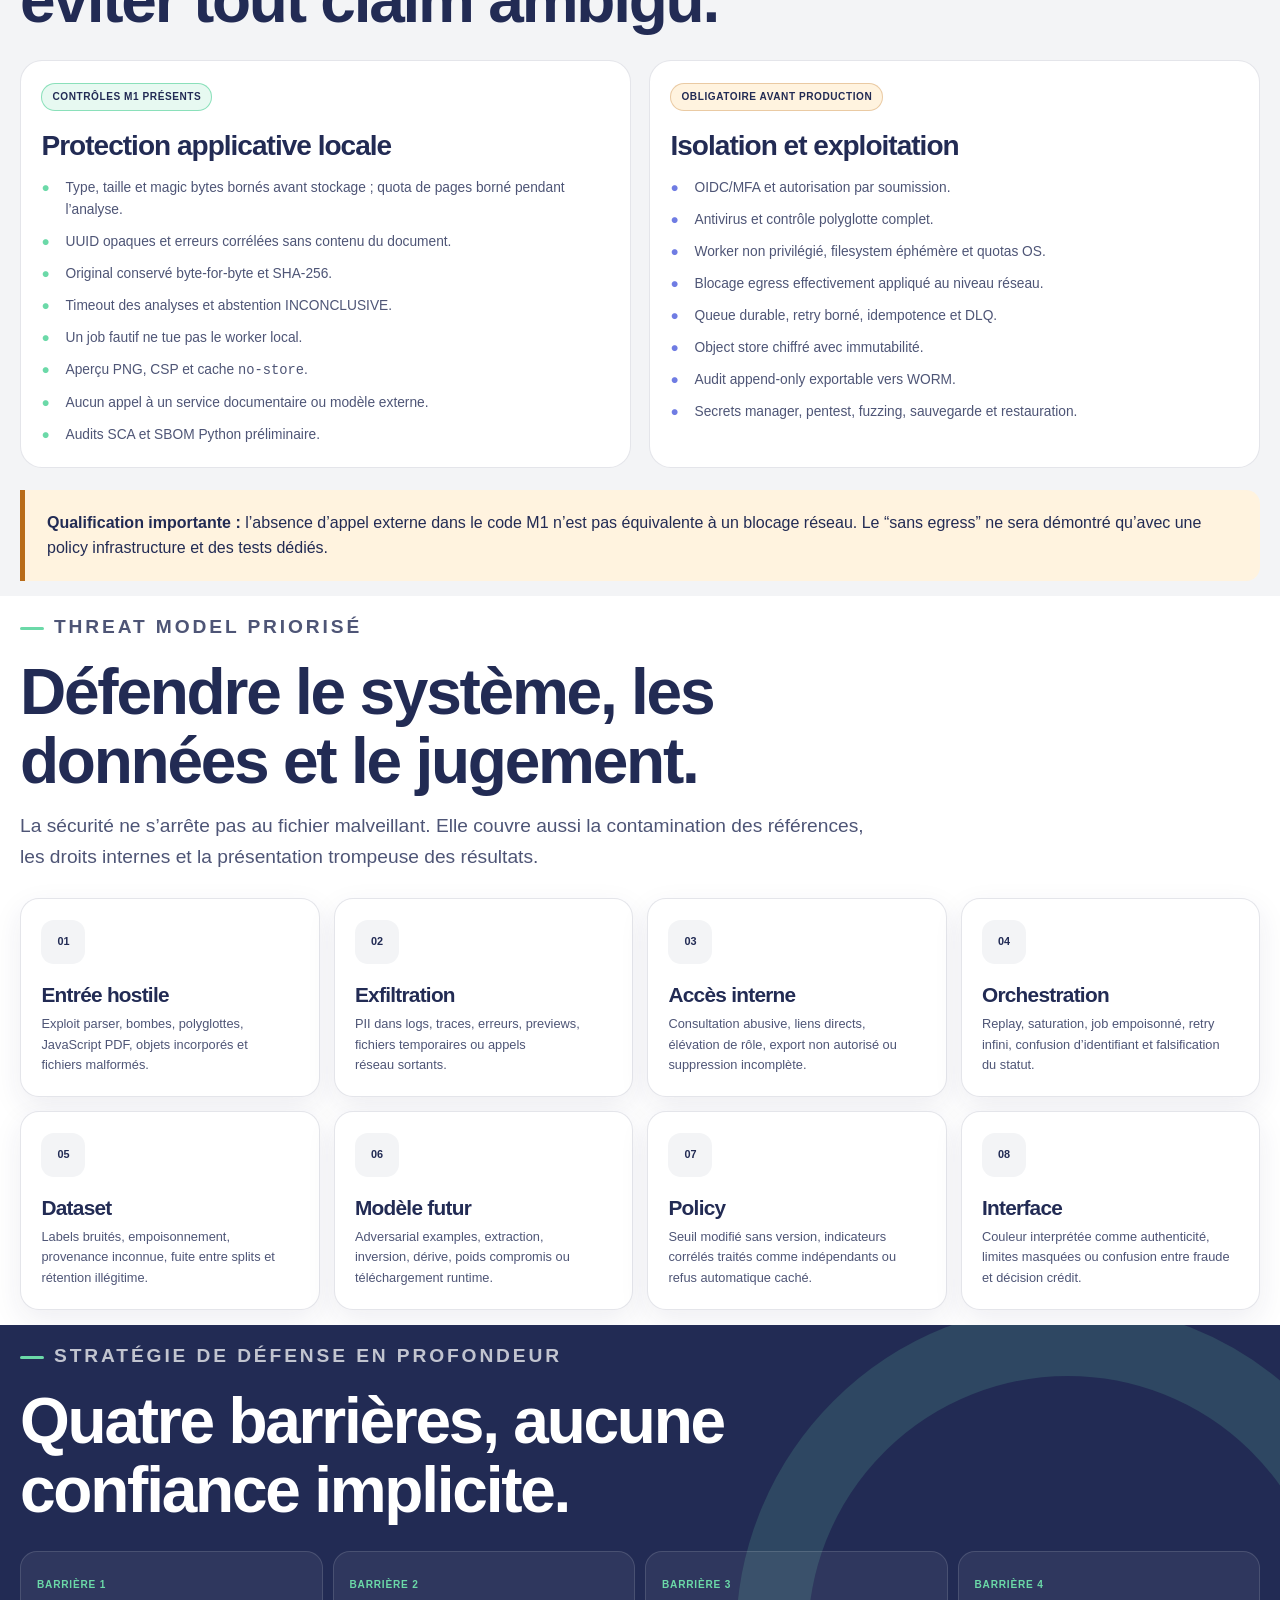
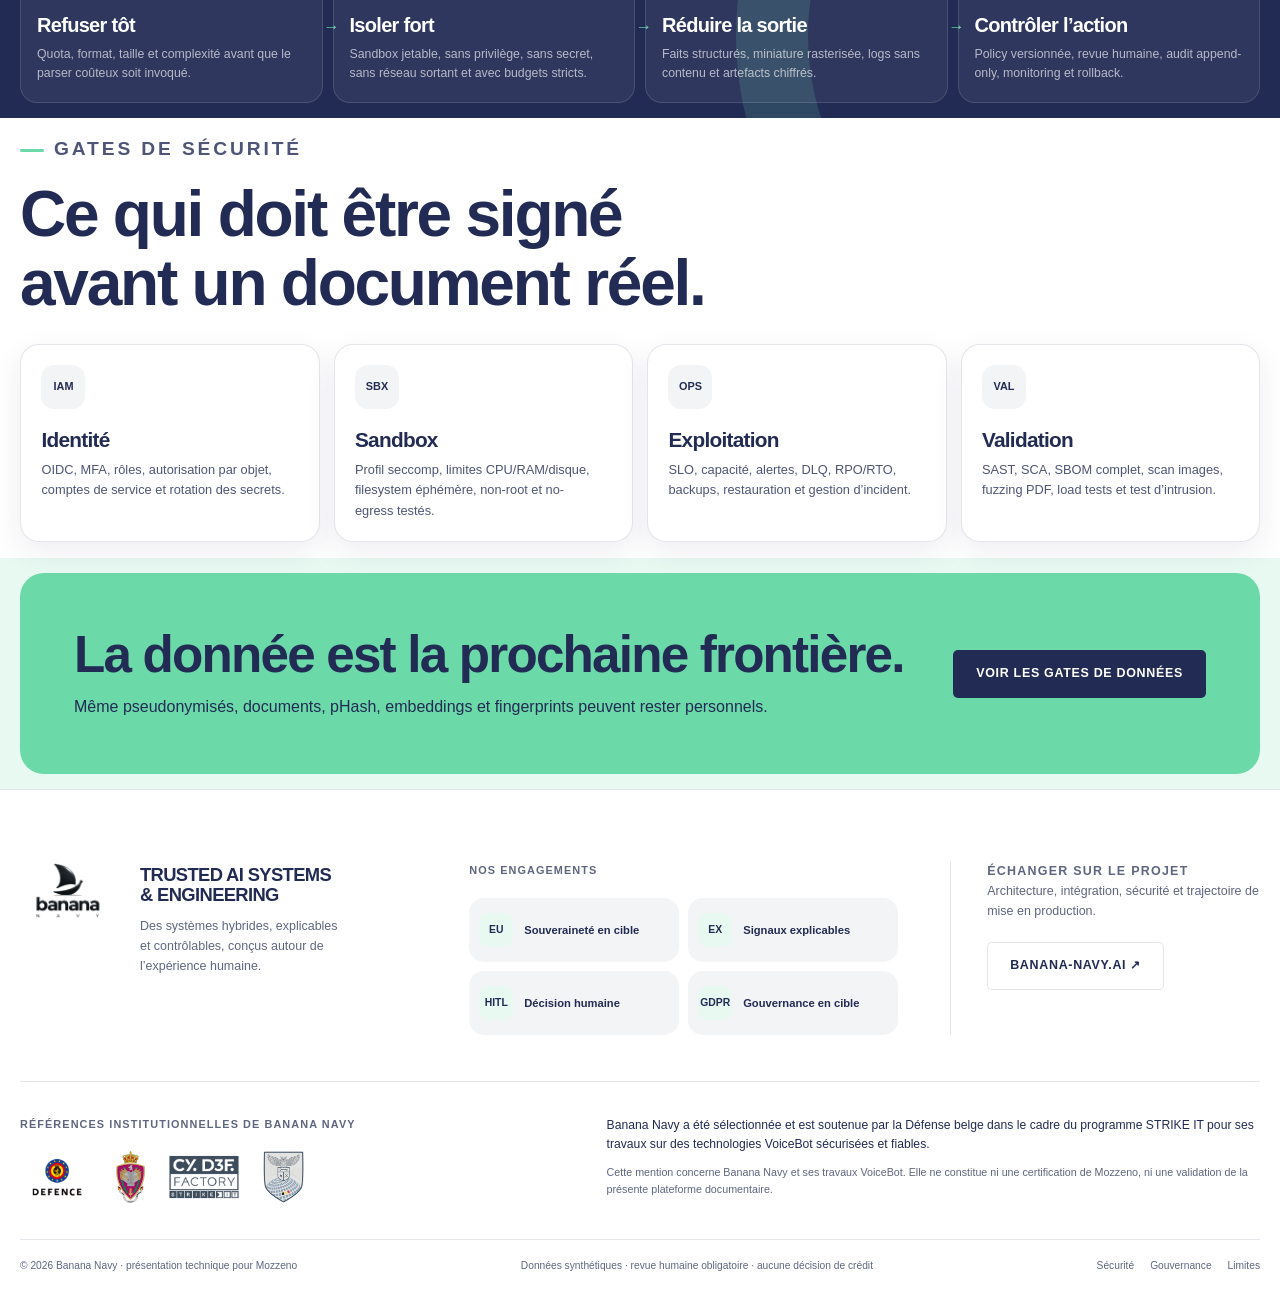
<file: securite.html>
<!doctype html>
<html lang="fr">
  <head>
    <meta charset="utf-8">
    <meta name="viewport" content="width=device-width, initial-scale=1">
    <meta http-equiv="Content-Security-Policy" content="default-src 'self'; base-uri 'none'; form-action 'none'; object-src 'none'; connect-src 'none'; img-src 'self' data:; style-src 'self' 'unsafe-inline'; script-src 'self'">
    <meta name="description" content="Frontières de confiance, menaces et contrôles de sécurité de Mozzeno Document Trust.">
    <meta name="theme-color" content="#222b54">
    <title>Sécurité · Mozzeno Document Trust</title>
    <link rel="icon" href="assets/brand/banana-navy-logo.png" type="image/png">
    <link rel="stylesheet" href="assets/styles.css?v=20260904-stack2">
    <script defer src="assets/app.js?v=20260904-stack2"></script>
  </head>
  <body data-page="securite">
    <a class="skip-link" href="#contenu">Aller au contenu</a>
    <div data-site-header></div>
    <noscript><div class="noscript-note">Les contrôles et menaces restent entièrement lisibles sans animation.</div></noscript>

    <main id="contenu">
      <section class="subhero">
        <div class="shell">
          <nav class="breadcrumb" aria-label="Fil d’Ariane"><a href="index.html">Accueil</a><span>›</span><span>Sécurité</span></nav>
          <p class="eyebrow" style="margin-top:28px">Toute entrée est hostile</p>
          <h1>Réduire l’exposition avant de chercher une <span class="accent">anomalie.</span></h1>
          <p class="lead">Le document est une surface d’attaque. Les contrôles applicatifs M1 réduisent déjà certains risques, mais la sécurité de production exige une isolation forte que le prototype ne prétend pas fournir.</p>
          <div class="status-pills"><span class="pill pill-delivered">Contrôles M1 présents</span><span class="pill pill-target">Sandbox en cible</span><span class="pill pill-gate">Security-prod fermé</span></div>
        </div>
      </section>

      <section class="section">
        <div class="shell">
          <div class="section-head" data-reveal>
            <p class="eyebrow">Frontières de confiance</p>
            <h2>Le parser ne doit rien pouvoir emporter.</h2>
            <p>La cible enferme les traitements hostiles dans des workers éphémères, non privilégiés et sans accès sortant. Le noyau du rapport ne reçoit que des résultats structurés.</p>
          </div>
          <div class="boundary-map" role="img" data-reveal aria-label="Carte des frontières de sécurité : réseau et identité, intake et sandbox parser, contrat de résultats, puis noyau protégé ; les menaces externes comprennent les exploits PDF, bombes, polyglottes, exfiltration, queue poisoning et résultats falsifiés.">
            <span class="boundary-label outer">Frontière réseau &amp; identité</span>
            <span class="boundary-label middle">Intake &amp; sandbox parser</span>
            <span class="boundary-label inner">Contrat de résultats</span>
            <div class="boundary-ring one" aria-hidden="true"></div>
            <div class="boundary-ring two" aria-hidden="true"></div>
            <div class="boundary-ring three" aria-hidden="true"></div>
            <div class="boundary-core"><b>Noyau protégé</b><strong>Faits structurés<br>+ policy</strong></div>
            <span class="threat t1">PDF parser exploit</span>
            <span class="threat t2">Decompression bomb</span>
            <span class="threat t3">Fichier polyglotte</span>
            <span class="threat t4">Exfiltration PII</span>
            <span class="threat t5">Queue poisoning</span>
            <span class="threat t6">Résultat falsifié</span>
          </div>
        </div>
      </section>

      <section class="section surface-section">
        <div class="shell">
          <div class="section-head" data-reveal>
            <p class="eyebrow">Ce qui existe / ce qui manque</p>
            <h2>Deux colonnes pour éviter tout claim ambigu.</h2>
          </div>
          <div class="comparison-grid">
            <article class="comparison-card" data-reveal>
              <span class="pill pill-delivered">Contrôles M1 présents</span>
              <h3>Protection applicative locale</h3>
              <ul><li>Type, taille et magic bytes bornés avant stockage ; quota de pages borné pendant l’analyse.</li><li>UUID opaques et erreurs corrélées sans contenu du document.</li><li>Original conservé byte-for-byte et SHA-256.</li><li>Timeout des analyses et abstention INCONCLUSIVE.</li><li>Un job fautif ne tue pas le worker local.</li><li>Aperçu PNG, CSP et cache <code>no-store</code>.</li><li>Aucun appel à un service documentaire ou modèle externe.</li><li>Audits SCA et SBOM Python préliminaire.</li></ul>
            </article>
            <article class="comparison-card target" data-reveal>
              <span class="pill pill-gate">Obligatoire avant production</span>
              <h3>Isolation et exploitation</h3>
              <ul><li>OIDC/MFA et autorisation par soumission.</li><li>Antivirus et contrôle polyglotte complet.</li><li>Worker non privilégié, filesystem éphémère et quotas OS.</li><li>Blocage egress effectivement appliqué au niveau réseau.</li><li>Queue durable, retry borné, idempotence et DLQ.</li><li>Object store chiffré avec immutabilité.</li><li>Audit append-only exportable vers WORM.</li><li>Secrets manager, pentest, fuzzing, sauvegarde et restauration.</li></ul>
            </article>
          </div>
          <div class="callout warning" style="margin-top:22px" data-reveal><p><strong>Qualification importante :</strong> l’absence d’appel externe dans le code M1 n’est pas équivalente à un blocage réseau. Le “sans egress” ne sera démontré qu’avec une policy infrastructure et des tests dédiés.</p></div>
        </div>
      </section>

      <section class="section">
        <div class="shell">
          <div class="section-head" data-reveal>
            <p class="eyebrow">Threat model priorisé</p>
            <h2>Défendre le système, les données et le jugement.</h2>
            <p>La sécurité ne s’arrête pas au fichier malveillant. Elle couvre aussi la contamination des références, les droits internes et la présentation trompeuse des résultats.</p>
          </div>
          <div class="security-grid">
            <article class="security-card" data-reveal><b>01</b><h3>Entrée hostile</h3><p>Exploit parser, bombes, polyglottes, JavaScript PDF, objets incorporés et fichiers malformés.</p></article>
            <article class="security-card" data-reveal><b>02</b><h3>Exfiltration</h3><p>PII dans logs, traces, erreurs, previews, fichiers temporaires ou appels réseau sortants.</p></article>
            <article class="security-card" data-reveal><b>03</b><h3>Accès interne</h3><p>Consultation abusive, liens directs, élévation de rôle, export non autorisé ou suppression incomplète.</p></article>
            <article class="security-card" data-reveal><b>04</b><h3>Orchestration</h3><p>Replay, saturation, job empoisonné, retry infini, confusion d’identifiant et falsification du statut.</p></article>
            <article class="security-card" data-reveal><b>05</b><h3>Dataset</h3><p>Labels bruités, empoisonnement, provenance inconnue, fuite entre splits et rétention illégitime.</p></article>
            <article class="security-card" data-reveal><b>06</b><h3>Modèle futur</h3><p>Adversarial examples, extraction, inversion, dérive, poids compromis ou téléchargement runtime.</p></article>
            <article class="security-card" data-reveal><b>07</b><h3>Policy</h3><p>Seuil modifié sans version, indicateurs corrélés traités comme indépendants ou refus automatique caché.</p></article>
            <article class="security-card" data-reveal><b>08</b><h3>Interface</h3><p>Couleur interprétée comme authenticité, limites masquées ou confusion entre fraude et décision crédit.</p></article>
          </div>
        </div>
      </section>

      <section class="section navy-section">
        <div class="shell" style="position:relative;z-index:1">
          <div class="section-head" data-reveal>
            <p class="eyebrow">Stratégie de défense en profondeur</p>
            <h2>Quatre barrières, aucune confiance implicite.</h2>
          </div>
          <div class="hybrid-flow four-column" data-reveal>
            <article class="hybrid-node"><b>Barrière 1</b><h3>Refuser tôt</h3><p>Quota, format, taille et complexité avant que le parser coûteux soit invoqué.</p></article>
            <article class="hybrid-node"><b>Barrière 2</b><h3>Isoler fort</h3><p>Sandbox jetable, sans privilège, sans secret, sans réseau sortant et avec budgets stricts.</p></article>
            <article class="hybrid-node"><b>Barrière 3</b><h3>Réduire la sortie</h3><p>Faits structurés, miniature rasterisée, logs sans contenu et artefacts chiffrés.</p></article>
            <article class="hybrid-node"><b>Barrière 4</b><h3>Contrôler l’action</h3><p>Policy versionnée, revue humaine, audit append-only, monitoring et rollback.</p></article>
          </div>
        </div>
      </section>

      <section class="section">
        <div class="shell">
          <div class="section-head" data-reveal>
            <p class="eyebrow">Gates de sécurité</p>
            <h2>Ce qui doit être signé avant un document réel.</h2>
          </div>
          <div class="gate-grid">
            <article class="gate-card" data-reveal><b>IAM</b><h3>Identité</h3><p>OIDC, MFA, rôles, autorisation par objet, comptes de service et rotation des secrets.</p></article>
            <article class="gate-card" data-reveal><b>SBX</b><h3>Sandbox</h3><p>Profil seccomp, limites CPU/RAM/disque, filesystem éphémère, non-root et no-egress testés.</p></article>
            <article class="gate-card" data-reveal><b>OPS</b><h3>Exploitation</h3><p>SLO, capacité, alertes, DLQ, RPO/RTO, backups, restauration et gestion d’incident.</p></article>
            <article class="gate-card" data-reveal><b>VAL</b><h3>Validation</h3><p>SAST, SCA, SBOM complet, scan images, fuzzing PDF, load tests et test d’intrusion.</p></article>
          </div>
        </div>
      </section>

      <section class="section-compact mint-section">
        <div class="shell decision-banner" data-reveal>
          <div><h2>La donnée est la prochaine frontière.</h2><p>Même pseudonymisés, documents, pHash, embeddings et fingerprints peuvent rester personnels.</p></div>
          <a class="button button-primary" href="gouvernance.html">Voir les gates de données</a>
        </div>
      </section>
    </main>

    <div data-site-footer></div>
  </body>
</html>
</file>
<file: assets/styles.css>
:root {
  --navy: #222b54;
  --navy-hover: #4e5576;
  --navy-focus: #293466;
  --mint: #6bd9a8;
  --mint-text: #167b58;
  --mint-soft: #e7f9f1;
  --purple: #6f7ce3;
  --purple-soft: #eef0ff;
  --muted-brand: #7a8098;
  --muted: #5f6680;
  --surface: #f3f4f6;
  --legal: #eaebef;
  --white: #ffffff;
  --ink: #18203f;
  --warning: #b86b18;
  --warning-soft: #fff3df;
  --danger: #b54655;
  --danger-soft: #fff0f2;
  --line: rgba(34, 43, 84, 0.12);
  --shadow-sm: 0 10px 30px rgba(34, 43, 84, 0.08);
  --shadow-lg: 0 28px 70px rgba(34, 43, 84, 0.14);
  --font: "Segoe UI", "Helvetica Neue", Verdana, Arial, sans-serif;
  --ease: cubic-bezier(0.22, 1, 0.36, 1);
  /* Deux sections adjacentes cumulent au maximum 2rem (1rem par bord). */
  --section-edge-space: clamp(0.75rem, 1.2vw, 1rem);
  --section-content-space: clamp(1.25rem, 2vw, 2rem);
  --bento-gap: clamp(0.75rem, 1.2vw, 1rem);
}

* {
  box-sizing: border-box;
}

html {
  scroll-behavior: smooth;
}

body {
  margin: 0;
  background: var(--white);
  color: var(--navy);
  font-family: var(--font);
  font-size: 16px;
  line-height: 1.6;
  -webkit-font-smoothing: antialiased;
}

body::before {
  position: fixed;
  z-index: 1000;
  top: 0;
  left: 0;
  width: var(--scroll-progress, 0%);
  height: 3px;
  background: var(--mint);
  content: "";
  pointer-events: none;
}

button,
input,
select {
  font: inherit;
}

button,
a {
  color: inherit;
}

button {
  cursor: pointer;
}

a {
  text-decoration: none;
}

img {
  display: block;
  max-width: 100%;
}

.visually-hidden {
  position: absolute !important;
  width: 1px !important;
  height: 1px !important;
  overflow: hidden !important;
  clip: rect(0 0 0 0) !important;
  clip-path: inset(50%) !important;
  margin: -1px !important;
  padding: 0 !important;
  border: 0 !important;
  white-space: nowrap !important;
}

.svg-sprite {
  position: absolute;
  width: 0;
  height: 0;
  overflow: hidden;
}

svg use {
  pointer-events: none;
}

.mint-fill {
  fill: var(--mint);
  stroke: var(--mint);
}

.mint-stroke {
  stroke: var(--mint) !important;
}

.white-stroke {
  stroke: var(--white) !important;
}

h1,
h2,
h3,
h4,
p {
  margin-top: 0;
}

h1,
h2,
h3,
h4 {
  line-height: 1.08;
  letter-spacing: -0.035em;
  text-wrap: balance;
}

p {
  text-wrap: pretty;
}

:focus-visible {
  outline: 3px solid var(--navy-focus);
  outline-offset: 4px;
  border-radius: 6px;
}

.navy-section :focus-visible,
.architecture-stage :focus-visible {
  outline-color: var(--white);
  box-shadow: 0 0 0 2px var(--navy-focus);
}

::selection {
  background: var(--mint);
  color: var(--navy);
}

.skip-link {
  position: fixed;
  z-index: 2000;
  top: 8px;
  left: 8px;
  transform: translateY(-150%);
  border-radius: 5px;
  background: var(--navy);
  padding: 10px 14px;
  color: white;
  font-weight: 700;
  transition: transform 0.2s ease;
}

.skip-link:focus {
  transform: none;
}

.shell {
  width: min(1240px, calc(100% - 40px));
  margin-inline: auto;
}

.narrow {
  width: min(880px, 100%);
}

.section {
  padding-block: var(--section-edge-space);
}

.section-compact {
  padding-block: var(--section-edge-space);
}

.surface-section {
  background: var(--surface);
}

.mint-section {
  background: var(--mint-soft);
}

.navy-section {
  position: relative;
  overflow: hidden;
  background: var(--navy);
  color: white;
}

.navy-section::after {
  position: absolute;
  right: -120px;
  bottom: -250px;
  width: 520px;
  height: 520px;
  border: 72px solid rgba(107, 217, 168, 0.16);
  border-radius: 50%;
  content: "";
}

.section-head {
  display: grid;
  max-width: 850px;
  gap: clamp(0.65rem, 1.2vw, 1rem);
  margin-bottom: var(--section-content-space);
}

.section-head.centered {
  margin-inline: auto;
  text-align: center;
}

.eyebrow {
  margin: 0;
  color: var(--navy-hover);
  font-size: 0.74rem;
  font-weight: 800;
  letter-spacing: 0.15em;
  text-transform: uppercase;
}

.eyebrow::before {
  display: inline-block;
  width: 24px;
  height: 3px;
  margin: 0 10px 3px 0;
  border-radius: 99px;
  background: var(--mint);
  content: "";
}

.navy-section .eyebrow {
  color: var(--mint);
}

.section-head h2 {
  margin: 0;
  font-size: clamp(2.2rem, 5vw, 4.4rem);
  font-weight: 760;
}

.section-head p,
.lead {
  margin: 0;
  color: var(--navy-hover);
  font-size: clamp(1.02rem, 1.5vw, 1.24rem);
}

.navy-section .section-head p,
.navy-section .lead {
  color: rgba(255, 255, 255, 0.72);
}

.status-strip {
  min-height: 30px;
  background: var(--legal);
  color: var(--navy-hover);
  font-size: 0.7rem;
  font-weight: 700;
  letter-spacing: 0.07em;
  text-align: center;
  text-transform: uppercase;
}

.status-strip .shell {
  display: flex;
  min-height: 30px;
  align-items: center;
  justify-content: center;
  gap: 12px;
}

.status-dot {
  width: 8px;
  height: 8px;
  border: 2px solid var(--navy);
  border-radius: 50%;
  background: var(--mint);
}

.site-header {
  position: sticky;
  z-index: 80;
  top: 0;
  border-bottom: 1px solid var(--line);
  background: rgba(255, 255, 255, 0.92);
  backdrop-filter: blur(18px) saturate(140%);
}

.header-inner {
  display: flex;
  min-height: 76px;
  align-items: center;
  gap: 28px;
}

.brand-lockup {
  display: flex;
  flex: 0 0 auto;
  align-items: center;
  gap: 12px;
}

.brand-lockup img {
  width: 52px;
  height: 42px;
  object-fit: contain;
}

.brand-copy {
  display: grid;
  line-height: 1;
}

.brand-copy strong {
  font-size: 0.93rem;
  letter-spacing: -0.02em;
}

.brand-copy span {
  margin-top: 6px;
  color: var(--muted);
  font-size: 0.63rem;
  font-weight: 750;
  letter-spacing: 0.1em;
  text-transform: uppercase;
}

.mozzeno-word {
  position: relative;
  color: var(--navy);
  font-weight: 800;
  letter-spacing: -0.04em;
}

.mozzeno-word::before,
.mozzeno-word::after {
  position: absolute;
  top: -4px;
  width: 4px;
  height: 4px;
  border-radius: 50%;
  background: var(--mint);
  content: "";
}

.mozzeno-word::before {
  left: 7px;
}

.mozzeno-word::after {
  left: 14px;
}

.site-nav {
  display: flex;
  align-items: center;
  gap: clamp(15px, 1.45vw, 24px);
  margin-left: auto;
}

.site-nav a {
  position: relative;
  padding-block: 8px;
  color: var(--muted);
  font-size: 0.69rem;
  font-weight: 800;
  letter-spacing: 0.075em;
  text-transform: uppercase;
  transition: color 0.18s ease;
}

.site-nav a:hover,
.site-nav a[aria-current="page"] {
  color: var(--navy);
}

.site-nav a[aria-current="page"]::after {
  position: absolute;
  right: 0;
  bottom: 0;
  left: 0;
  height: 3px;
  border-radius: 99px;
  background: var(--mint);
  content: "";
}

.menu-toggle {
  display: none;
  width: 44px;
  height: 44px;
  border: 1px solid var(--line);
  border-radius: 5px;
  background: white;
}

.menu-toggle span {
  display: block;
  width: 20px;
  height: 2px;
  margin: 5px auto;
  border-radius: 9px;
  background: var(--navy);
}

.button {
  display: inline-flex;
  min-height: 48px;
  align-items: center;
  justify-content: center;
  gap: 10px;
  border: 1px solid transparent;
  border-radius: 5px;
  padding: 0 22px;
  font-size: 0.78rem;
  font-weight: 800;
  letter-spacing: 0.055em;
  text-transform: uppercase;
  transition: transform 0.2s var(--ease), background 0.2s ease, box-shadow 0.2s ease;
}

.button:hover {
  transform: translateY(-2px);
  box-shadow: var(--shadow-sm);
}

.button.is-disabled,
.button[aria-disabled="true"] {
  cursor: not-allowed;
  opacity: 0.56;
  pointer-events: none;
}

.button-primary {
  background: var(--navy);
  color: white;
}

.button-primary:hover {
  background: var(--navy-hover);
}

.button-mint {
  background: var(--mint);
  color: var(--navy);
}

.button-ghost {
  border-color: var(--line);
  background: white;
}

.header-cta {
  flex: 0 0 auto;
  min-height: 42px;
  padding-inline: 16px;
  font-size: 0.65rem;
}

.hero {
  position: relative;
  overflow: hidden;
  min-height: calc(100svh - 112px);
  padding-block: clamp(2rem, 5vw, 4.5rem);
  padding-block-end: var(--section-edge-space);
}

.hero::before {
  position: absolute;
  z-index: -1;
  top: -330px;
  right: -280px;
  width: 760px;
  height: 760px;
  border: 92px solid var(--mint-soft);
  border-radius: 50%;
  content: "";
}

.hero::after {
  position: absolute;
  z-index: -1;
  top: 14%;
  right: 8%;
  width: 12px;
  height: 12px;
  border-radius: 50%;
  background: var(--mint);
  box-shadow: 32px 18px 0 rgba(111, 124, 227, 0.45), -20px 48px 0 rgba(107, 217, 168, 0.35);
  content: "";
}

.hero-grid {
  display: grid;
  grid-template-columns: minmax(420px, 560px) minmax(650px, 860px);
  align-items: center;
  justify-content: space-between;
  gap: clamp(44px, 5vw, 78px);
}

.hero-shell {
  width: min(1480px, calc(100% - 48px));
}

.hero-copy h1 {
  margin: 18px 0 24px;
  font-size: clamp(3.35rem, 4.15vw, 4.55rem);
  font-weight: 790;
  letter-spacing: -0.055em;
  line-height: 1.01;
}

body[data-page="home"] .hero-copy h1 {
  text-transform: uppercase;
}

.hero-copy {
  min-width: 0;
}

.subhero h1 {
  margin: 18px 0 24px;
  font-size: clamp(3.2rem, 7vw, 6.9rem);
  font-weight: 790;
  letter-spacing: -0.065em;
  line-height: 0.9;
}

.subhero h1 .accent {
  position: relative;
  z-index: 0;
  display: inline-block;
}

.subhero h1 .accent::after {
  position: absolute;
  z-index: -1;
  right: -0.04em;
  bottom: 0.04em;
  left: -0.04em;
  height: 0.18em;
  border-radius: 99px 40px 99px 30px;
  background: var(--mint);
  content: "";
  transform: rotate(-1.5deg);
}

.hero-copy h1 .accent {
  color: var(--mint-text);
}

.hero-copy > p {
  max-width: 550px;
  margin-bottom: 0;
  color: var(--navy-hover);
  font-size: clamp(1rem, 1.16vw, 1.14rem);
  line-height: 1.65;
}

.hero-actions {
  display: flex;
  flex-wrap: wrap;
  gap: 12px;
  margin-top: 34px;
}

.trust-line {
  display: grid;
  max-width: 570px;
  grid-template-columns: repeat(2, minmax(0, 1fr));
  gap: 12px 20px;
  margin-top: 34px;
  color: var(--muted);
  font-size: 0.78rem;
  font-weight: 650;
}

.trust-line span::before {
  display: inline-grid;
  width: 22px;
  height: 22px;
  place-items: center;
  margin-right: 9px;
  border: 1px solid rgba(107, 217, 168, 0.75);
  border-radius: 50%;
  color: var(--mint);
  content: "✓";
  font-size: 0.72rem;
  font-weight: 900;
}

.subhero {
  position: relative;
  overflow: hidden;
  border-bottom: 1px solid var(--line);
  padding-block: var(--section-edge-space);
}

.subhero::after {
  position: absolute;
  z-index: -1;
  top: -200px;
  right: -100px;
  width: 460px;
  height: 460px;
  border: 64px solid var(--surface);
  border-radius: 50%;
  content: "";
}

.subhero h1 {
  max-width: 950px;
  font-size: clamp(3rem, 6.4vw, 6rem);
}

.subhero .lead {
  max-width: 780px;
}

.breadcrumb {
  display: flex;
  gap: 8px;
  color: var(--muted);
  font-size: 0.72rem;
  font-weight: 700;
  letter-spacing: 0.08em;
  text-transform: uppercase;
}

.breadcrumb a:hover {
  color: var(--navy);
}

.status-pills {
  display: flex;
  flex-wrap: wrap;
  gap: 8px;
  margin-top: 28px;
}

.pill,
.tag {
  display: inline-flex;
  min-height: 28px;
  align-items: center;
  gap: 7px;
  border: 1px solid var(--line);
  border-radius: 999px;
  background: white;
  padding: 4px 10px;
  font-size: 0.63rem;
  font-weight: 800;
  letter-spacing: 0.055em;
  text-transform: uppercase;
  color: var(--navy);
}

.pill-delivered {
  border-color: rgba(107, 217, 168, 0.75);
  background: var(--mint-soft);
}

.pill-target {
  border-color: rgba(111, 124, 227, 0.35);
  background: var(--purple-soft);
}

.pill-gate,
.pill-warning {
  border-color: rgba(184, 107, 24, 0.3);
  background: var(--warning-soft);
}

.bento-grid {
  display: grid;
  grid-template-columns: repeat(12, 1fr);
  gap: var(--bento-gap);
}

.bento {
  --bento-lift: 0px;
  --bento-scale: 1;
  --stack-shift: 0px;
  --stack-scale: 1;
  position: relative;
  overflow: hidden;
  grid-column: span 4;
  min-height: clamp(12.5rem, 17vw, 14.5rem);
  border: 1px solid var(--line);
  border-radius: clamp(1rem, 1.5vw, 1.25rem);
  background: white;
  padding: clamp(1.05rem, 1.8vw, 1.4rem);
  box-shadow: var(--shadow-sm);
  transform: perspective(900px) translateY(calc(var(--bento-lift) + var(--stack-shift))) rotateX(var(--rx, 0deg)) rotateY(var(--ry, 0deg)) scale(var(--bento-scale)) scale(var(--stack-scale));
  transition: transform 0.22s var(--ease), box-shadow 0.22s ease, border-color 0.22s ease;
}

.bento::after {
  position: absolute;
  inset: 0;
  background: radial-gradient(circle at var(--mx, 50%) var(--my, 50%), rgba(107, 217, 168, 0.16), transparent 36%);
  content: "";
  opacity: 0;
  pointer-events: none;
  transition: opacity 0.2s ease;
}

@media (hover: hover) and (pointer: fine) {
  .bento:hover {
    --bento-lift: -3px;
    --bento-scale: 1.008;
    border-color: rgba(107, 217, 168, 0.75);
    box-shadow: var(--shadow-lg);
  }

  .bento:hover::after {
    opacity: 1;
  }
}

.bento > * {
  position: relative;
  z-index: 1;
}

.bento.wide {
  grid-column: span 8;
}

.bento.half {
  grid-column: span 6;
}

.bento.full {
  grid-column: 1 / -1;
}

.bento.mint {
  background: var(--mint-soft);
}

.bento.purple {
  background: var(--purple-soft);
}

.bento.navy {
  border-color: var(--navy);
  background: var(--navy);
  color: white;
}

.card-icon {
  display: grid;
  width: clamp(2.65rem, 3.5vw, 3rem);
  height: clamp(2.65rem, 3.5vw, 3rem);
  place-items: center;
  border-radius: 0.8rem;
  background: var(--surface);
  color: var(--navy);
  font-size: 0.76rem;
  font-weight: 900;
  letter-spacing: -0.02em;
  box-shadow: 0 10px 26px rgba(107, 217, 168, 0.13);
  transition: box-shadow 0.25s var(--ease), transform 0.25s var(--ease);
}

@media (hover: hover) and (pointer: fine) {
  .bento:hover .card-icon {
    box-shadow: 0 14px 32px rgba(107, 217, 168, 0.22);
    transform: translateY(-2px);
  }
}

.bento.mint .card-icon {
  background: white;
}

.bento.navy .card-icon {
  background: rgba(255, 255, 255, 0.1);
  color: var(--mint);
}

.bento h3 {
  margin: clamp(1rem, 2vw, 1.5rem) 0 0.55rem;
  font-size: clamp(1.2rem, 1.65vw, 1.58rem);
}

.bento p {
  margin-bottom: 0;
  color: var(--navy-hover);
  font-size: clamp(0.82rem, 0.9vw, 0.89rem);
}

.bento.navy p {
  color: rgba(255, 255, 255, 0.7);
}

.separation-section {
  position: relative;
  overflow: hidden;
  background: linear-gradient(145deg, #fff 0%, #fbfcfd 58%, #f4fbf8 100%);
  padding-block: var(--section-edge-space);
}

.separation-section > .shell {
  width: min(1470px, calc(100% - 40px));
}

.separation-section::before {
  position: absolute;
  top: -330px;
  right: -120px;
  width: 520px;
  height: 520px;
  border: 1px solid rgba(107, 217, 168, 0.68);
  border-radius: 50%;
  content: "";
  pointer-events: none;
}

.separation-section::after {
  position: absolute;
  top: 64px;
  right: 48px;
  width: 76px;
  height: 76px;
  background-image: radial-gradient(circle, rgba(107, 217, 168, 0.86) 0 3px, transparent 3.5px);
  background-size: 20px 20px;
  content: "";
  opacity: 0.72;
  pointer-events: none;
}

.separation-heading {
  position: relative;
  z-index: 1;
  min-width: 0;
  max-width: 860px;
  gap: 14px;
  margin-bottom: var(--section-content-space);
}

.separation-heading h2 {
  font-size: clamp(2.8rem, 4.4vw, 4.4rem);
}

.decision-map {
  position: relative;
  z-index: 1;
  display: grid;
  grid-template-columns: minmax(0, 1.82fr) 112px minmax(310px, 0.92fr);
  align-items: stretch;
  border: 1px solid rgba(111, 124, 227, 0.24);
  border-radius: 26px;
  background: rgba(255, 255, 255, 0.72);
  padding: 28px;
  box-shadow: 0 24px 70px rgba(34, 43, 84, 0.07);
  backdrop-filter: blur(8px);
}

.engine-zone {
  min-width: 0;
  padding-right: 20px;
}

.human-zone {
  min-width: 0;
  padding-left: 20px;
}

.zone-title {
  display: flex;
  align-items: center;
  gap: 16px;
  margin: 0 12px 22px;
  color: #4f5fc7;
  font-size: 0.74rem;
  font-weight: 850;
  letter-spacing: 0.06em;
  text-align: center;
  text-transform: uppercase;
}

.zone-title::before,
.zone-title::after {
  height: 1px;
  flex: 1;
  background: currentColor;
  content: "";
  opacity: 0.42;
}

.human-zone .zone-title {
  color: #167b58;
}

.engine-card-grid {
  position: relative;
  display: grid;
  grid-template-columns: repeat(2, minmax(0, 1fr));
  gap: 54px;
}

.engine-card-grid::before {
  position: absolute;
  z-index: 0;
  top: 64%;
  left: calc(50% - 27px);
  width: 54px;
  height: 4px;
  border-radius: 999px;
  background: linear-gradient(90deg, var(--purple), var(--mint));
  content: "";
  opacity: 0.58;
}

.engine-card-grid::after {
  position: absolute;
  z-index: 2;
  top: calc(64% - 5px);
  left: calc(50% - 31px);
  width: 14px;
  height: 14px;
  border: 3px solid white;
  border-radius: 50%;
  background: var(--mint);
  box-shadow: 0 0 0 7px rgba(107, 217, 168, 0.17);
  content: "";
  animation: separation-transfer 3.8s var(--ease) 2;
}

.separation-card {
  position: relative;
  z-index: 1;
  display: flex;
  min-width: 0;
  min-height: 472px;
  flex-direction: column;
  border: 1px solid rgba(111, 124, 227, 0.22);
  border-radius: 22px;
  background: rgba(255, 255, 255, 0.94);
  padding: 24px;
  box-shadow: 0 16px 42px rgba(34, 43, 84, 0.07);
}

.separation-card h3 {
  margin: 14px 0 8px;
  font-size: clamp(1.28rem, 1.8vw, 1.62rem);
}

.separation-card > p:not(.separation-kicker):not(.human-rule) {
  margin: 0;
  color: var(--navy-hover);
  font-size: 0.84rem;
  line-height: 1.55;
}

.separation-kicker {
  display: flex;
  align-items: center;
  gap: 10px;
  margin: 0;
  color: var(--purple);
  font-size: 0.72rem;
  font-weight: 850;
  letter-spacing: 0.09em;
  text-transform: uppercase;
}

.separation-kicker b {
  display: grid;
  width: 36px;
  height: 36px;
  place-items: center;
  border: 1px solid rgba(111, 124, 227, 0.22);
  border-radius: 50%;
  background: var(--purple-soft);
  font-size: 0.78rem;
}

.separation-kicker span::before {
  margin-right: 9px;
  content: "·";
}

.fact-visual,
.signal-visual {
  position: relative;
  min-height: 172px;
  margin-top: auto;
  border: 1px solid rgba(111, 124, 227, 0.18);
  border-radius: 14px;
  background: linear-gradient(145deg, white, rgba(238, 240, 255, 0.58));
}

.fact-visual {
  overflow: hidden;
  padding: 20px 14px 14px;
}

.fact-visual::before,
.fact-visual::after {
  position: absolute;
  right: 18px;
  width: 46%;
  height: 5px;
  border-radius: 999px;
  background: rgba(34, 43, 84, 0.16);
  content: "";
}

.fact-visual::before {
  top: 28px;
  box-shadow: 0 17px 0 rgba(34, 43, 84, 0.11), 0 34px 0 rgba(34, 43, 84, 0.14);
}

.fact-visual::after {
  top: 79px;
  width: 32%;
}

.fact-document {
  display: grid;
  width: 56px;
  height: 66px;
  place-items: center;
  border: 1px solid rgba(111, 124, 227, 0.34);
  border-radius: 12px;
  background: white;
  color: var(--navy);
}

.fact-document svg,
.signal-visual svg,
.human-review-visual svg,
.review-options svg,
.human-rule svg,
.byte-evidence + small svg {
  width: 34px;
  height: 34px;
  fill: none;
  stroke: currentColor;
  stroke-linecap: round;
  stroke-linejoin: round;
  stroke-width: 2.6;
}

.byte-evidence {
  position: relative;
  z-index: 1;
  display: grid;
  grid-template-columns: repeat(7, 1fr);
  margin-top: 16px;
  border: 1px solid rgba(111, 124, 227, 0.34);
  border-radius: 7px;
  background: white;
  box-shadow: 0 7px 18px rgba(111, 124, 227, 0.12);
}

.byte-evidence span {
  padding: 5px 2px;
  border-right: 1px solid rgba(111, 124, 227, 0.18);
  color: var(--navy);
  font-family: ui-monospace, SFMono-Regular, Consolas, monospace;
  font-size: 0.62rem;
  font-weight: 850;
  text-align: center;
}

.byte-evidence span:last-child {
  border-right: 0;
}

.fact-visual small {
  display: flex;
  align-items: center;
  justify-content: center;
  gap: 7px;
  width: max-content;
  max-width: 100%;
  margin: 14px auto 0;
  border: 1px solid rgba(47, 191, 134, 0.42);
  border-radius: 8px;
  background: rgba(231, 249, 241, 0.75);
  padding: 6px 10px;
  color: #167b58;
  font-size: 0.6rem;
  font-weight: 850;
  letter-spacing: 0.04em;
  text-transform: uppercase;
}

.fact-visual small svg {
  width: 20px;
  height: 20px;
}

.signal-visual {
  display: grid;
  grid-template-columns: repeat(2, 1fr);
  gap: 22px;
  align-items: start;
  padding: 18px;
}

.signal-visual > div {
  display: grid;
  gap: 12px;
  color: var(--navy);
  font-size: 0.6rem;
  font-weight: 850;
  letter-spacing: 0.06em;
  text-transform: uppercase;
}

.signal-visual i {
  position: relative;
  display: block;
  height: 5px;
  border-radius: 99px;
  background: rgba(111, 124, 227, 0.28);
}

.signal-visual i::after {
  position: absolute;
  top: 50%;
  left: 68%;
  width: 16px;
  height: 16px;
  border: 3px solid var(--purple);
  border-radius: 50%;
  background: white;
  content: "";
  transform: translate(-50%, -50%);
}

.signal-visual > div:nth-child(2) i::after {
  left: 43%;
}

.signal-visual > b {
  position: absolute;
  right: 50%;
  bottom: 14px;
  display: grid;
  width: 78px;
  height: 78px;
  place-items: center;
  border: 6px solid rgba(34, 43, 84, 0.72);
  border-radius: 50%;
  background: rgba(255, 255, 255, 0.94);
  box-shadow: 16px 18px 0 -8px rgba(34, 43, 84, 0.88);
  color: var(--purple);
  transform: translateX(50%);
}

.signal-qualifiers {
  display: grid;
  grid-template-columns: repeat(2, minmax(0, 1fr));
  gap: 8px;
  margin-top: 14px;
}

.signal-qualifiers span {
  display: grid;
  min-height: 34px;
  place-items: center;
  border: 1px solid rgba(184, 107, 24, 0.22);
  border-radius: 8px;
  background: var(--warning-soft);
  color: #92520d;
  font-size: 0.58rem;
  font-weight: 850;
  letter-spacing: 0.045em;
  text-align: center;
  text-transform: uppercase;
}

.signal-qualifiers span:last-child {
  border-color: rgba(111, 124, 227, 0.2);
  background: var(--purple-soft);
  color: var(--purple);
}

.decision-boundary {
  position: relative;
  display: grid;
  min-width: 0;
  place-items: center;
  border-right: 2px dashed rgba(111, 124, 227, 0.5);
  border-left: 2px dashed rgba(111, 124, 227, 0.5);
}

.decision-boundary > span {
  color: var(--navy);
  font-size: 0.72rem;
  font-weight: 850;
  letter-spacing: 0.12em;
  text-transform: uppercase;
  transform: rotate(-90deg);
  white-space: nowrap;
}

.decision-boundary strong {
  position: absolute;
  right: 50%;
  bottom: 74px;
  width: 116px;
  border-radius: 12px;
  background: linear-gradient(145deg, var(--purple-soft), #dddfff);
  padding: 14px 8px;
  box-shadow: 0 12px 26px rgba(111, 124, 227, 0.16);
  color: var(--navy);
  font-size: 0.72rem;
  line-height: 1.35;
  text-align: center;
  transform: translateX(50%);
}

.treatment-card {
  border-color: rgba(47, 191, 134, 0.25);
  padding: 20px;
}

.treatment-card .separation-kicker {
  color: #248c66;
}

.treatment-card .separation-kicker b {
  border-color: rgba(47, 191, 134, 0.22);
  background: var(--mint-soft);
}

.human-review-visual {
  display: grid;
  grid-template-columns: 0.8fr 1fr 1.1fr;
  align-items: center;
  gap: 10px;
  min-height: 132px;
  margin-top: auto;
}

.human-review-visual > span,
.human-review-visual > b {
  display: grid;
  min-width: 0;
  place-items: center;
  border: 1px solid rgba(47, 191, 134, 0.23);
  border-radius: 16px;
  background: linear-gradient(145deg, white, var(--mint-soft));
  color: var(--navy);
}

.human-review-visual > span {
  height: 82px;
}

.human-review-visual > span:nth-child(2) {
  height: 104px;
}

.human-review-visual > b {
  min-height: 118px;
  padding: 9px 6px;
  color: #19835d;
}

.human-review-visual > b small {
  margin-top: 6px;
  color: var(--navy);
  font-size: 0.55rem;
  font-weight: 850;
  line-height: 1.35;
  text-align: center;
  text-transform: uppercase;
}

.review-options {
  display: grid;
  grid-template-columns: repeat(2, minmax(0, 1fr));
  gap: 10px;
  margin-top: 12px;
}

.review-options span {
  display: flex;
  min-height: 40px;
  align-items: center;
  justify-content: center;
  gap: 8px;
  border: 1px solid rgba(47, 191, 134, 0.48);
  border-radius: 8px;
  background: white;
  color: var(--navy);
  font-size: 0.58rem;
  font-weight: 850;
  letter-spacing: 0.04em;
  text-align: center;
  text-transform: uppercase;
}

.review-options svg {
  width: 20px;
  height: 20px;
}

.human-rule {
  display: flex;
  align-items: center;
  gap: 11px;
  margin: 12px 0 0;
  border-radius: 10px;
  background: linear-gradient(90deg, rgba(231, 249, 241, 0.9), rgba(243, 244, 246, 0.75));
  padding: 10px 12px;
  color: var(--navy);
  font-size: 0.67rem;
  font-weight: 760;
  line-height: 1.45;
}

.human-rule svg {
  width: 28px;
  height: 28px;
  flex: 0 0 auto;
  color: #19835d;
}

/* Exact crops from the visual kit supplied for this section. */
.visual-kit-slice,
.number-asset,
.signal-qualifiers,
.review-options,
.human-rule {
  background-image: url("illustrations/separation-visual-kit.png");
  background-repeat: no-repeat;
}

.separation-kicker {
  gap: 6px;
  color: #4f5fc7;
}

.separation-kicker > span::before {
  display: none;
}

.separation-kicker b.number-asset {
  display: block;
  width: 62px;
  height: 43px;
  flex: 0 0 auto;
  border: 0;
  border-radius: 0;
  background-color: transparent;
  background-image: url("illustrations/separation-visual-kit.png");
  background-size: 998px 666px;
}

.separation-kicker b.number-asset.number-01 {
  background-position: -21px -193px;
}

.separation-kicker b.number-asset.number-02 {
  background-position: -117px -193px;
}

.separation-kicker b.number-asset.number-03 {
  background-position: -219px -193px;
}

.fact-visual.visual-kit-slice {
  width: 270px;
  height: 229px;
  min-height: 0;
  flex: 0 0 auto;
  margin: auto auto 0;
  border: 0;
  border-radius: 0;
  background-color: transparent;
  background-position: -23px -271px;
  background-size: 1044px 696px;
  padding: 0;
}

.fact-visual.visual-kit-slice::before,
.fact-visual.visual-kit-slice::after {
  content: none;
}

.fact-qualifier {
  width: 174px;
  height: 49px;
  flex: 0 0 auto;
  margin: 8px auto 0;
  background-position: -25px -511px;
  background-size: 1044px 696px;
}

.signal-visual {
  display: block;
  width: 260px;
  height: 260px;
  min-height: 0;
  flex: 0 0 auto;
  margin: auto auto 0;
  border: 0;
  border-radius: 0;
  background: none;
  padding: 0;
}

.signal-signature,
.signal-inspection {
  display: block;
  background-size: 952px 635px;
}

.signal-signature {
  width: 260px;
  height: 96px;
  background-position: -296px -180px;
}

.signal-inspection {
  width: 230px;
  height: 164px;
  margin: -2px auto 0;
  background-position: -296px -279px;
}

.signal-qualifiers {
  display: block;
  width: 294px;
  height: 47px;
  flex: 0 0 auto;
  margin: 10px auto 0;
  background-position: -198px -466px;
  background-size: 952px 635px;
}

.decision-boundary {
  border: 0;
}

.decision-boundary::after {
  position: absolute;
  top: 0;
  bottom: 0;
  left: 50%;
  border-left: 2px dashed rgba(111, 124, 227, 0.52);
  content: "";
  transform: translateX(-50%);
}

.decision-boundary > span {
  position: relative;
  z-index: 3;
  background: white;
  padding: 8px 3px;
}

.decision-boundary strong {
  z-index: 4;
}

.treatment-card .separation-kicker {
  color: #167b58;
}

.treatment-card .separation-kicker b.number-asset {
  border: 0;
  background-color: transparent;
}

.human-review-visual.visual-kit-slice {
  display: block;
  width: 326px;
  height: 104px;
  min-height: 0;
  flex: 0 0 auto;
  margin: auto auto 0;
  background-position: -545px -166px;
  background-size: 891px 594px;
}

.review-options {
  display: block;
  width: 318px;
  height: 55px;
  flex: 0 0 auto;
  margin: 12px auto 0;
  background-position: -763px -457px;
  background-size: 1106px 737px;
}

.human-rule {
  display: grid;
  width: 327px;
  min-height: 63px;
  align-items: center;
  flex: 0 0 auto;
  margin: 12px auto 0;
  border-radius: 0;
  background-color: transparent;
  background-position: -709px -512px;
  background-size: 1060px 707px;
  padding: 8px 12px 8px 72px;
  font-size: 0.61rem;
}

@keyframes separation-transfer {
  0%, 15% { left: calc(50% - 31px); opacity: 0; }
  22% { opacity: 1; }
  72% { left: calc(50% + 17px); opacity: 1; }
  80%, 100% { left: calc(50% + 17px); opacity: 0; }
}

@media (max-width: 1360px) {
  .decision-map {
    grid-template-columns: 1fr;
    gap: 24px;
  }

  .engine-zone,
  .human-zone {
    padding: 0;
  }

  .decision-boundary {
    min-height: 112px;
    border: 0;
  }

  .decision-boundary::after {
    top: 50%;
    right: 0;
    bottom: auto;
    left: 0;
    border-top: 2px dashed rgba(111, 124, 227, 0.5);
    border-left: 0;
    transform: none;
  }

  .decision-boundary > span {
    transform: none;
  }

  .decision-boundary strong {
    right: 24px;
    bottom: 50%;
    transform: translateY(50%);
  }

  .treatment-card {
    min-height: 430px;
  }
}

@media (max-width: 780px) {
  .separation-section::before {
    top: -250px;
    right: -310px;
    width: 440px;
    height: 440px;
  }

  .separation-section::after {
    display: none;
  }

  .decision-map {
    border-radius: 20px;
    padding: 16px;
  }

  .engine-card-grid {
    grid-template-columns: 1fr;
    gap: 18px;
  }

  .engine-card-grid::before {
    top: 50%;
    left: 50%;
    display: block;
    width: 3px;
    height: 20px;
    background: linear-gradient(180deg, var(--purple), var(--mint));
    transform: translate(-50%, -50%);
  }

  .engine-card-grid::after {
    top: 50%;
    left: 50%;
    display: block;
    animation: separation-transfer-mobile 3.8s var(--ease) 2;
  }

  .separation-card {
    min-height: 0;
  }

  .fact-visual,
  .signal-visual,
  .human-review-visual {
    margin-top: 24px;
  }
}

@media (max-width: 520px) {
  .hero-copy .eyebrow {
    font-size: 0.62rem;
    letter-spacing: 0.1em;
  }

  .separation-heading h2 {
    font-size: 2.55rem;
  }

  .decision-map {
    margin-inline: -4px;
    padding: 12px;
  }

  .zone-title {
    gap: 8px;
    margin-inline: 0;
    font-size: 0.62rem;
  }

  .separation-card {
    padding: 20px;
  }

  .decision-boundary {
    min-height: 154px;
    align-content: start;
    padding-top: 18px;
  }

  .decision-boundary strong {
    right: 50%;
    bottom: 12px;
    transform: translateX(50%);
  }

  .human-review-visual {
    grid-template-columns: repeat(2, 1fr);
  }

  .human-review-visual > b {
    grid-column: 1 / -1;
  }

  .review-options {
    grid-template-columns: 1fr;
  }

  .signal-qualifiers {
    width: 284px;
    height: 44px;
    background-position: -191px -451px;
    background-size: 922px 614px;
  }

  .human-review-visual.visual-kit-slice {
    width: 281px;
    height: 89px;
    background-position: -470px -143px;
    background-size: 768px 512px;
  }

  .review-options {
    width: 283px;
    height: 49px;
    background-position: -678px -406px;
    background-size: 983px 655px;
  }

  .human-rule {
    width: 282px;
    min-height: 54px;
    background-position: -612px -441px;
    background-size: 914px 609px;
    padding: 6px 8px 6px 62px;
    font-size: 0.56rem;
  }
}

.metric-grid {
  display: grid;
  grid-template-columns: repeat(5, 1fr);
  gap: 12px;
}

.metric {
  border: 1px solid var(--line);
  border-radius: 18px;
  background: white;
  padding: 24px 18px;
  text-align: center;
}

.metric strong {
  display: block;
  color: var(--navy);
  font-size: clamp(2rem, 4vw, 3rem);
  letter-spacing: -0.06em;
  line-height: 1;
}

.metric span {
  display: block;
  margin-top: 10px;
  color: var(--muted);
  font-size: 0.68rem;
  font-weight: 750;
  letter-spacing: 0.055em;
  text-transform: uppercase;
}

.metric-note {
  margin: 18px 0 0;
  color: var(--muted);
  font-size: 0.75rem;
  text-align: center;
}

.trust-console {
  position: relative;
  isolation: isolate;
  min-width: 0;
  min-height: 680px;
  margin: 0;
  overflow: hidden;
  border: 1px solid rgba(34, 43, 84, 0.14);
  border-radius: 30px;
  background: linear-gradient(145deg, #fff 8%, #f7f8fb 100%);
  padding: 16px;
  box-shadow: 0 30px 82px rgba(34, 43, 84, 0.14);
}

.trust-console::before {
  position: absolute;
  z-index: -1;
  top: -150px;
  right: -110px;
  width: 360px;
  height: 360px;
  border-radius: 50%;
  background: radial-gradient(circle, rgba(107, 217, 168, 0.2), transparent 68%);
  content: "";
}

.console-toolbar {
  position: relative;
  z-index: 2;
  display: grid;
  min-height: 72px;
  grid-template-columns: minmax(172px, 0.8fr) minmax(260px, 1.2fr) auto;
  align-items: center;
  gap: 14px;
  padding: 2px 2px 14px;
}

.local-processing {
  display: grid;
  min-height: 56px;
  grid-template-columns: 42px 1fr;
  align-items: center;
  gap: 10px;
  border-radius: 10px;
  background: linear-gradient(135deg, var(--purple-soft), #f8f8ff);
  padding: 8px 10px;
}

.local-processing strong,
.local-processing small {
  display: block;
}

.local-processing strong {
  font-size: 0.68rem;
}

.local-processing small {
  margin-top: 2px;
  color: var(--muted);
  font-size: 0.6rem;
  line-height: 1.35;
}

.console-icon,
.signal-icon,
.analyst-icon,
.pipeline-icon {
  display: grid;
  flex: 0 0 auto;
  place-items: center;
  color: var(--navy);
}

.console-icon {
  width: 38px;
  height: 38px;
  border: 1px solid rgba(111, 124, 227, 0.18);
  border-radius: 11px;
  background: rgba(255, 255, 255, 0.76);
  box-shadow: 0 8px 22px rgba(107, 217, 168, 0.16);
}

.console-icon svg,
.viewer-title svg,
.signal-icon svg,
.analyst-icon svg,
.pipeline-icon svg,
.card-icon svg {
  width: 68%;
  height: 68%;
  fill: none;
  stroke: currentColor;
  stroke-linecap: round;
  stroke-linejoin: round;
  stroke-width: 2.6;
}

.analysis-modes {
  display: grid;
  grid-template-columns: repeat(3, 1fr);
  gap: 8px;
}

.analysis-modes span {
  display: grid;
  min-height: 34px;
  place-items: center;
  border: 1px solid transparent;
  border-radius: 999px;
  background: var(--purple-soft);
  color: var(--navy-hover);
  font-size: 0.62rem;
  font-weight: 850;
  letter-spacing: 0.06em;
  text-transform: uppercase;
}

.analysis-modes .is-active {
  border-color: rgba(34, 43, 84, 0.1);
  background: white;
  color: #177c59;
  box-shadow: var(--shadow-sm);
}

.synthetic-chip {
  max-width: 140px;
  border: 1px solid rgba(107, 217, 168, 0.5);
  border-radius: 999px;
  background: var(--mint-soft);
  padding: 7px 9px;
  color: var(--navy);
  font-size: 0.58rem;
  font-weight: 850;
  letter-spacing: 0.04em;
  line-height: 1.25;
  text-align: center;
  text-transform: uppercase;
}

.console-workspace {
  position: relative;
  z-index: 1;
  display: grid;
  min-height: 458px;
  grid-template-columns: minmax(0, 1.15fr) minmax(270px, 0.85fr);
  gap: 12px;
}

.document-viewer,
.signal-panel,
.analyst-panel {
  border: 1px solid rgba(34, 43, 84, 0.1);
  border-radius: 18px;
  background: rgba(255, 255, 255, 0.92);
  box-shadow: 0 12px 32px rgba(34, 43, 84, 0.06);
}

.document-viewer {
  min-width: 0;
  overflow: hidden;
}

.viewer-head {
  display: flex;
  min-height: 50px;
  align-items: center;
  justify-content: space-between;
  gap: 10px;
  border-bottom: 1px solid var(--line);
  padding: 10px 14px;
}

.viewer-title,
.viewer-page {
  display: flex;
  align-items: center;
}

.viewer-title {
  min-width: 0;
  gap: 8px;
  font-size: 0.66rem;
}

.viewer-title svg {
  width: 20px;
  height: 20px;
  flex: 0 0 auto;
  color: var(--danger);
}

.viewer-page {
  flex: 0 0 auto;
  gap: 6px;
  color: var(--muted);
  font-size: 0.62rem;
  font-style: normal;
}

.synthetic-paper {
  position: relative;
  min-height: 388px;
  margin: 14px;
  overflow: hidden;
  border: 1px solid rgba(34, 43, 84, 0.1);
  background: white;
  padding: 26px 24px 20px;
  box-shadow: 0 8px 24px rgba(34, 43, 84, 0.08);
}

.paper-watermark {
  position: absolute;
  top: 47%;
  left: 50%;
  color: rgba(111, 124, 227, 0.065);
  font-size: clamp(1.1rem, 2vw, 1.7rem);
  font-weight: 900;
  letter-spacing: 0.13em;
  transform: translate(-50%, -50%) rotate(-24deg);
}

.statement-heading {
  position: relative;
  display: flex;
  align-items: flex-start;
  justify-content: space-between;
  gap: 18px;
}

.statement-heading > strong {
  font-size: 0.73rem;
  line-height: 1.05;
}

.statement-heading > span {
  text-align: right;
}

.statement-heading b,
.statement-heading small {
  display: block;
}

.statement-heading b {
  font-size: 0.65rem;
}

.statement-heading small {
  margin-top: 3px;
  color: var(--muted);
  font-size: 0.55rem;
}

.statement-meta {
  position: relative;
  display: grid;
  grid-template-columns: repeat(2, minmax(0, 1fr));
  gap: 10px 16px;
  margin-top: 25px;
}

.statement-meta small,
.statement-meta b {
  display: block;
}

.statement-meta small {
  color: var(--muted);
  font-size: 0.52rem;
}

.statement-meta b {
  overflow: hidden;
  margin-top: 2px;
  font-size: 0.55rem;
  text-overflow: ellipsis;
  white-space: nowrap;
}

.statement-table {
  position: relative;
  margin-top: 24px;
  border-top: 1px solid var(--line);
}

.statement-row {
  display: grid;
  min-height: 32px;
  grid-template-columns: 0.62fr 1.55fr repeat(3, 0.75fr);
  align-items: center;
  gap: 6px;
  border-bottom: 1px solid rgba(34, 43, 84, 0.07);
  color: var(--muted);
  font-size: 0.52rem;
}

.statement-row span:nth-child(n + 3) {
  text-align: right;
}

.statement-labels {
  color: var(--navy);
  font-weight: 850;
}

.paper-disclaimer {
  position: relative;
  margin: 18px 0 0;
  color: var(--muted);
  font-size: 0.54rem;
  line-height: 1.35;
}

.scan-beam {
  position: absolute;
  z-index: 4;
  top: 38%;
  right: 0;
  left: 0;
  height: 2px;
  background: var(--mint);
  box-shadow: 0 0 9px var(--mint), 0 0 28px rgba(107, 217, 168, 0.55);
  animation: document-scan 5.6s var(--ease) 2;
}

.scan-beam i {
  position: absolute;
  top: 50%;
  left: 0;
  display: grid;
  width: 34px;
  height: 34px;
  place-items: center;
  border: 2px solid white;
  border-radius: 50%;
  background: var(--mint);
  color: var(--navy);
  box-shadow: 0 0 0 6px rgba(107, 217, 168, 0.18);
  transform: translate(-50%, -50%);
}

.scan-beam i::before {
  width: 12px;
  height: 12px;
  border: 2px solid currentColor;
  border-radius: 3px;
  content: "";
}

.signal-board {
  display: grid;
  min-width: 0;
  grid-template-rows: minmax(0, 1fr) auto;
  gap: 12px;
}

.signal-panel {
  padding: 16px;
}

.signal-panel h2 {
  margin: 0 0 14px;
  font-size: 0.9rem;
  letter-spacing: -0.02em;
}

.signal-row {
  display: grid;
  min-height: 80px;
  grid-template-columns: 42px minmax(0, 1fr) auto;
  align-items: center;
  gap: 10px;
  border: 1px solid var(--line);
  border-radius: 11px;
  background: white;
  padding: 10px;
}

.signal-row + .signal-row {
  margin-top: 9px;
}

.signal-icon {
  width: 38px;
  height: 38px;
  border-radius: 10px;
  background: linear-gradient(145deg, var(--mint-soft), var(--purple-soft));
  box-shadow: 0 8px 20px rgba(107, 217, 168, 0.13);
  font-size: 1rem;
  font-weight: 900;
}

.signal-row > span:nth-child(2) {
  min-width: 0;
}

.signal-row strong,
.signal-row small {
  display: block;
}

.signal-row strong {
  font-size: 0.7rem;
}

.signal-row small {
  margin-top: 3px;
  color: var(--muted);
  font-size: 0.58rem;
  line-height: 1.35;
}

.signal-status {
  border-radius: 6px;
  padding: 6px 7px;
  color: var(--navy);
  font-size: 0.52rem;
  letter-spacing: 0.04em;
  line-height: 1.2;
  text-align: center;
  text-transform: uppercase;
}

.signal-status.done {
  background: var(--mint-soft);
}

.signal-status.review {
  background: var(--warning-soft);
  color: #855016;
}

.analyst-panel {
  display: grid;
  min-height: 126px;
  grid-template-columns: 46px minmax(0, 1fr) auto;
  align-items: center;
  gap: 10px;
  padding: 15px;
}

.analyst-icon {
  width: 42px;
  height: 42px;
  border-radius: 50%;
  background: linear-gradient(145deg, var(--purple-soft), var(--mint-soft));
}

.analyst-panel strong,
.analyst-panel small {
  display: block;
}

.analyst-panel strong {
  font-size: 0.7rem;
}

.analyst-panel small {
  margin-top: 3px;
  color: var(--muted);
  font-size: 0.58rem;
  line-height: 1.35;
}

.analyst-panel > b {
  border-radius: 7px;
  background: var(--warning-soft);
  padding: 7px;
  color: #855016;
  font-size: 0.52rem;
  line-height: 1.2;
  text-align: center;
  text-transform: uppercase;
}

.analyst-panel > p {
  grid-column: 2 / -1;
  margin: -3px 0 0;
  color: var(--muted);
  font-size: 0.52rem;
  font-weight: 750;
  letter-spacing: 0.05em;
  text-transform: uppercase;
}

.console-pipeline-wrap {
  position: relative;
  z-index: 2;
  margin-top: 14px;
}

.console-pipeline {
  position: relative;
  display: grid;
  grid-template-columns: repeat(5, minmax(0, 1fr));
  gap: 12px;
  margin: 0;
  padding: 0;
  list-style: none;
}

.console-pipeline::before {
  position: absolute;
  z-index: -1;
  top: 50%;
  right: 7%;
  left: 7%;
  border-top: 2px dashed rgba(107, 217, 168, 0.8);
  content: "";
}

.console-pipeline li {
  position: relative;
  display: grid;
  min-height: 94px;
  grid-template-columns: 38px minmax(0, 1fr);
  align-items: center;
  gap: 9px;
  border: 1px solid rgba(34, 43, 84, 0.1);
  border-radius: 15px;
  background: rgba(255, 255, 255, 0.96);
  padding: 12px 10px;
  box-shadow: 0 9px 22px rgba(34, 43, 84, 0.06);
}

.pipeline-icon {
  width: 36px;
  height: 36px;
  border-radius: 50%;
  background: var(--mint-soft);
  font-size: 1rem;
  font-weight: 900;
}

.console-pipeline li > b {
  position: absolute;
  top: 7px;
  right: 8px;
  color: var(--muted);
  font-size: 0.52rem;
}

.console-pipeline li > small {
  color: var(--navy);
  font-size: 0.6rem;
  font-weight: 800;
  line-height: 1.3;
}

.pipeline-runner {
  position: absolute;
  z-index: 5;
  top: calc(50% - 6px);
  left: 5%;
  width: 12px;
  height: 12px;
  border: 3px solid white;
  border-radius: 50%;
  background: var(--mint);
  box-shadow: 0 0 0 6px rgba(107, 217, 168, 0.18);
  animation: console-runner 6s var(--ease) 2;
}

@keyframes document-scan {
  0%, 10% { top: 30%; opacity: 0; }
  18% { opacity: 1; }
  55% { top: 68%; opacity: 1; }
  82%, 100% { top: 82%; opacity: 0; }
}

@keyframes console-runner {
  0%, 6% { left: 5%; opacity: 0; }
  10% { opacity: 1; }
  28% { left: 25%; }
  47% { left: 45%; }
  66% { left: 65%; }
  85% { left: 85%; opacity: 1; }
  94%, 100% { left: 85%; opacity: 0; }
}

.pipeline-layout {
  display: grid;
  grid-template-columns: minmax(320px, 0.72fr) minmax(0, 1.28fr);
  gap: 36px;
}

.pipeline-nav {
  display: grid;
  align-content: start;
  gap: 10px;
}

.pipeline-step {
  display: grid;
  width: 100%;
  grid-template-columns: 42px 1fr auto;
  align-items: center;
  gap: 14px;
  border: 1px solid var(--line);
  border-radius: 14px;
  background: white;
  padding: 13px 14px;
  color: var(--navy-hover);
  text-align: left;
  transition: border 0.18s ease, transform 0.18s ease, background 0.18s ease;
}

.pipeline-step:hover {
  transform: translateX(4px);
}

.pipeline-step[aria-selected="true"] {
  border-color: var(--mint);
  background: var(--mint-soft);
  color: var(--navy);
}

.pipeline-step > b {
  display: grid;
  width: 38px;
  height: 38px;
  place-items: center;
  border-radius: 50%;
  background: var(--surface);
  font-size: 0.75rem;
}

.pipeline-step span {
  font-weight: 750;
}

.pipeline-step small {
  color: var(--muted);
  font-size: 0.58rem;
  font-weight: 800;
  letter-spacing: 0.05em;
  text-transform: uppercase;
}

.pipeline-detail {
  position: sticky;
  top: 118px;
  min-height: clamp(26rem, 42vw, 31rem);
  border-radius: 24px;
  background: var(--navy);
  padding: clamp(1.5rem, 3vw, 2.25rem);
  color: white;
  box-shadow: var(--shadow-lg);
}

.pipeline-detail-number {
  display: grid;
  width: 56px;
  height: 56px;
  place-items: center;
  border-radius: 18px;
  background: var(--mint);
  color: var(--navy);
  font-size: 1rem;
  font-weight: 900;
}

.pipeline-detail h2 {
  margin: 2rem 0 0.75rem;
  font-size: clamp(2.3rem, 5vw, 4.6rem);
}

.pipeline-detail > p {
  max-width: 670px;
  color: rgba(255, 255, 255, 0.74);
  font-size: 1.04rem;
}

.detail-facts {
  display: grid;
  grid-template-columns: repeat(2, 1fr);
  gap: 12px;
  margin-top: 1.5rem;
}

.detail-facts div {
  border: 1px solid rgba(255, 255, 255, 0.13);
  border-radius: 15px;
  background: rgba(255, 255, 255, 0.06);
  padding: 16px;
}

.detail-facts b {
  display: block;
  margin-bottom: 5px;
  color: var(--mint);
  font-size: 0.63rem;
  letter-spacing: 0.075em;
  text-transform: uppercase;
}

.detail-facts span {
  font-size: 0.82rem;
}

.detector-toolbar,
.view-switch,
.demo-scenarios {
  display: flex;
  flex-wrap: wrap;
  gap: 8px;
  margin-bottom: 30px;
}

.filter-button,
.switch-button,
.scenario-button {
  min-height: 42px;
  border: 1px solid var(--line);
  border-radius: 5px;
  background: white;
  padding: 8px 15px;
  color: var(--navy-hover);
  font-size: 0.69rem;
  font-weight: 800;
  letter-spacing: 0.045em;
  text-transform: uppercase;
}

.filter-button[aria-pressed="true"],
.switch-button[aria-pressed="true"],
.scenario-button[aria-pressed="true"] {
  border-color: var(--navy);
  background: var(--navy);
  color: white;
}

.detector-grid {
  display: grid;
  grid-template-columns: repeat(3, 1fr);
  gap: 16px;
}

.detector-card {
  display: flex;
  min-height: clamp(17rem, 22vw, 19rem);
  flex-direction: column;
  border: 1px solid var(--line);
  border-radius: 20px;
  background: white;
  padding: clamp(1rem, 1.6vw, 1.375rem);
  box-shadow: var(--shadow-sm);
}

.detector-card[hidden] {
  display: none;
}

.detector-card .detector-code {
  display: flex;
  align-items: center;
  justify-content: space-between;
  gap: 12px;
}

.detector-code > b {
  display: grid;
  width: 44px;
  height: 44px;
  place-items: center;
  border-radius: 14px;
  background: var(--surface);
  font-size: 0.7rem;
}

.detector-card h3 {
  margin: 1.5rem 0 0.5rem;
  font-size: 1.4rem;
}

.detector-card p {
  margin: 0 0 20px;
  color: var(--navy-hover);
  font-size: 0.88rem;
}

.detector-card ul {
  display: grid;
  gap: 8px;
  margin: auto 0 0;
  padding: 0;
  list-style: none;
}

.detector-card li {
  position: relative;
  padding-left: 18px;
  color: var(--muted);
  font-size: 0.78rem;
}

.detector-card li::before {
  position: absolute;
  top: 0.62em;
  left: 0;
  width: 6px;
  height: 6px;
  border-radius: 50%;
  background: var(--mint);
  content: "";
}

.indicator-example {
  display: grid;
  grid-template-columns: minmax(0, 0.85fr) minmax(360px, 1.15fr);
  gap: 22px;
  align-items: stretch;
}

.document-mock {
  position: relative;
  min-height: 570px;
  overflow: hidden;
  border: 1px solid var(--line);
  border-radius: 24px;
  background: #dfe2e9;
  padding: 38px;
}

.paper {
  position: relative;
  width: min(410px, 100%);
  min-height: 490px;
  margin: auto;
  border-radius: 4px;
  background: white;
  padding: 42px 38px;
  box-shadow: 0 22px 48px rgba(34, 43, 84, 0.16);
}

.paper-head {
  display: flex;
  align-items: center;
  justify-content: space-between;
  gap: 30px;
  margin-bottom: 36px;
}

.paper-logo {
  width: 86px;
  height: 14px;
  border-radius: 99px;
  background: var(--navy);
}

.paper-stamp {
  width: 42px;
  height: 42px;
  border: 3px solid var(--mint);
  border-radius: 50%;
}

.paper-line {
  height: 8px;
  margin-bottom: 13px;
  border-radius: 99px;
  background: #e9ebef;
}

.paper-line.short { width: 48%; }
.paper-line.medium { width: 72%; }
.paper-line.dark { width: 61%; background: #aeb3c3; }

.paper-table {
  display: grid;
  gap: 10px;
  margin-top: 42px;
  border-top: 1px solid #e5e7ec;
  padding-top: 20px;
}

.paper-row {
  display: grid;
  grid-template-columns: 1fr 0.55fr;
  gap: 20px;
}

.bounding-box {
  position: absolute;
  top: 63%;
  right: 13%;
  width: 40%;
  height: 10%;
  border: 3px solid var(--warning);
  border-radius: 5px;
  background: rgba(255, 191, 93, 0.12);
  animation: box-breathe 2.2s ease-in-out infinite;
}

.bounding-box::after {
  position: absolute;
  right: -3px;
  bottom: calc(100% + 5px);
  border-radius: 4px;
  background: var(--warning);
  padding: 3px 7px;
  color: white;
  content: "page 1 · zone 0,41–0,62";
  font-size: 0.54rem;
  font-weight: 800;
  white-space: nowrap;
}

@keyframes box-breathe {
  50% { box-shadow: 0 0 0 8px rgba(184, 107, 24, 0.12); }
}

.indicator-card {
  display: flex;
  flex-direction: column;
  border: 1px solid var(--line);
  border-radius: 24px;
  background: white;
  padding: clamp(1.125rem, 2vw, 1.5rem);
  box-shadow: var(--shadow-sm);
}

.indicator-meta {
  display: flex;
  flex-wrap: wrap;
  gap: 7px;
}

.indicator-card h3 {
  margin: 1.75rem 0 0.75rem;
  font-size: clamp(1.7rem, 3vw, 2.5rem);
}

.indicator-card > p {
  color: var(--navy-hover);
}

.indicator-fields {
  display: grid;
  grid-template-columns: repeat(2, 1fr);
  gap: 10px;
  margin-top: auto;
}

.indicator-fields div {
  border-radius: 12px;
  background: var(--surface);
  padding: 14px;
}

.indicator-fields b {
  display: block;
  margin-bottom: 4px;
  color: var(--muted);
  font-size: 0.58rem;
  letter-spacing: 0.07em;
  text-transform: uppercase;
}

.indicator-fields span {
  font-size: 0.76rem;
  font-weight: 650;
}

.policy-tree {
  display: grid;
  gap: 9px;
}

.policy-rule {
  display: grid;
  grid-template-columns: 50px 1fr auto;
  align-items: center;
  gap: 16px;
  border: 1px solid var(--line);
  border-radius: 16px;
  background: white;
  padding: 15px 18px;
}

.policy-rule > b {
  display: grid;
  width: 42px;
  height: 42px;
  place-items: center;
  border-radius: 50%;
  background: var(--surface);
  font-size: 0.68rem;
}

.policy-rule span {
  font-size: 0.86rem;
  font-weight: 680;
}

.policy-rule output {
  border-radius: 999px;
  background: var(--surface);
  padding: 6px 10px;
  color: var(--navy-hover);
  font-size: 0.61rem;
  font-weight: 850;
  letter-spacing: 0.04em;
}

.policy-rule.warning output { background: var(--warning-soft); color: #85490b; }
.policy-rule.danger output { background: var(--danger-soft); color: var(--danger); }
.policy-rule.inconclusive output { background: var(--purple-soft); color: var(--navy); }

.demo-console {
  overflow: hidden;
  border: 1px solid var(--line);
  border-radius: 28px;
  background: white;
  box-shadow: var(--shadow-lg);
}

.demo-topbar {
  display: flex;
  align-items: center;
  justify-content: space-between;
  gap: 20px;
  border-bottom: 1px solid var(--line);
  background: var(--surface);
  padding: 16px 20px;
}

.demo-topbar strong {
  font-size: 0.76rem;
  letter-spacing: 0.055em;
  text-transform: uppercase;
}

.demo-topbar span {
  color: var(--muted);
  font-size: 0.68rem;
}

.demo-grid {
  display: grid;
  grid-template-columns: minmax(320px, 0.75fr) minmax(0, 1.25fr);
}

.demo-document {
  border-right: 1px solid var(--line);
  background: #e7e9ee;
  padding: 32px;
}

.demo-document .paper {
  min-height: 530px;
}

.demo-report {
  min-height: 32rem;
  padding: clamp(1.5rem, 3vw, 2.25rem);
}

.analysis-progress {
  display: grid;
  grid-template-columns: repeat(5, 1fr);
  gap: 8px;
  margin-bottom: 36px;
}

.analysis-progress span {
  height: 6px;
  overflow: hidden;
  border-radius: 99px;
  background: var(--surface);
}

.analysis-progress span::after {
  display: block;
  width: 0;
  height: 100%;
  border-radius: inherit;
  background: var(--mint);
  content: "";
  transition: width 0.5s var(--ease);
}

.analysis-progress span.is-complete::after {
  width: 100%;
}

.report-placeholder {
  display: grid;
  min-height: 420px;
  place-items: center;
  color: var(--muted);
  text-align: center;
}

.report-placeholder .scan-ring {
  position: relative;
  width: 96px;
  height: 96px;
  margin: 0 auto 18px;
  border: 8px solid var(--surface);
  border-top-color: var(--mint);
  border-radius: 50%;
}

.report-placeholder.is-running .scan-ring {
  animation: spin 1s linear infinite;
}

@keyframes spin { to { transform: rotate(360deg); } }

.report-result[hidden],
.report-placeholder[hidden] {
  display: none;
}

.verdict-row {
  display: flex;
  align-items: flex-start;
  justify-content: space-between;
  gap: 24px;
  margin-bottom: 28px;
}

.verdict-row h2 {
  margin: 6px 0 0;
  font-size: clamp(2.1rem, 4vw, 3.5rem);
}

.verdict-badge {
  border-radius: 999px;
  background: var(--surface);
  padding: 9px 14px;
  font-size: 0.7rem;
  font-weight: 900;
  letter-spacing: 0.055em;
}

.verdict-badge.warning { background: var(--warning-soft); color: #85490b; }
.verdict-badge.inconclusive { background: var(--purple-soft); color: var(--navy); }
.verdict-badge.invalid { background: var(--danger-soft); color: var(--danger); }

.report-layers {
  display: grid;
  gap: 10px;
}

.report-layer {
  border: 1px solid var(--line);
  border-radius: 14px;
  padding: 15px 17px;
}

.report-layer b {
  display: block;
  margin-bottom: 5px;
  color: var(--muted);
  font-size: 0.59rem;
  letter-spacing: 0.08em;
  text-transform: uppercase;
}

.report-layer p {
  margin: 0;
  font-size: 0.84rem;
}

.demo-disclaimer {
  margin-top: 22px;
  border-left: 4px solid var(--purple);
  background: var(--purple-soft);
  padding: 14px 16px;
  color: var(--navy-hover);
  font-size: 0.74rem;
}

.architecture-stage {
  min-height: 32rem;
  border-radius: 24px;
  background: var(--navy);
  padding: clamp(1.5rem, 3vw, 2.25rem);
  color: white;
  box-shadow: var(--shadow-lg);
}

.architecture-view[hidden] {
  display: none;
}

.arch-flow {
  position: relative;
  display: grid;
  grid-template-columns: repeat(5, 1fr);
  gap: 14px;
  margin-top: 2rem;
}

.arch-flow::before {
  position: absolute;
  z-index: 0;
  top: 43px;
  right: 8%;
  left: 8%;
  height: 2px;
  background: rgba(255, 255, 255, 0.18);
  content: "";
}

.arch-node {
  position: relative;
  z-index: 1;
  min-height: 9rem;
  border: 1px solid rgba(255, 255, 255, 0.13);
  border-radius: 16px;
  background: #2c3766;
  padding: 1.125rem 0.875rem;
  text-align: center;
}

.arch-node b {
  display: grid;
  width: 44px;
  height: 44px;
  place-items: center;
  margin: 0 auto 1.25rem;
  border-radius: 50%;
  background: var(--mint);
  color: var(--navy);
  font-size: 0.68rem;
}

.arch-node strong {
  display: block;
  font-size: 0.88rem;
}

.arch-node small {
  display: block;
  margin-top: 8px;
  color: rgba(255, 255, 255, 0.58);
  font-size: 0.68rem;
}

.arch-packet {
  position: absolute;
  z-index: 3;
  top: 36px;
  left: 5%;
  width: 14px;
  height: 14px;
  border: 3px solid var(--navy);
  border-radius: 50%;
  background: var(--mint);
  animation: arch-packet 4.8s linear infinite;
}

@keyframes arch-packet {
  0% { left: 5%; opacity: 0; }
  8% { opacity: 1; }
  92% { opacity: 1; }
  100% { left: 94%; opacity: 0; }
}

.choice-table {
  width: 100%;
  overflow: hidden;
  border: 1px solid var(--line);
  border-radius: 20px;
  border-spacing: 0;
  background: white;
  box-shadow: var(--shadow-sm);
}

.choice-table th,
.choice-table td {
  border-bottom: 1px solid var(--line);
  padding: 18px 20px;
  text-align: left;
  vertical-align: top;
}

.choice-table tr:last-child td {
  border-bottom: 0;
}

.choice-table th {
  background: var(--navy);
  color: white;
  font-size: 0.7rem;
  letter-spacing: 0.065em;
  text-transform: uppercase;
}

.choice-table td {
  color: var(--navy-hover);
  font-size: 0.84rem;
}

.choice-table td:first-child {
  color: var(--navy);
  font-weight: 800;
}

.storage-grid,
.security-grid,
.gate-grid {
  display: grid;
  grid-template-columns: repeat(4, 1fr);
  gap: 14px;
}

.storage-card,
.security-card,
.gate-card {
  border: 1px solid var(--line);
  border-radius: 19px;
  background: white;
  padding: clamp(1rem, 1.6vw, 1.375rem);
  box-shadow: var(--shadow-sm);
}

.storage-card b,
.security-card > b,
.gate-card > b {
  display: grid;
  width: 44px;
  height: 44px;
  place-items: center;
  border-radius: 13px;
  background: var(--surface);
  font-size: 0.68rem;
}

.storage-card h3,
.security-card h3,
.gate-card h3 {
  margin: 1.25rem 0 0.5rem;
  font-size: 1.3rem;
}

.storage-card p,
.security-card p,
.gate-card p {
  margin: 0;
  color: var(--navy-hover);
  font-size: 0.8rem;
}

.hybrid-flow {
  display: grid;
  grid-template-columns: repeat(5, 1fr);
  align-items: stretch;
  gap: 10px;
}

.hybrid-flow.four-column {
  grid-template-columns: repeat(4, minmax(0, 1fr));
}

.hybrid-node {
  position: relative;
  min-height: 9.5rem;
  border: 1px solid rgba(255, 255, 255, 0.13);
  border-radius: 17px;
  background: rgba(255, 255, 255, 0.06);
  padding: 1.125rem 1rem;
}

.hybrid-node:not(:last-child)::after {
  position: absolute;
  top: 50%;
  left: calc(100% + 2px);
  color: var(--mint);
  content: "→";
  font-weight: 900;
  transform: translateY(-50%);
}

.hybrid-node b {
  color: var(--mint);
  font-size: 0.63rem;
  letter-spacing: 0.08em;
  text-transform: uppercase;
}

.hybrid-node h3 {
  margin: 1.25rem 0 0.5rem;
  font-size: 1.25rem;
}

.hybrid-node p {
  margin: 0;
  color: rgba(255, 255, 255, 0.65);
  font-size: 0.77rem;
}

.boundary-map {
  position: relative;
  min-height: 36rem;
  overflow: hidden;
  border-radius: 28px;
  background: var(--navy);
  color: white;
  box-shadow: var(--shadow-lg);
}

.boundary-ring {
  position: absolute;
  top: 50%;
  left: 50%;
  border: 1px solid rgba(107, 217, 168, 0.34);
  border-radius: 50%;
  transform: translate(-50%, -50%);
}

.boundary-ring.one { width: 480px; height: 480px; }
.boundary-ring.two { width: 330px; height: 330px; }
.boundary-ring.three { width: 180px; height: 180px; background: rgba(107, 217, 168, 0.08); }

.boundary-core {
  position: absolute;
  z-index: 3;
  top: 50%;
  left: 50%;
  text-align: center;
  transform: translate(-50%, -50%);
}

.boundary-core b {
  display: block;
  color: var(--mint);
  font-size: 0.68rem;
  letter-spacing: 0.08em;
  text-transform: uppercase;
}

.boundary-core strong {
  display: block;
  margin-top: 9px;
  font-size: 1.3rem;
}

.threat {
  position: absolute;
  z-index: 4;
  max-width: 150px;
  border: 1px solid rgba(255, 255, 255, 0.16);
  border-radius: 12px;
  background: #35406d;
  padding: 11px 13px;
  font-size: 0.67rem;
  font-weight: 750;
  text-align: center;
}

.threat::before {
  display: inline-block;
  margin-right: 6px;
  color: var(--mint);
  content: "×";
  font-size: 1rem;
  font-weight: 900;
}

.threat.t1 { top: 12%; left: 12%; }
.threat.t2 { top: 15%; right: 12%; }
.threat.t3 { top: 47%; left: 5%; }
.threat.t4 { top: 47%; right: 5%; }
.threat.t5 { bottom: 12%; left: 14%; }
.threat.t6 { right: 14%; bottom: 12%; }

.boundary-label {
  position: absolute;
  z-index: 2;
  color: rgba(255, 255, 255, 0.72);
  font-size: 0.58rem;
  font-weight: 800;
  letter-spacing: 0.07em;
  text-transform: uppercase;
}

.boundary-label.outer { top: 10%; left: 50%; transform: translateX(-50%); }
.boundary-label.middle { top: 25%; left: 50%; transform: translateX(-50%); }
.boundary-label.inner { top: 39%; left: 50%; transform: translateX(-50%); }

.comparison-grid {
  display: grid;
  grid-template-columns: repeat(2, 1fr);
  gap: 18px;
}

.comparison-card {
  border: 1px solid var(--line);
  border-radius: 22px;
  background: white;
  padding: clamp(1rem, 1.6vw, 1.375rem);
}

.comparison-card h3 {
  margin: 1.25rem 0 1rem;
  font-size: 1.75rem;
}

.comparison-card ul {
  display: grid;
  gap: 10px;
  margin: 0;
  padding: 0;
  list-style: none;
}

.comparison-card li {
  position: relative;
  padding-left: 24px;
  color: var(--navy-hover);
  font-size: 0.86rem;
}

.comparison-card li::before {
  position: absolute;
  left: 0;
  color: var(--mint);
  content: "●";
}

.comparison-card.target li::before {
  color: var(--purple);
}

.governance-stepper {
  display: grid;
  grid-template-columns: repeat(6, 1fr);
  gap: 10px;
}

.gov-step {
  position: relative;
  min-height: 13rem;
  border: 1px solid var(--line);
  border-radius: 18px;
  background: white;
  padding: 1.125rem 1rem 3.75rem;
}

.gov-step::before {
  display: grid;
  width: 44px;
  height: 44px;
  place-items: center;
  border-radius: 50%;
  background: var(--surface);
  content: attr(data-level);
  font-size: 0.7rem;
  font-weight: 900;
}

.gov-step.is-open {
  border-color: var(--mint);
  background: var(--mint-soft);
}

.gov-step.is-open::before {
  background: var(--mint);
}

.gov-step h3 {
  margin: 1.4rem 0 0.5rem;
  font-size: 1.2rem;
}

.gov-step p {
  margin: 0;
  color: var(--navy-hover);
  font-size: 0.77rem;
}

.gov-step .pill {
  position: absolute;
  right: 14px;
  bottom: 14px;
  left: 14px;
  justify-content: center;
}

.lifecycle {
  display: grid;
  grid-template-columns: repeat(5, 1fr);
  gap: 10px;
}

.life-step {
  position: relative;
  border: 1px solid var(--line);
  border-radius: 16px;
  background: white;
  padding: 1.125rem;
}

.life-step:not(:last-child)::after {
  position: absolute;
  z-index: 2;
  top: 28px;
  left: calc(100% - 4px);
  width: 18px;
  height: 18px;
  border-radius: 50%;
  background: var(--mint);
  color: var(--navy);
  content: "›";
  font-weight: 900;
  line-height: 16px;
  text-align: center;
}

.life-step b {
  color: var(--muted);
  font-size: 0.62rem;
  letter-spacing: 0.08em;
  text-transform: uppercase;
}

.life-step h3 {
  margin: 1.25rem 0 0.5rem;
  font-size: 1.25rem;
}

.life-step p {
  margin: 0;
  color: var(--navy-hover);
  font-size: 0.77rem;
}

.timeline {
  position: relative;
  display: grid;
  gap: 16px;
}

.timeline::before {
  position: absolute;
  top: 26px;
  bottom: 26px;
  left: 36px;
  width: 2px;
  background: var(--line);
  content: "";
}

.milestone {
  position: relative;
  display: grid;
  grid-template-columns: 72px 1fr auto;
  align-items: center;
  gap: 22px;
  border: 1px solid var(--line);
  border-radius: 19px;
  background: white;
  padding: 1rem 1.25rem;
  box-shadow: var(--shadow-sm);
}

.milestone > b {
  z-index: 2;
  display: grid;
  width: 48px;
  height: 48px;
  place-items: center;
  border: 5px solid white;
  border-radius: 50%;
  background: var(--surface);
  box-shadow: 0 0 0 1px var(--line);
  font-size: 0.75rem;
}

.milestone.done > b {
  background: var(--mint);
}

.milestone h3 {
  margin: 0 0 6px;
  font-size: 1.3rem;
}

.milestone p {
  margin: 0;
  color: var(--navy-hover);
  font-size: 0.82rem;
}

.decision-banner {
  display: grid;
  grid-template-columns: minmax(0, 1fr) auto;
  align-items: center;
  gap: 36px;
  border-radius: 24px;
  background: var(--mint);
  padding: clamp(30px, 5vw, 54px);
  color: var(--navy);
}

.decision-banner h2 {
  margin: 0 0 12px;
  font-size: clamp(2rem, 4vw, 3.7rem);
}

.decision-banner p {
  max-width: 760px;
  margin: 0;
}

.faq-list {
  display: grid;
  gap: 10px;
}

.faq-list details {
  border: 1px solid var(--line);
  border-radius: 16px;
  background: white;
  padding: 19px 22px;
}

.faq-list summary {
  cursor: pointer;
  font-weight: 780;
  list-style: none;
}

.faq-list summary::-webkit-details-marker {
  display: none;
}

.faq-list summary::after {
  float: right;
  color: var(--mint);
  content: "+";
  font-size: 1.3rem;
}

.faq-list details[open] summary::after {
  content: "−";
}

.faq-list p {
  margin: 14px 0 0;
  color: var(--navy-hover);
  font-size: 0.86rem;
}

.callout {
  border-left: 5px solid var(--mint);
  border-radius: 0 14px 14px 0;
  background: var(--mint-soft);
  padding: 20px 22px;
}

.callout.warning {
  border-color: var(--warning);
  background: var(--warning-soft);
}

.callout.purple {
  border-color: var(--purple);
  background: var(--purple-soft);
}

.callout p:last-child {
  margin-bottom: 0;
}

.site-footer {
  border-top: 1px solid var(--line);
  background: white;
  padding: 72px 0 24px;
}

.footer-grid {
  display: grid;
  grid-template-columns: minmax(0, 1fr) minmax(0, 1.08fr) minmax(0, 0.78fr);
  gap: 52px;
}

.footer-brand {
  display: grid;
  grid-template-columns: 102px 1fr;
  gap: 18px;
}

.footer-brand img {
  width: 96px;
}

.footer-brand h2 {
  margin: 3px 0 12px;
  font-size: 1.15rem;
  text-transform: uppercase;
}

.footer-brand p,
.footer-contact p {
  margin: 0;
  color: var(--muted);
  font-size: 0.78rem;
}

.footer-title {
  margin: 0;
  color: var(--muted);
  font-size: 0.68rem;
  font-weight: 800;
  letter-spacing: 0.1em;
  text-transform: uppercase;
}

.commitment-grid {
  display: grid;
  grid-template-columns: repeat(2, 1fr);
  gap: 9px;
  margin: 18px 0 0;
  padding: 0;
  list-style: none;
}

.commitment-grid li {
  display: flex;
  min-height: 64px;
  align-items: center;
  gap: 11px;
  border-radius: 15px;
  background: var(--surface);
  padding: 10px;
}

.commitment-grid b {
  display: grid;
  width: 34px;
  height: 34px;
  flex: 0 0 auto;
  place-items: center;
  border-radius: 10px;
  background: var(--mint-soft);
  font-size: 0.65rem;
}

.commitment-grid span {
  font-size: 0.7rem;
  font-weight: 750;
  line-height: 1.25;
}

.footer-contact {
  border-left: 1px solid var(--line);
  padding-left: 36px;
}

.footer-contact .button {
  margin-top: 20px;
}

.partner-band {
  display: grid;
  grid-template-columns: minmax(0, 0.9fr) minmax(0, 1.1fr);
  gap: 52px;
  margin-top: 46px;
  border-top: 1px solid var(--line);
  padding-top: 34px;
}

.partner-logos {
  display: flex;
  align-items: center;
  gap: 22px;
  margin-top: 18px;
}

.partner-logos img {
  width: auto;
  max-width: 74px;
  max-height: 52px;
  object-fit: contain;
}

.partner-band > div:last-child p {
  margin: 0 0 9px;
  font-size: 0.76rem;
}

.partner-band .qualification {
  color: var(--muted);
  font-size: 0.67rem !important;
}

.legal-line {
  display: flex;
  align-items: center;
  justify-content: space-between;
  gap: 22px;
  margin-top: 32px;
  border-top: 1px solid var(--line);
  padding-top: 18px;
  color: var(--muted);
  font-size: 0.64rem;
}

.legal-links {
  display: flex;
  gap: 16px;
}

.legal-links a:hover {
  color: var(--navy);
}

.js-enabled [data-reveal] {
  opacity: 0;
  transform: translateY(22px);
  transition: opacity 0.65s var(--ease), transform 0.65s var(--ease);
}

.js-enabled [data-reveal][data-visible="true"] {
  opacity: 1;
  transform: none;
}

/* Preserve bento motion after the shared reveal transform has completed. */
.js-enabled .bento[data-reveal] {
  transform: perspective(900px) translateY(calc(22px + var(--bento-lift) + var(--stack-shift))) rotateX(var(--rx, 0deg)) rotateY(var(--ry, 0deg)) scale(var(--bento-scale)) scale(var(--stack-scale));
  transition: opacity 0.5s var(--ease), transform 0.42s var(--ease), box-shadow 0.22s ease, border-color 0.22s ease;
}

.js-enabled .bento[data-reveal][data-visible="true"] {
  transform: perspective(900px) translateY(calc(var(--bento-lift) + var(--stack-shift))) rotateX(var(--rx, 0deg)) rotateY(var(--ry, 0deg)) scale(var(--bento-scale)) scale(var(--stack-scale));
  transition: opacity 0.5s var(--ease), transform 0.22s var(--ease), box-shadow 0.22s ease, border-color 0.22s ease;
}

@media (hover: none), (pointer: coarse) {
  .bento.is-inview {
    --bento-lift: -3px;
    --bento-scale: 1.008;
    border-color: rgba(107, 217, 168, 0.75);
    box-shadow: 0 16px 36px rgba(34, 43, 84, 0.13);
  }

  .bento.is-inview::after {
    opacity: 1;
    animation: mobile-bento-glow 0.8s var(--ease) both;
  }

  .bento.is-inview .card-icon {
    box-shadow: 0 12px 28px rgba(107, 217, 168, 0.22);
    transform: translateY(-2px) scale(1.035);
    animation: mobile-bento-icon 0.8s var(--ease) both;
  }
}

.bento.is-touch-active {
  --bento-lift: -1px;
  --bento-scale: 0.992;
  border-color: rgba(107, 217, 168, 0.75);
  box-shadow: 0 16px 36px rgba(34, 43, 84, 0.13);
}

.bento.is-touch-active::after {
  opacity: 1;
  animation: none;
}

.bento.is-touch-active .card-icon {
  box-shadow: 0 12px 28px rgba(107, 217, 168, 0.22);
  transform: translateY(-2px) scale(1.035);
  animation: none;
}

.bento:active {
  --bento-lift: -1px;
  --bento-scale: 0.992;
}

/* Les animations finies démarrent quand leur bloc devient réellement visible. */
.js-enabled .trust-console .scan-beam,
.js-enabled .trust-console .pipeline-runner,
.js-enabled .trust-console .console-pipeline li,
.js-enabled .decision-map .engine-card-grid::after,
.js-enabled .architecture-stage .arch-packet,
.js-enabled .architecture-stage .arch-node b {
  animation-play-state: paused;
}

.js-enabled .trust-console[data-visible="true"] .scan-beam,
.js-enabled .trust-console[data-visible="true"] .pipeline-runner,
.js-enabled .trust-console[data-visible="true"] .console-pipeline li,
.js-enabled .decision-map[data-visible="true"] .engine-card-grid::after,
.js-enabled .architecture-stage[data-visible="true"] .arch-packet,
.js-enabled .architecture-stage[data-visible="true"] .arch-node b {
  animation-play-state: running;
}

.noscript-note {
  border-bottom: 1px solid var(--line);
  background: var(--warning-soft);
  padding: 12px 20px;
  color: var(--navy);
  font-size: 0.8rem;
  text-align: center;
}

@keyframes mobile-bento-glow {
  0% { opacity: 0; }
  55%, 100% { opacity: 1; }
}

@keyframes mobile-bento-icon {
  0% { transform: none; }
  60%, 100% { transform: translateY(-2px) scale(1.035); }
}

@keyframes mobile-pipeline-pulse {
  0%, 55%, 100% {
    transform: none;
    box-shadow: 0 8px 20px rgba(34, 43, 84, 0.06);
  }
  15%, 30% {
    transform: translateY(-3px) scale(1.012);
    box-shadow: 0 14px 30px rgba(107, 217, 168, 0.22);
  }
}

@keyframes separation-transfer-mobile {
  0%, 12% {
    opacity: 0;
    transform: translate(-50%, -13px);
  }
  24% {
    opacity: 1;
  }
  72% {
    opacity: 1;
    transform: translate(-50%, 7px);
  }
  84%, 100% {
    opacity: 0;
    transform: translate(-50%, 7px);
  }
}

@keyframes mobile-arch-node-pulse {
  0%, 58%, 100% {
    transform: none;
    box-shadow: none;
  }
  16%, 34% {
    transform: scale(1.08);
    box-shadow: 0 0 0 9px rgba(107, 217, 168, 0.14);
  }
}

@media (max-width: 1180px) {
  .hero-grid {
    grid-template-columns: 1fr;
  }

  .hero-copy {
    max-width: 820px;
  }

  .trust-console {
    width: min(920px, 100%);
    margin-inline: auto;
  }
}

@media (max-width: 1200px) {
  .site-nav {
    position: absolute;
    top: 76px;
    right: 20px;
    left: 20px;
    display: none;
    max-height: calc(100vh - 120px);
    overflow-y: auto;
    align-items: stretch;
    border: 1px solid var(--line);
    border-radius: 18px;
    background: white;
    padding: 12px;
    box-shadow: var(--shadow-lg);
  }

  .site-nav.is-open {
    display: grid;
  }

  .site-nav a {
    padding: 12px;
  }

  .site-nav a[aria-current="page"]::after {
    top: 10px;
    right: auto;
    bottom: 10px;
    left: 0;
    width: 3px;
    height: auto;
  }

  .menu-toggle {
    display: block;
    margin-left: auto;
  }

  .header-cta {
    margin-left: 0;
  }

  .hero-grid {
    grid-template-columns: 1fr;
  }

  .hero-copy {
    max-width: 820px;
  }

  .metric-grid {
    grid-template-columns: repeat(3, 1fr);
  }

  .detector-grid {
    grid-template-columns: repeat(2, 1fr);
  }

  .storage-grid,
  .security-grid,
  .gate-grid {
    grid-template-columns: repeat(2, 1fr);
  }

  .governance-stepper {
    grid-template-columns: repeat(3, 1fr);
  }

  .footer-grid {
    grid-template-columns: 1fr 1fr;
  }

  .footer-contact {
    grid-column: 1 / -1;
    border-top: 1px solid var(--line);
    border-left: 0;
    padding: 26px 0 0;
  }
}

@media (max-width: 1024px) {
  .bento {
    grid-column: span 6;
  }

  .bento.wide,
  .bento.full {
    grid-column: 1 / -1;
  }

  .bento.half {
    grid-column: span 6;
  }
}

@media (max-width: 780px) {
  .shell {
    width: min(100% - 28px, 1240px);
  }

  .status-strip {
    font-size: 0.57rem;
    line-height: 1.25;
  }

  .status-strip .shell {
    min-height: 36px;
  }

  .header-inner {
    min-height: 66px;
    gap: 9px;
  }

  .site-nav {
    top: 66px;
    right: 14px;
    left: 14px;
  }

  .brand-lockup img {
    width: 43px;
    height: 36px;
  }

  .brand-copy strong {
    font-size: 0.78rem;
  }

  .brand-copy span {
    font-size: 0.52rem;
  }

  .header-cta {
    display: none;
  }

  .hero-copy h1,
  .subhero h1 {
    font-size: clamp(2.9rem, 14vw, 4.7rem);
  }

  body[data-page="home"] .hero-copy h1 {
    font-size: clamp(2.75rem, 9.5vw, 4.25rem);
  }

  .trust-console {
    min-height: 0;
    border-radius: 22px;
    padding: 11px;
  }

  .console-toolbar {
    grid-template-columns: 1fr;
    gap: 9px;
    padding-bottom: 11px;
  }

  .local-processing {
    min-height: 52px;
  }

  .synthetic-chip {
    max-width: none;
    justify-self: stretch;
  }

  .console-workspace {
    min-height: 0;
    grid-template-columns: 1fr;
  }

  .synthetic-paper {
    min-height: 360px;
  }

  .console-pipeline-wrap {
    overflow: visible;
    padding: 1px;
  }

  .console-pipeline {
    min-width: 0;
    grid-template-columns: repeat(2, minmax(0, 1fr));
  }

  .console-pipeline::before {
    display: none;
  }

  .console-pipeline li:last-child {
    grid-column: 1 / -1;
  }

  .pipeline-runner {
    display: none;
  }

  .console-pipeline li {
    animation: mobile-pipeline-pulse 3.8s var(--ease) 2;
  }

  .console-pipeline li:nth-child(2) { animation-delay: 0.32s; }
  .console-pipeline li:nth-child(3) { animation-delay: 0.64s; }
  .console-pipeline li:nth-child(4) { animation-delay: 0.96s; }
  .console-pipeline li:nth-child(5) { animation-delay: 1.28s; }

  .bento-grid,
  .metric-grid,
  .detector-grid,
  .indicator-example,
  .comparison-grid,
  .demo-grid,
  .storage-grid,
  .security-grid,
  .gate-grid,
  .hybrid-flow,
  .lifecycle,
  .footer-grid,
  .partner-band {
    grid-template-columns: 1fr;
  }

  .hybrid-flow.four-column {
    grid-template-columns: 1fr;
  }

  .bento,
  .bento.wide,
  .bento.half {
    grid-column: 1 / -1;
    min-height: 0;
  }

  .bento-grid.has-mobile-stack {
    position: relative;
    display: block;
    isolation: isolate;
  }

  .bento-grid.has-mobile-stack .bento {
    position: sticky;
    z-index: var(--stack-z, 1);
    top: var(--stack-top, 14px);
    width: 100%;
    margin: 0 0 var(--bento-gap);
    transform-origin: top center;
  }

  .bento-grid.has-mobile-stack .bento:last-child {
    margin-bottom: 0;
  }

  .bento-grid.has-mobile-stack .bento.is-stack-pinned {
    box-shadow: 0 18px 42px rgba(34, 43, 84, 0.14);
  }

  .bento-grid.has-mobile-stack .bento.is-stack-covered {
    border-color: rgba(107, 217, 168, 0.58);
    box-shadow: 0 12px 30px rgba(34, 43, 84, 0.11);
  }

  .bento-grid.has-mobile-stack .bento:focus-within {
    z-index: 40;
  }

  .metric-grid {
    grid-template-columns: repeat(2, 1fr);
  }

  .pipeline-layout {
    grid-template-columns: 1fr;
  }

  .pipeline-detail {
    position: relative;
    top: auto;
  }

  .indicator-example {
    display: grid;
  }

  .document-mock {
    min-height: 0;
    padding: 1rem;
  }

  .paper,
  .demo-document .paper {
    min-height: 24rem;
    padding: 1.5rem 1.25rem;
  }

  .detector-card,
  .pipeline-detail,
  .architecture-stage,
  .arch-node,
  .hybrid-node {
    min-height: 0;
  }

  .demo-report {
    min-height: 0;
    padding: 1.25rem;
  }

  .report-placeholder {
    min-height: 16rem;
  }

  .architecture-stage {
    padding: 1.25rem;
  }

  .gov-step {
    min-height: 0;
    padding-bottom: 3.75rem;
  }

  .demo-document {
    border-right: 0;
    border-bottom: 1px solid var(--line);
  }

  .arch-flow {
    grid-template-columns: 1fr;
  }

  .arch-flow::before,
  .arch-packet {
    display: none;
  }

  .arch-node b {
    animation: mobile-arch-node-pulse 3.8s var(--ease) 2;
  }

  .arch-node:nth-child(2) b { animation-delay: 0.32s; }
  .arch-node:nth-child(3) b { animation-delay: 0.64s; }
  .arch-node:nth-child(4) b { animation-delay: 0.96s; }
  .arch-node:nth-child(5) b { animation-delay: 1.28s; }

  .arch-node {
    min-height: 0;
    text-align: left;
  }

  .arch-node b {
    display: inline-grid;
    margin: 0 14px 0 0;
  }

  .hybrid-node:not(:last-child)::after,
  .life-step:not(:last-child)::after {
    top: calc(100% - 4px);
    left: 50%;
    content: "↓";
    transform: translateX(-50%);
  }

  .governance-stepper {
    grid-template-columns: repeat(2, 1fr);
  }

  .choice-table {
    display: block;
    overflow-x: auto;
  }

  .boundary-map {
    min-height: 32rem;
  }

  .boundary-ring.one { width: 390px; height: 390px; }
  .boundary-ring.two { width: 270px; height: 270px; }
  .boundary-ring.three { width: 150px; height: 150px; }

  .threat {
    max-width: 112px;
    padding: 8px;
    font-size: 0.57rem;
  }

  .threat.t1 { top: 8%; left: 4%; }
  .threat.t2 { top: 8%; right: 4%; }
  .threat.t3 { left: 2%; }
  .threat.t4 { right: 2%; }
  .threat.t5 { bottom: 8%; left: 5%; }
  .threat.t6 { right: 5%; bottom: 8%; }

  .milestone {
    grid-template-columns: 58px 1fr;
  }

  .milestone .pill {
    grid-column: 2;
    justify-self: start;
  }

  .decision-banner {
    grid-template-columns: 1fr;
  }

  .legal-line {
    align-items: flex-start;
    flex-direction: column;
  }
}

@media (max-width: 520px) {
  .brand-copy span {
    max-width: 145px;
    overflow: hidden;
    text-overflow: ellipsis;
    white-space: nowrap;
  }

  .hero,
  .subhero {
    padding-block: var(--section-edge-space);
  }

  .hero-copy h1,
  .subhero h1 {
    font-size: 2.75rem;
  }

  body[data-page="home"] .hero-copy h1 {
    font-size: clamp(2.35rem, 12vw, 2.75rem);
  }

  .trust-line {
    grid-template-columns: 1fr;
  }

  .analysis-modes {
    gap: 5px;
  }

  .analysis-modes span {
    min-height: 31px;
    font-size: 0.5rem;
  }

  .viewer-head {
    align-items: flex-start;
  }

  .viewer-title {
    align-items: flex-start;
  }

  .synthetic-paper {
    min-height: 320px;
    margin: 9px;
    padding: 20px 14px 16px;
  }

  .statement-meta {
    gap: 8px;
    margin-top: 18px;
  }

  .statement-table {
    margin-top: 18px;
  }

  .statement-row {
    min-height: 28px;
    gap: 3px;
    font-size: 0.39rem;
  }

  .signal-panel {
    padding: 11px;
  }

  .signal-row {
    grid-template-columns: 38px minmax(0, 1fr);
    padding: 9px;
  }

  .signal-status {
    grid-column: 2;
    justify-self: start;
  }

  .analyst-panel {
    grid-template-columns: 42px minmax(0, 1fr);
    padding: 12px;
  }

  .analyst-panel > b {
    grid-column: 2;
    justify-self: start;
  }

  .analyst-panel > p {
    grid-column: 2;
    margin-top: 0;
  }

  .console-pipeline {
    grid-template-columns: 1fr;
  }

  .console-pipeline li:last-child {
    grid-column: auto;
  }

  .hero-actions .button {
    width: 100%;
  }

  .metric-grid,
  .detail-facts,
  .indicator-fields,
  .governance-stepper,
  .commitment-grid {
    grid-template-columns: 1fr;
  }

  .bento {
    padding: 1rem;
  }

  .detector-card,
  .comparison-card,
  .indicator-card,
  .architecture-stage {
    padding: 1.15rem;
  }

  .pipeline-step {
    grid-template-columns: 40px 1fr;
  }

  .pipeline-step small {
    grid-column: 2;
  }

  .analysis-progress {
    gap: 4px;
  }

  .verdict-row {
    flex-direction: column;
  }

  .boundary-ring.one { width: 330px; height: 330px; }
  .boundary-ring.two { width: 220px; height: 220px; }
  .boundary-ring.three { width: 130px; height: 130px; }

  .footer-brand {
    grid-template-columns: 82px 1fr;
  }

  .footer-brand img {
    width: 78px;
  }

  .partner-logos {
    flex-wrap: wrap;
  }
}

@media (max-width: 360px) {
  .brand-copy {
    display: none;
  }

  .hero-copy h1,
  .subhero h1,
  .separation-heading h2,
  .section-head h2,
  .eyebrow,
  .footer-title,
  .footer-brand h2,
  .footer-brand p {
    overflow-wrap: anywhere;
  }

  .footer-grid,
  .footer-brand {
    grid-template-columns: minmax(0, 1fr);
  }

  .footer-grid > *,
  .footer-brand > * {
    min-width: 0;
    max-width: 100%;
  }

  .decision-map {
    padding: 8px;
  }

  .separation-card {
    overflow: hidden;
    padding: 12px;
  }

  .fact-visual.visual-kit-slice {
    max-width: 100%;
    width: 238px;
    height: 202px;
    background-position: -20px -238px;
    background-size: 919px 612px;
  }

  .signal-visual {
    max-width: 100%;
    width: 229px;
    height: 229px;
  }

  .signal-signature {
    max-width: 100%;
    width: 229px;
    height: 85px;
    background-position: -260px -158px;
    background-size: 838px 559px;
  }

  .signal-inspection {
    max-width: 100%;
    width: 202px;
    height: 144px;
    margin-top: -2px;
    background-position: -260px -246px;
    background-size: 838px 559px;
  }

  .signal-qualifiers {
    max-width: 100%;
    width: 250px;
    height: 39px;
    background-position: -168px -397px;
    background-size: 811px 540px;
  }

  .human-review-visual.visual-kit-slice {
    max-width: 100%;
    width: 247px;
    height: 78px;
    background-position: -414px -126px;
    background-size: 676px 451px;
  }

  .review-options {
    max-width: 100%;
    width: 249px;
    height: 43px;
    background-position: -597px -357px;
    background-size: 865px 576px;
  }

  .human-rule {
    max-width: 100%;
    width: 248px;
    min-height: 48px;
    background-position: -539px -388px;
    background-size: 804px 536px;
    padding: 5px 7px 5px 55px;
    font-size: 0.5rem;
  }
}

/* Console page: a deliberate mobile composition instead of a desktop stack. */
@media (max-width: 780px) {
  body[data-page="demo"] {
    overflow-x: clip;
  }

  body[data-page="demo"] [data-site-header] {
    display: contents;
  }

  body[data-page="demo"] .site-nav {
    max-height: calc(100dvh - 82px);
    overscroll-behavior: contain;
  }

  body[data-page="demo"] .site-nav a {
    display: flex;
    min-height: 44px;
    align-items: center;
  }

  body[data-page="demo"] .brand-lockup {
    min-height: 44px;
  }

  body[data-page="demo"] .breadcrumb a,
  body[data-page="demo"] .legal-links a {
    display: inline-flex;
    min-height: 32px;
    align-items: center;
  }

  body[data-page="demo"] .subhero h1 {
    max-width: 12ch;
    font-size: clamp(2.45rem, 11.5vw, 3.3rem);
    line-height: 0.95;
  }

  body[data-page="demo"] .subhero .lead,
  body[data-page="demo"] .section-head > p:not(.eyebrow),
  body[data-page="demo"] .navy-section .section-head p {
    font-size: 1rem;
    line-height: 1.58;
  }

  body[data-page="demo"] .section-head h2 {
    font-size: clamp(2rem, 9.8vw, 2.65rem);
    line-height: 1.02;
  }

  body[data-page="demo"] .status-pills {
    display: grid;
    grid-template-columns: repeat(2, minmax(0, 1fr));
    gap: 8px;
  }

  body[data-page="demo"] .status-pills .pill {
    width: 100%;
    min-height: 38px;
    justify-content: center;
    padding-inline: 9px;
    font-size: 0.7rem;
    letter-spacing: 0.04em;
    text-align: center;
  }

  body[data-page="demo"] .status-pills .pill:last-child {
    grid-column: 1 / -1;
  }

  body[data-page="demo"] .demo-console {
    border-radius: 20px;
    box-shadow: 0 16px 42px rgba(34, 43, 84, 0.12);
  }

  body[data-page="demo"] .demo-topbar {
    flex-wrap: wrap;
    align-items: flex-start;
    gap: 8px 12px;
    padding: 14px 16px;
  }

  body[data-page="demo"] .demo-topbar strong {
    min-width: 0;
    flex: 1 1 12rem;
    line-height: 1.45;
  }

  body[data-page="demo"] .demo-topbar span {
    border-radius: 999px;
    background: white;
    padding: 5px 9px;
    font-size: 0.72rem;
    line-height: 1.35;
  }

  body[data-page="demo"] .demo-grid {
    display: flex;
    flex-direction: column;
  }

  body[data-page="demo"] .demo-report {
    order: 1;
    padding: 1rem;
  }

  body[data-page="demo"] .demo-document {
    order: 2;
    border-top: 1px solid var(--line);
    border-bottom: 0;
    padding: 1rem;
  }

  body[data-page="demo"] .verdict-row {
    display: grid;
    grid-template-columns: minmax(0, 1fr) auto;
    align-items: start;
    gap: 12px;
    margin-bottom: 18px;
  }

  body[data-page="demo"] .verdict-row h2 {
    font-size: clamp(1.9rem, 8.8vw, 2.55rem);
    line-height: 1;
  }

  body[data-page="demo"] .verdict-badge {
    min-height: 36px;
    display: inline-flex;
    align-items: center;
    justify-content: center;
  }

  body[data-page="demo"] .report-layer {
    padding: 14px;
  }

  body[data-page="demo"] .report-layer p {
    overflow-wrap: anywhere;
    font-size: 0.9rem;
    line-height: 1.52;
  }

  body[data-page="demo"] .report-layer code {
    font-size: 0.79rem;
    word-break: break-word;
  }

  body[data-page="demo"] .demo-disclaimer {
    margin-top: 16px;
    padding: 13px 14px;
    font-size: 0.84rem;
    line-height: 1.5;
  }

  body[data-page="demo"] .demo-report .button {
    width: 100%;
    min-height: 48px;
    margin-top: 16px !important;
    padding-inline: 14px;
    text-align: center;
  }

  body[data-page="demo"] .demo-document .paper {
    min-height: 21rem;
    padding: 1.25rem;
  }

  body[data-page="demo"] .paper-head {
    margin-bottom: 1.5rem;
  }

  body[data-page="demo"] .paper-table {
    gap: 9px;
    margin-top: 1.75rem;
    padding-top: 1rem;
  }

  body[data-page="demo"] .paper-row {
    grid-template-columns: minmax(0, 1fr) minmax(0, 0.72fr);
    gap: 0.75rem;
    font-size: 0.86rem;
    line-height: 1.35;
  }

  body[data-page="demo"] .paper-row strong {
    overflow-wrap: anywhere;
    text-align: right;
  }

  body[data-page="demo"] .bento-grid {
    gap: 0.75rem;
  }

  body[data-page="demo"] .bento {
    border-radius: 18px;
    padding: 1rem;
  }

  body[data-page="demo"] .bento h3 {
    margin-top: 0.9rem;
    font-size: 1.3rem;
  }

  body[data-page="demo"] .bento p {
    font-size: 0.92rem;
    line-height: 1.55;
  }

  body[data-page="demo"] .hero-actions {
    display: grid;
    grid-template-columns: 1fr;
    gap: 10px;
    margin-top: 22px;
  }

  body[data-page="demo"] .hero-actions .button {
    width: 100%;
  }

  body[data-page="demo"] .site-footer {
    padding: 2.25rem 0 1.25rem;
  }

  body[data-page="demo"] .footer-grid,
  body[data-page="demo"] .partner-band {
    gap: 1.5rem;
  }

  body[data-page="demo"] .footer-brand {
    grid-template-columns: 72px minmax(0, 1fr);
    gap: 1rem;
  }

  body[data-page="demo"] .footer-brand img {
    width: 68px;
  }

  body[data-page="demo"] .partner-band {
    margin-top: 1.75rem;
    padding-top: 1.5rem;
  }

  body[data-page="demo"] .partner-logos {
    display: grid;
    grid-template-columns: repeat(2, minmax(0, 1fr));
    gap: 14px;
  }

  body[data-page="demo"] .partner-logos img {
    max-width: 68px;
    justify-self: center;
  }

  body[data-page="demo"] .legal-line {
    gap: 0.75rem;
    margin-top: 1.5rem;
    font-size: 0.72rem;
    line-height: 1.5;
  }

  body[data-page="demo"] .legal-links {
    flex-wrap: wrap;
    gap: 10px 16px;
  }
}

@media (max-width: 520px) {
  body[data-page="demo"] .shell {
    width: min(100% - 24px, 1240px);
  }

  body[data-page="demo"] .status-strip {
    font-size: 0.7rem;
    letter-spacing: 0.045em;
  }

  body[data-page="demo"] .status-strip .shell {
    min-height: 42px;
    gap: 8px;
    padding-block: 5px;
  }

  body[data-page="demo"] .status-dot {
    flex: 0 0 auto;
  }

  body[data-page="demo"] .header-inner {
    min-height: 64px;
  }

  body[data-page="demo"] .brand-copy span {
    display: none;
  }

  body[data-page="demo"] .breadcrumb {
    overflow-wrap: anywhere;
    font-size: 0.67rem;
    letter-spacing: 0.06em;
  }

  body[data-page="demo"] .eyebrow {
    font-size: 0.69rem;
    letter-spacing: 0.12em;
  }

  body[data-page="demo"] .report-layer b {
    font-size: 0.7rem;
  }

  body[data-page="demo"] .navy-section::after {
    right: -190px;
    bottom: -230px;
    width: 380px;
    height: 380px;
    border-width: 52px;
  }
}

@media (max-width: 360px) {
  body[data-page="demo"] .shell {
    width: min(100% - 20px, 1240px);
  }

  body[data-page="demo"] .brand-copy {
    display: grid;
  }

  body[data-page="demo"] .brand-copy strong {
    font-size: 0.76rem;
  }

  body[data-page="demo"] .subhero h1 {
    font-size: 2.35rem;
  }

  body[data-page="demo"] .status-pills {
    grid-template-columns: 1fr;
  }

  body[data-page="demo"] .status-pills .pill:last-child {
    grid-column: auto;
  }

  body[data-page="demo"] .demo-topbar strong,
  body[data-page="demo"] .demo-topbar span {
    width: 100%;
  }

  body[data-page="demo"] .verdict-row {
    grid-template-columns: 1fr;
  }

  body[data-page="demo"] .verdict-badge {
    justify-self: start;
  }

  body[data-page="demo"] .demo-document {
    padding: 0.75rem;
  }

  body[data-page="demo"] .demo-document .paper {
    padding: 1rem 0.85rem;
  }

  body[data-page="demo"] .paper-row {
    grid-template-columns: minmax(0, 1fr);
    gap: 0.125rem;
  }

  body[data-page="demo"] .paper-row strong {
    text-align: left;
  }
}

@media (prefers-reduced-motion: reduce) {
  html {
    scroll-behavior: auto;
  }

  *,
  *::before,
  *::after {
    scroll-behavior: auto !important;
    animation-duration: 0.001ms !important;
    animation-iteration-count: 1 !important;
    transition-duration: 0.001ms !important;
  }

  .js-enabled [data-reveal] {
    opacity: 1;
    transform: none;
  }

  .bento {
    transform: none !important;
  }

  .bento-grid.has-mobile-stack {
    display: grid;
  }

  .bento-grid.has-mobile-stack .bento {
    position: relative;
    z-index: auto;
    top: auto;
    margin: 0;
  }
}
</file>
